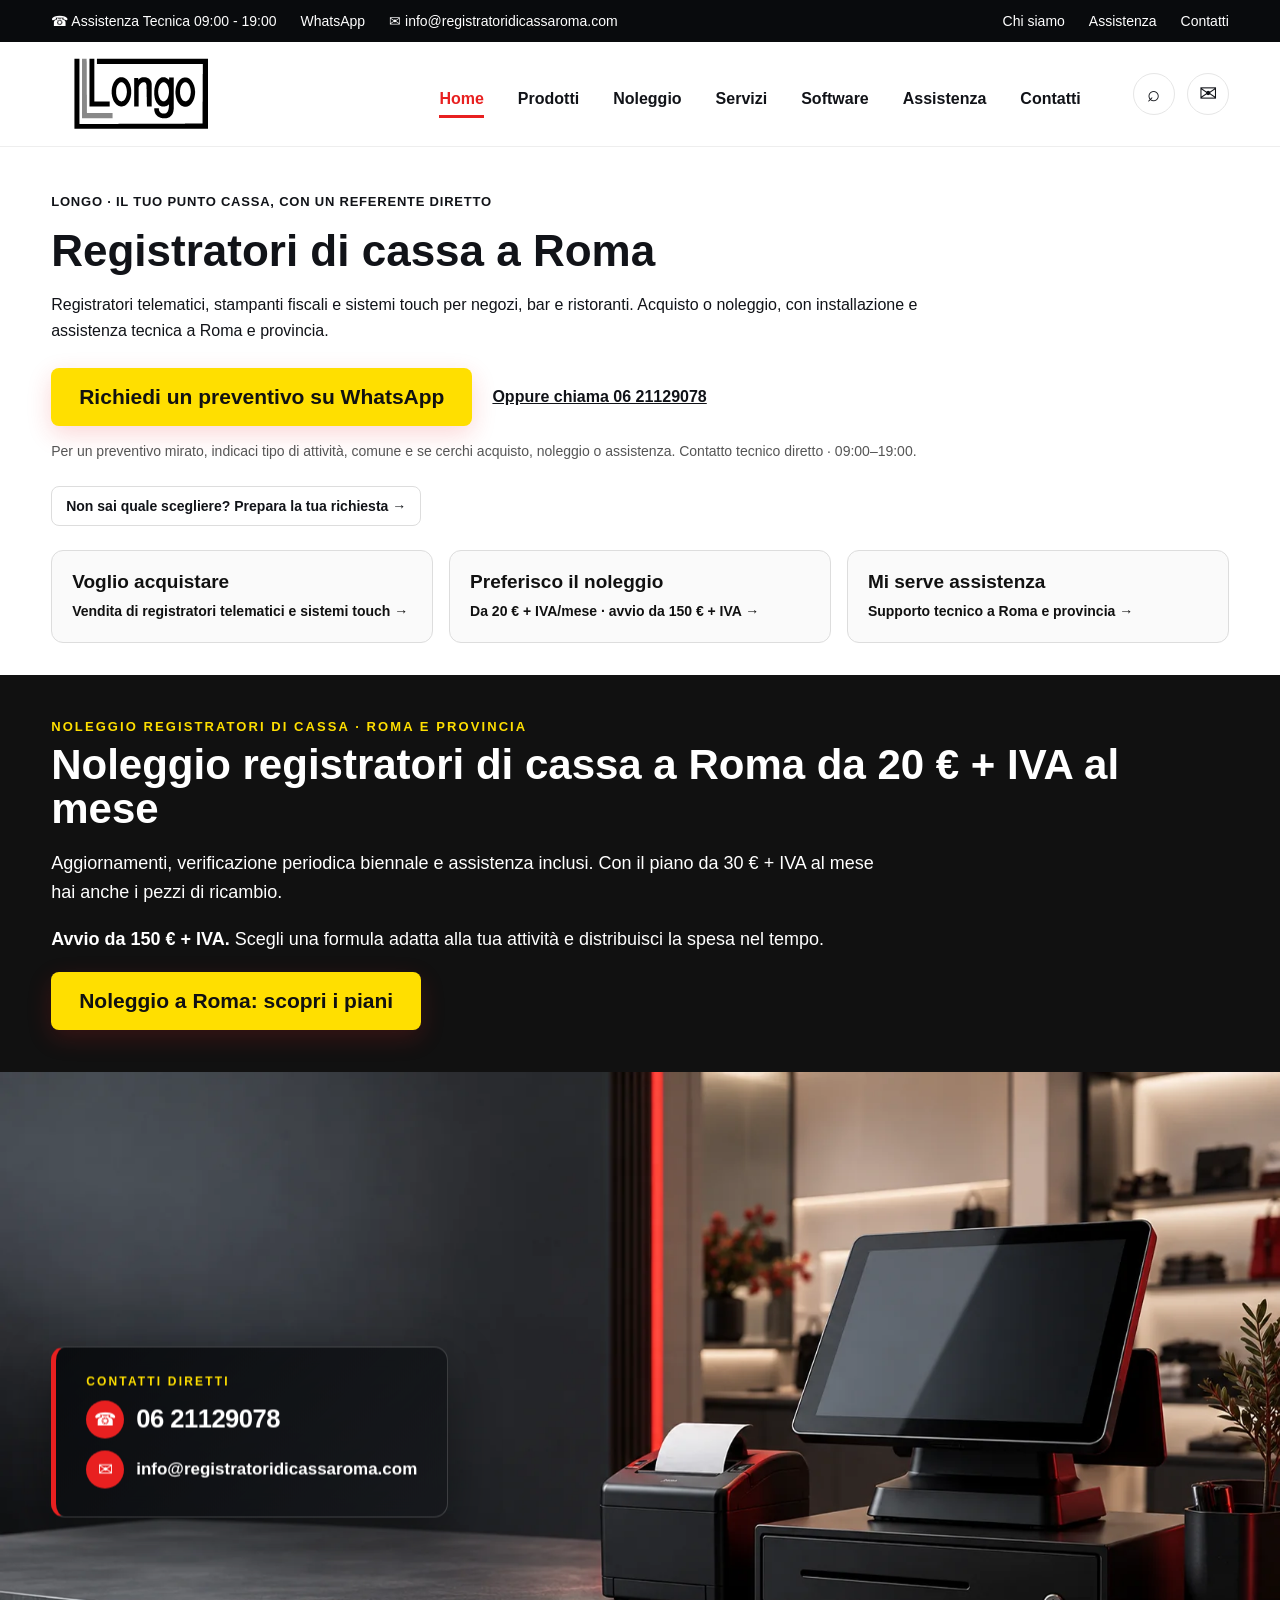
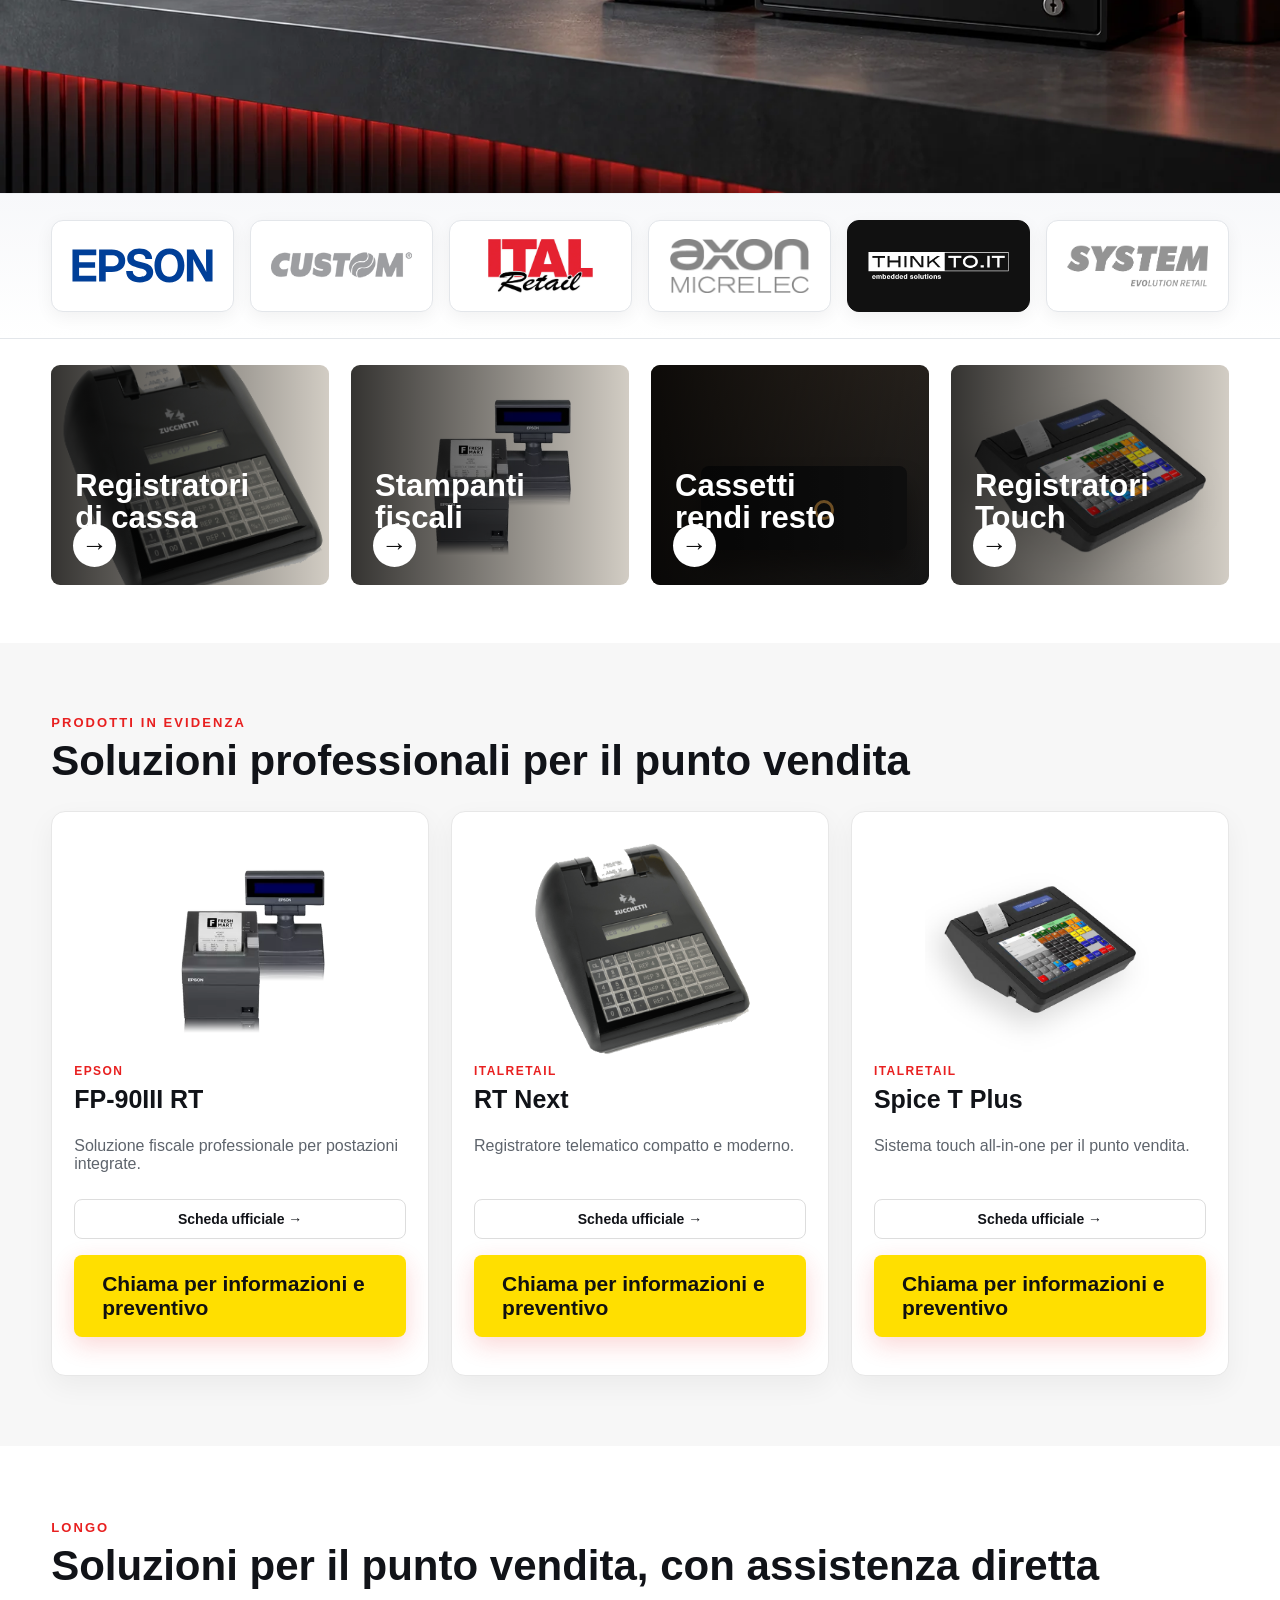
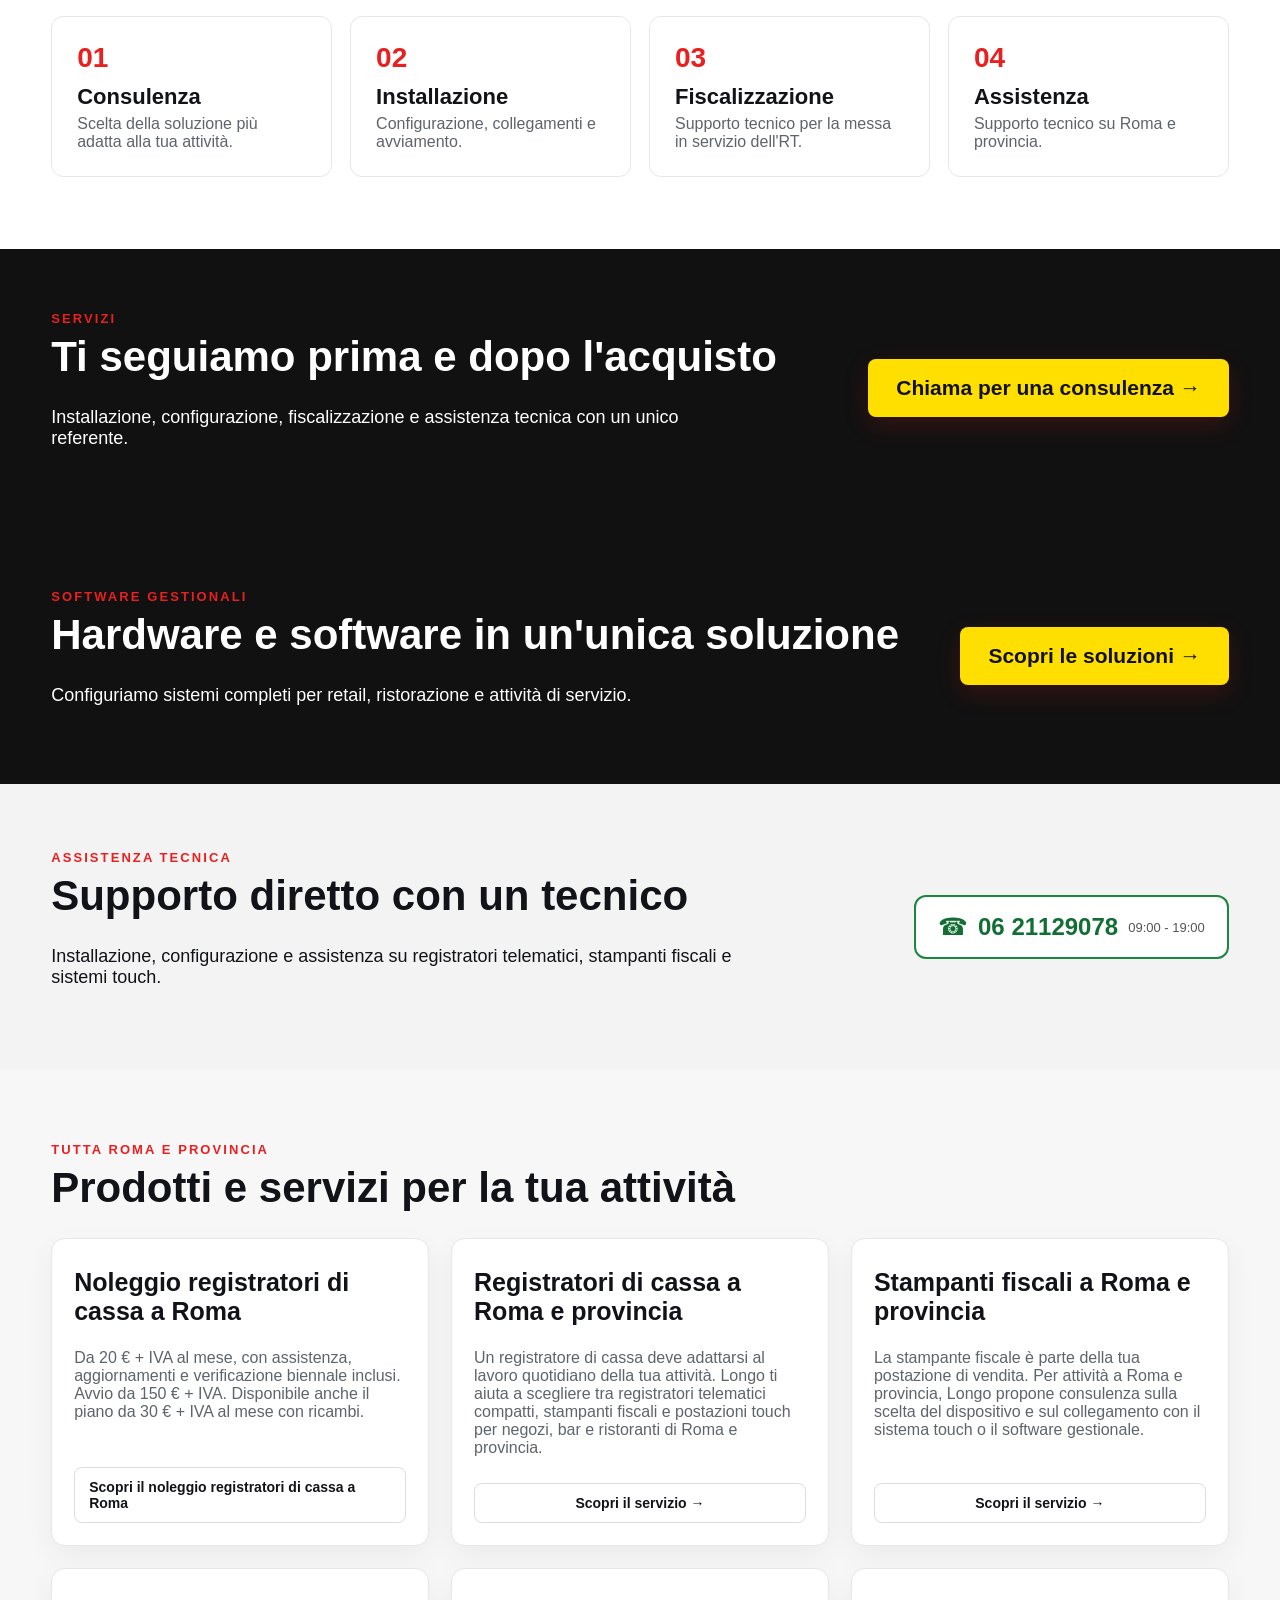
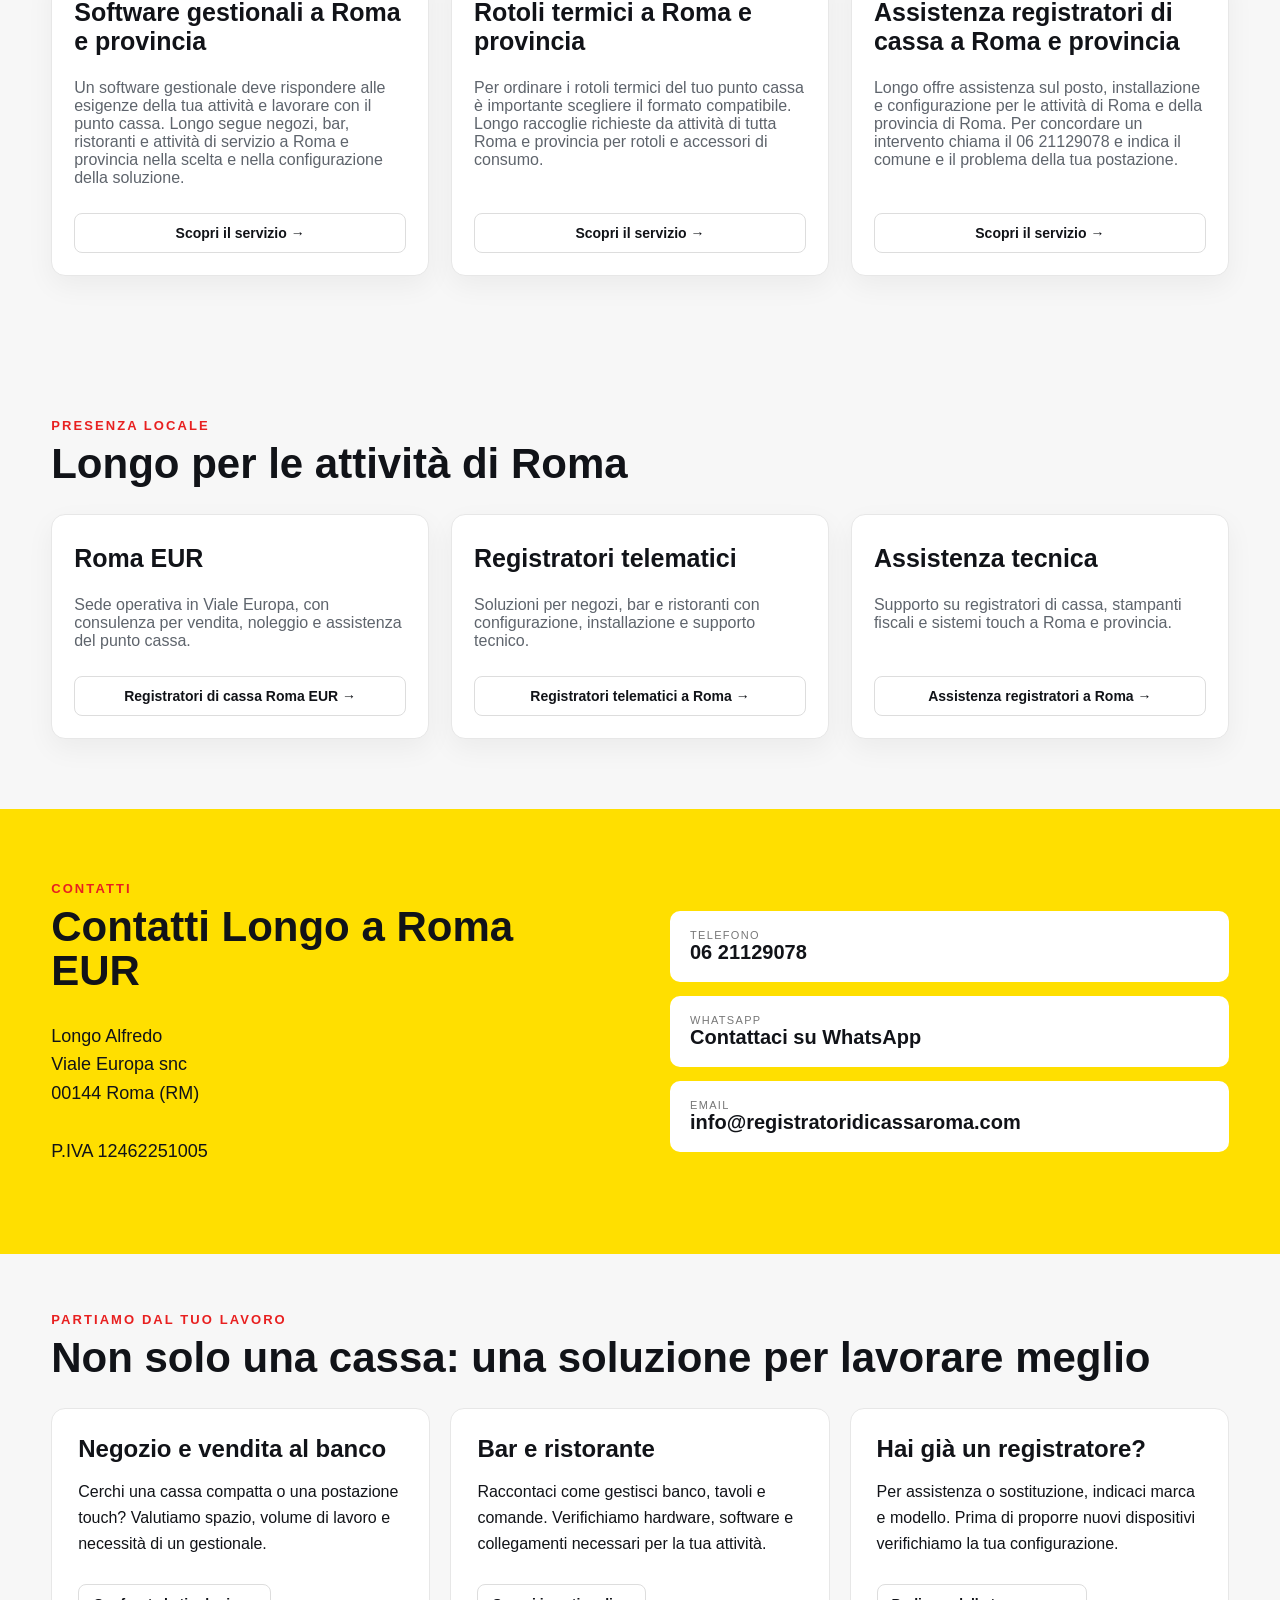
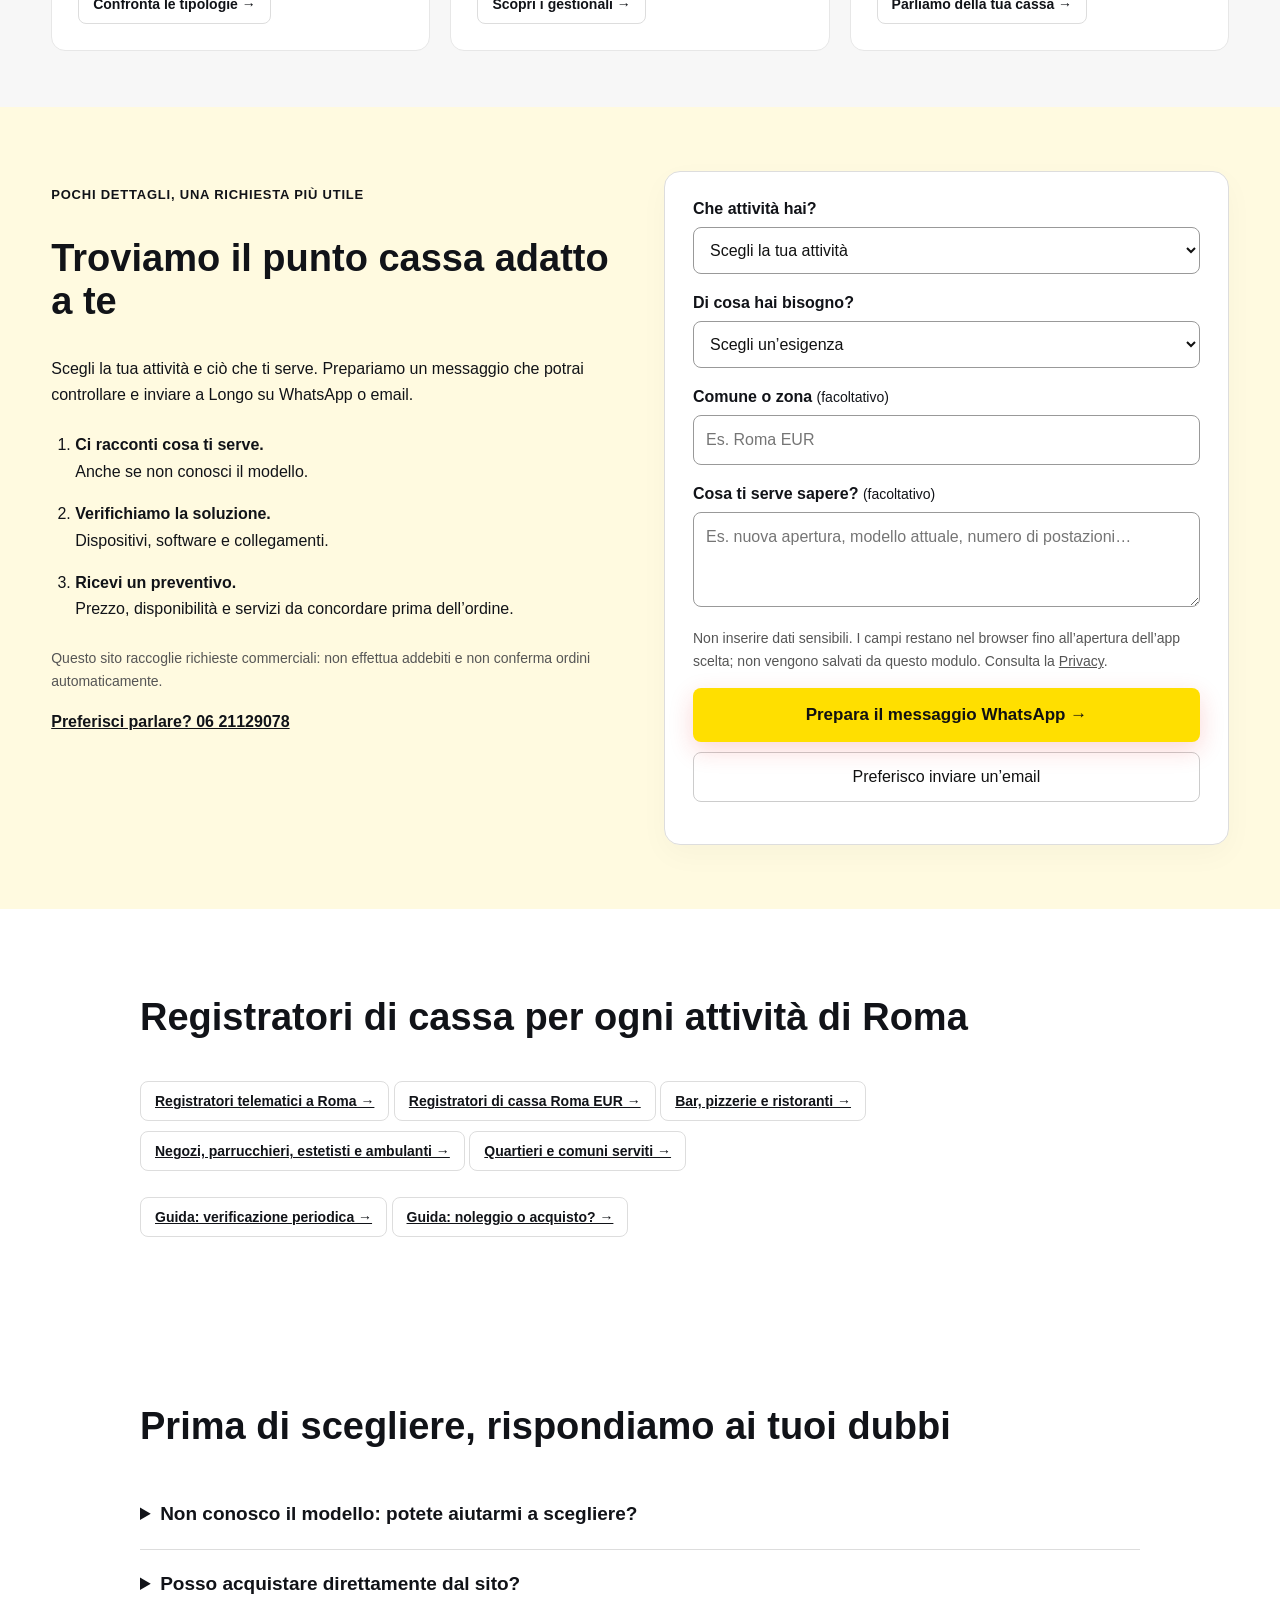
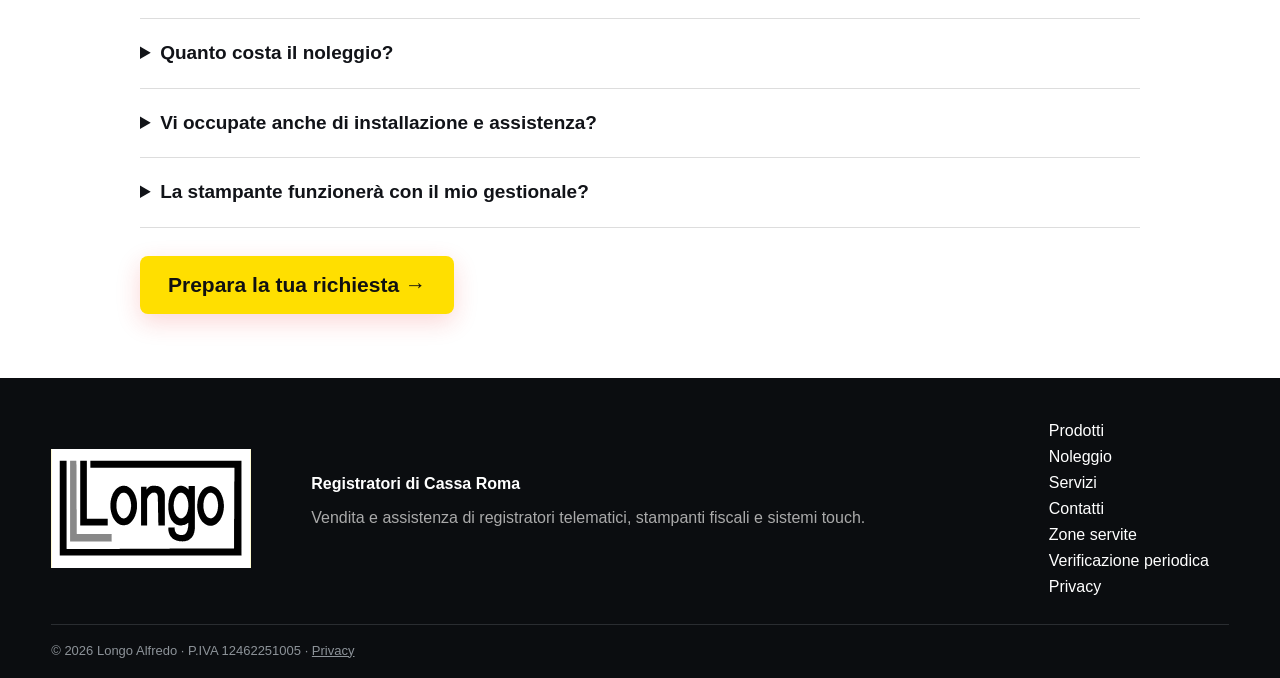
<file: index.html>
<!doctype html>
<html lang="it">
<head>
<meta name="msvalidate.01" content="5DB9C770A9223EB1EB8A5FD10476E5B2">
<meta charset="utf-8">
<meta name="google-site-verification" content="EjDtqdrqGURtgfpp-aBOwsDcFu8hNSsOMWtrEhRycDI">
<meta name="viewport" content="width=device-width,initial-scale=1">
<title>Registratori di cassa a Roma | Vendita, noleggio e assistenza | Longo</title>
<meta name="description" content="Registratori di cassa telematici a Roma per negozi, bar e ristoranti. Vendita, noleggio da 20 € + IVA/mese, installazione e assistenza tecnica con Longo.">
<meta name="robots" content="index,follow,max-image-preview:large">
<meta name="theme-color" content="#ffdf00">
<link rel="canonical" href="https://www.registratoridicassaroma.com/">
<link rel="icon" href="assets/logo-longo.svg" type="image/svg+xml">
<link rel="stylesheet" href="styles.css">
<meta property="og:type" content="website">
<meta property="og:locale" content="it_IT">
<meta property="og:title" content="Registratori di cassa a Roma | Vendita, noleggio e assistenza | Longo">
<meta property="og:description" content="Registratori telematici, sistemi touch, stampanti fiscali, installazione e assistenza tecnica su Roma e provincia.">
<meta property="og:url" content="https://www.registratoridicassaroma.com/">
<meta property="og:site_name" content="Longo Registratori di Cassa">

<script type="application/ld+json">{"@context":"https://schema.org","@type":"LocalBusiness","name":"Longo Registratori di Cassa","url":"https://www.registratoridicassaroma.com/","telephone":"+390621129078","email":"info@registratoridicassaroma.com","vatID":"IT12462251005","address":{"@type":"PostalAddress","streetAddress":"Viale Europa snc","postalCode":"00144","addressLocality":"Roma","addressRegion":"RM","addressCountry":"IT"},"areaServed":[{"@type":"City","name":"Roma"},{"@type":"AdministrativeArea","name":"Provincia di Roma"}],"@id":"https://www.registratoridicassaroma.com/#azienda","description":"Vendita, noleggio, installazione e assistenza di registratori di cassa telematici, stampanti fiscali e sistemi touch a Roma e provincia.","image":"https://www.registratoridicassaroma.com/assets/hero-home-2026-09-18.webp","logo":"https://www.registratoridicassaroma.com/assets/logo-longo.svg","priceRange":"€€","sameAs":["https://www.registratoridicassatouch.com/","https://www.registratoritelematici.it/"],"brand":[{"@type":"Brand","name":"Epson"},{"@type":"Brand","name":"Custom"},{"@type":"Brand","name":"ItalRetail"},{"@type":"Brand","name":"Axon Micrelec"},{"@type":"Brand","name":"Think To IT"},{"@type":"Brand","name":"System Retail"}],"makesOffer":[{"@type":"Offer","name":"Noleggio registratore di cassa telematico","url":"https://www.registratoridicassaroma.com/noleggio-registratori-di-cassa-roma.html","priceSpecification":{"@type":"UnitPriceSpecification","price":"20","priceCurrency":"EUR","unitText":"mese","valueAddedTaxIncluded":false}}]}</script><script type="application/ld+json">{"@context":"https://schema.org","@type":"FAQPage","mainEntity":[{"@type":"Question","name":"Non conosco il modello: potete aiutarmi a scegliere?","acceptedAnswer":{"@type":"Answer","text":"Sì. Partiamo dal tipo di attività, dallo spazio disponibile e dalle funzioni necessarie. Se hai già una cassa, indicaci marca e modello per verificare compatibilità e alternative."}},{"@type":"Question","name":"Posso acquistare direttamente dal sito?","acceptedAnswer":{"@type":"Answer","text":"Su questo sito puoi richiedere un preventivo. Prezzo, disponibilità, configurazione e servizi vengono confermati prima dell’ordine. Non ti viene richiesto un pagamento automatico dal modulo."}},{"@type":"Question","name":"Quanto costa il noleggio?","acceptedAnswer":{"@type":"Answer","text":"I piani pubblicati partono da 20 € + IVA al mese, con avvio da 150 € + IVA. È disponibile anche il piano da 30 € + IVA al mese con ricambi. Leggi inclusioni e condizioni dei piani e chiedi un preventivo per la tua attività."}},{"@type":"Question","name":"Vi occupate anche di installazione e assistenza?","acceptedAnswer":{"@type":"Answer","text":"Offriamo installazione, configurazione e assistenza tecnica a Roma e provincia. Zona, tempi di intervento e costi sono da concordare in base alla richiesta."}},{"@type":"Question","name":"La stampante funzionerà con il mio gestionale?","acceptedAnswer":{"@type":"Answer","text":"La compatibilità va verificata prima dell’acquisto: indicaci nome e versione del software, marca e modello della stampante e collegamenti disponibili. Non tutti i dispositivi sono intercambiabili."}}]}</script>
<meta property="og:image" content="https://www.registratoridicassaroma.com/assets/hero-home-2026-09-18.webp">
<meta property="og:image:type" content="image/webp">
<meta property="og:image:width" content="1672">
<meta property="og:image:height" content="942">
<meta property="og:image:alt" content="Sistema touch POS con stampante fiscale e cassetto portadenaro">
<meta name="twitter:card" content="summary_large_image">
<meta name="twitter:title" content="Registratori di cassa a Roma | Vendita, noleggio e assistenza | Longo">
<meta name="twitter:description" content="Registratori telematici, sistemi touch, stampanti fiscali, installazione e assistenza tecnica su Roma e provincia.">
<meta name="twitter:image" content="https://www.registratoridicassaroma.com/assets/hero-home-2026-09-18.webp">
<meta name="twitter:image:alt" content="Sistema touch POS con stampante fiscale e cassetto portadenaro">
</head>
<body id="home">
<a class="skip-link" href="#contenuto">Vai al contenuto</a>
<div class="topbar"><div class="container topbar-inner"><div class="top-left"><span>☎ Assistenza Tecnica 09:00 - 19:00</span><a href="https://wa.me/390621129078" target="_blank" rel="noopener">WhatsApp</a><a href="mailto:info@registratoridicassaroma.com">✉ info@registratoridicassaroma.com</a></div><div class="top-right"><a href="#azienda">Chi siamo</a><a href="#assistenza">Assistenza</a><a href="#contatti">Contatti</a></div></div></div>
<header class="header"><div class="container nav-row"><a class="logo" href="/" aria-label="Longo - Home"><img src="assets/logo-longo.svg" alt="Longo" width="180" height="108"></a><nav id="nav" aria-label="Navigazione principale"><a class="active" aria-current="page" href="#home">Home</a><a href="#prodotti">Prodotti</a><a href="noleggio-registratori-di-cassa-roma.html">Noleggio</a><a href="#servizi">Servizi</a><a href="#software">Software</a><a href="#assistenza">Assistenza</a><a href="#contatti">Contatti</a></nav><div class="nav-actions"><a href="#prodotti" aria-label="Vai ai prodotti">⌕</a><a href="#contatti" aria-label="Richiedi informazioni">✉</a></div><button id="menu" aria-label="Apri menu" aria-controls="nav" aria-expanded="false">☰</button></div></header>
<main id="contenuto">
<section class="container sales-intro" aria-labelledby="titolo-principale">
<p class="sales-kicker">LONGO · IL TUO PUNTO CASSA, CON UN REFERENTE DIRETTO</p>
<h1 id="titolo-principale">Registratori di cassa a Roma</h1>
<p>Registratori telematici, stampanti fiscali e sistemi touch per negozi, bar e ristoranti. Acquisto o noleggio, con installazione e assistenza tecnica a Roma e provincia.</p>
<div class="sales-actions"><a class="cta dark" href="https://wa.me/390621129078?text=Buongiorno%2C%20vorrei%20un%20preventivo%20per%20il%20punto%20cassa.%20La%20mia%20attivit%C3%A0%20%C3%A8%3A%20" target="_blank" rel="noopener">Richiedi un preventivo su WhatsApp</a><a class="sales-phone" href="tel:+390621129078">Oppure chiama 06 21129078</a></div>
<p class="sales-note">Per un preventivo mirato, indicaci tipo di attività, comune e se cerchi acquisto, noleggio o assistenza. Contatto tecnico diretto · 09:00–19:00.</p>
<a class="product-link" href="#preventivo-guidato">Non sai quale scegliere? Prepara la tua richiesta →</a>
<nav class="sales-paths" aria-label="Scegli il servizio"><a href="registratori-di-cassa-roma.html"><strong>Voglio acquistare</strong><span>Vendita di registratori telematici e sistemi touch →</span></a><a href="noleggio-registratori-di-cassa-roma.html"><strong>Preferisco il noleggio</strong><span>Da 20 € + IVA/mese · avvio da 150 € + IVA →</span></a><a href="assistenza-registratori-roma-provincia.html"><strong>Mi serve assistenza</strong><span>Supporto tecnico a Roma e provincia →</span></a></nav>
</section>
<section id="noleggio" class="rental-home"><div class="container"><div class="section-title"><span>NOLEGGIO REGISTRATORI DI CASSA · ROMA E PROVINCIA</span><h2>Noleggio registratori di cassa a Roma da 20 € + IVA al mese</h2></div><p>Aggiornamenti, verificazione periodica biennale e assistenza inclusi. Con il piano da 30 € + IVA al mese hai anche i pezzi di ricambio.</p><p><strong>Avvio da 150 € + IVA.</strong> Scegli una formula adatta alla tua attività e distribuisci la spesa nel tempo.</p><a class="cta dark" href="noleggio-registratori-di-cassa-roma.html">Noleggio a Roma: scopri i piani</a></div></section>
<section class="hero" style="background:#fff;overflow:hidden"><a href="#prodotti" aria-label="Scopri i nostri prodotti" style="display:block;width:100%"><img src="assets/hero-home-2026-09-18.webp" alt="Sistema touch POS con stampante fiscale e cassetto portadenaro" fetchpriority="high" decoding="async" style="display:block;width:100%;height:auto;max-width:none;object-fit:cover" width="1672" height="942"></a><div class="hero-contact-overlay" aria-label="Contatti rapidi"><span class="hero-contact-kicker">CONTATTI DIRETTI</span><a href="tel:+390621129078"><span class="hero-contact-icon" aria-hidden="true">☎</span><b>06 21129078</b></a><a class="hero-email" href="mailto:info@registratoridicassaroma.com"><span class="hero-contact-icon" aria-hidden="true">✉</span><b>info@registratoridicassaroma.com</b></a></div></section>
<section id="marchi" class="brand-strip" aria-label="Marchi trattati"><div class="container brands-row"><div class="brand-slot"><img src="assets/brand-epson-official.svg" alt="Epson" loading="lazy" decoding="async" width="300" height="74"></div><div class="brand-slot"><img src="assets/brand-custom-local.webp" alt="Custom" loading="lazy" decoding="async" style="object-fit:cover;object-position:center 51%" width="220" height="198"></div><div class="brand-slot"><img src="assets/brand-italretail.jpg" alt="Italretail" loading="lazy" decoding="async" width="588" height="303"></div><div class="brand-slot"><img src="assets/brand-axon-local.webp" alt="Axon Micrelec" loading="lazy" decoding="async" width="294" height="114"></div><div class="brand-slot think"><img src="assets/brand-thinktoit-local.webp" alt="Think To IT" loading="lazy" decoding="async" width="256" height="48"></div><div class="brand-slot"><img src="assets/brand-systemretail.png" alt="System Retail" loading="lazy" decoding="async" width="383" height="131"></div></div></section>
<section id="prodotti" class="categories"><div class="container category-grid"><a class="category-card" href="registratori-di-cassa-roma.html"><img src="assets/product-italretail-next.webp" alt="Registratore di cassa telematico ItalRetail RT Next" loading="lazy" decoding="async" width="310" height="310"><div class="shade"></div><h2>Registratori<br>di cassa</h2><span>→</span></a><a class="category-card" href="stampanti-fiscali-roma.html"><img src="assets/product-epson-fp90iii.webp" alt="Stampante fiscale Epson FP-90III RT" loading="lazy" decoding="async" width="527" height="388"><div class="shade"></div><h2>Stampanti<br>fiscali</h2><span>→</span></a><a class="category-card dark-card" href="registratori-di-cassa-roma.html"><div class="drawer-art"></div><div class="shade"></div><h2>Cassetti<br>rendi resto</h2><span>→</span></a><a class="category-card" href="software-gestionali-roma.html"><img src="assets/product-italretail-spice.webp" alt="Sistema touch ItalRetail Spice T Plus" loading="lazy" decoding="async" width="310" height="310"><div class="shade"></div><h2>Registratori<br>Touch</h2><span>→</span></a></div></section>
<section id="modelli" class="products-section"><div class="container"><div class="section-title"><span>PRODOTTI IN EVIDENZA</span><h2>Soluzioni professionali per il punto vendita</h2></div><div class="product-grid"><article><img src="assets/product-epson-fp90iii.webp" alt="Epson FP-90III RT" loading="lazy" decoding="async" width="527" height="388"><b>EPSON</b><h3>FP-90III RT</h3><p>Soluzione fiscale professionale per postazioni integrate.</p><a class="product-link" href="https://www.epson.it/it_IT/prodotti/stampanti/stampanti-pos/stampanti-pos/stampante-pos-(tm)/epson-fp-90iii-rt-(012je):-italy-fiscal,-ps,-lcd,-80mm,-k23,-e-rec,edg,ref/p/26830" target="_blank" rel="noopener">Scheda ufficiale →</a><p><a class="cta dark" href="tel:+390621129078">Chiama per informazioni e preventivo</a></p></article><article><img src="assets/product-italretail-next.webp" alt="ItalRetail RT Next" loading="lazy" decoding="async" width="310" height="310"><b>ITALRETAIL</b><h3>RT Next</h3><p>Registratore telematico compatto e moderno.</p><a class="product-link" href="https://italretail.it/it/prodotti/registratori-telematici/" target="_blank" rel="noopener">Scheda ufficiale →</a><p><a class="cta dark" href="tel:+390621129078">Chiama per informazioni e preventivo</a></p></article><article><img src="assets/product-italretail-spice.webp" alt="ItalRetail Spice T Plus" loading="lazy" decoding="async" width="310" height="310"><b>ITALRETAIL</b><h3>Spice T Plus</h3><p>Sistema touch all-in-one per il punto vendita.</p><a class="product-link" href="https://italretail.it/it/prodotti/sistemi-evoluti-di-punto-cassa/spice-t-plus/" target="_blank" rel="noopener">Scheda ufficiale →</a><p><a class="cta dark" href="tel:+390621129078">Chiama per informazioni e preventivo</a></p></article></div></div></section>
<section id="azienda" class="services"><div class="container"><div class="section-title"><span>LONGO</span><h2>Soluzioni per il punto vendita, con assistenza diretta</h2></div><div class="service-grid"><article><b>01</b><h3>Consulenza</h3><p>Scelta della soluzione più adatta alla tua attività.</p></article><article><b>02</b><h3>Installazione</h3><p>Configurazione, collegamenti e avviamento.</p></article><article><b>03</b><h3>Fiscalizzazione</h3><p>Supporto tecnico per la messa in servizio dell'RT.</p></article><article><b>04</b><h3>Assistenza</h3><p>Supporto tecnico su Roma e provincia.</p></article></div></div></section>
<section id="servizi" class="software"><div class="container split"><div><span>SERVIZI</span><h2>Ti seguiamo prima e dopo l'acquisto</h2><p>Installazione, configurazione, fiscalizzazione e assistenza tecnica con un unico referente.</p></div><a class="cta dark" href="tel:+390621129078">Chiama per una consulenza →</a></div></section>
<section id="software" class="software"><div class="container split"><div><span>SOFTWARE GESTIONALI</span><h2>Hardware e software in un'unica soluzione</h2><p>Configuriamo sistemi completi per retail, ristorazione e attività di servizio.</p></div><a class="cta dark" href="software-gestionali-roma.html">Scopri le soluzioni →</a></div></section>
<section id="assistenza" class="assistance"><div class="container split"><div><span>ASSISTENZA TECNICA</span><h2>Supporto diretto con un tecnico</h2><p>Installazione, configurazione e assistenza su registratori telematici, stampanti fiscali e sistemi touch.</p></div><a class="phone-card" href="tel:+390621129078">☎ <b>06 21129078</b><small>09:00 - 19:00</small></a></div></section>
<section class="products-section" id="soluzioni-roma"><div class="container"><div class="section-title"><span>TUTTA ROMA E PROVINCIA</span><h2>Prodotti e servizi per la tua attività</h2></div><div class="product-grid"><article><h3>Noleggio registratori di cassa a Roma</h3><p>Da 20 € + IVA al mese, con assistenza, aggiornamenti e verificazione biennale inclusi. Avvio da 150 € + IVA. Disponibile anche il piano da 30 € + IVA al mese con ricambi.</p><a class="product-link" href="noleggio-registratori-di-cassa-roma.html">Scopri il noleggio registratori di cassa a Roma</a></article><article><h3>Registratori di cassa a Roma e provincia</h3><p>Un registratore di cassa deve adattarsi al lavoro quotidiano della tua attività. Longo ti aiuta a scegliere tra registratori telematici compatti, stampanti fiscali e postazioni touch per negozi, bar e ristoranti di Roma e provincia.</p><a class="product-link" href="registratori-di-cassa-roma.html">Scopri il servizio →</a></article><article><h3>Stampanti fiscali a Roma e provincia</h3><p>La stampante fiscale è parte della tua postazione di vendita. Per attività a Roma e provincia, Longo propone consulenza sulla scelta del dispositivo e sul collegamento con il sistema touch o il software gestionale.</p><a class="product-link" href="stampanti-fiscali-roma.html">Scopri il servizio →</a></article><article><h3>Software gestionali a Roma e provincia</h3><p>Un software gestionale deve rispondere alle esigenze della tua attività e lavorare con il punto cassa. Longo segue negozi, bar, ristoranti e attività di servizio a Roma e provincia nella scelta e nella configurazione della soluzione.</p><a class="product-link" href="software-gestionali-roma.html">Scopri il servizio →</a></article><article><h3>Rotoli termici a Roma e provincia</h3><p>Per ordinare i rotoli termici del tuo punto cassa è importante scegliere il formato compatibile. Longo raccoglie richieste da attività di tutta Roma e provincia per rotoli e accessori di consumo.</p><a class="product-link" href="rotoli-termici-roma.html">Scopri il servizio →</a></article><article><h3>Assistenza registratori di cassa a Roma e provincia</h3><p>Longo offre assistenza sul posto, installazione e configurazione per le attività di Roma e della provincia di Roma. Per concordare un intervento chiama il 06 21129078 e indica il comune e il problema della tua postazione.</p><a class="product-link" href="assistenza-registratori-roma-provincia.html">Scopri il servizio →</a></article></div></div></section>
<section class="products-section" id="presenza-locale"><div class="container"><div class="section-title"><span>PRESENZA LOCALE</span><h2>Longo per le attività di Roma</h2></div><div class="product-grid"><article><h3>Roma EUR</h3><p>Sede operativa in Viale Europa, con consulenza per vendita, noleggio e assistenza del punto cassa.</p><a class="product-link" href="registratori-di-cassa-roma-eur.html">Registratori di cassa Roma EUR →</a></article><article><h3>Registratori telematici</h3><p>Soluzioni per negozi, bar e ristoranti con configurazione, installazione e supporto tecnico.</p><a class="product-link" href="registratori-telematici-roma.html">Registratori telematici a Roma →</a></article><article><h3>Assistenza tecnica</h3><p>Supporto su registratori di cassa, stampanti fiscali e sistemi touch a Roma e provincia.</p><a class="product-link" href="assistenza-registratori-roma-provincia.html">Assistenza registratori a Roma →</a></article></div></div></section><section id="contatti" class="contact"><div class="container contact-grid"><div><span>CONTATTI</span><h2>Contatti Longo a Roma EUR</h2><p>Longo Alfredo<br>Viale Europa snc<br>00144 Roma (RM)<br><br>P.IVA 12462251005</p></div><div class="contact-cards"><a href="tel:+390621129078"><small>TELEFONO</small><b>06 21129078</b></a><a href="https://wa.me/390621129078" target="_blank" rel="noopener"><small>WHATSAPP</small><b>Contattaci su WhatsApp</b></a><a href="mailto:info@registratoridicassaroma.com"><small>EMAIL</small><b>info@registratoridicassaroma.com</b></a></div></div></section>
<section class="buying-guide" aria-labelledby="guida-titolo"><div class="container"><div class="section-title"><span>PARTIAMO DAL TUO LAVORO</span><h2 id="guida-titolo">Non solo una cassa: una soluzione per lavorare meglio</h2></div><div class="buying-grid"><article><h3>Negozio e vendita al banco</h3><p>Cerchi una cassa compatta o una postazione touch? Valutiamo spazio, volume di lavoro e necessità di un gestionale.</p><a class="product-link" href="registratori-di-cassa-roma.html">Confronta le tipologie →</a></article><article><h3>Bar e ristorante</h3><p>Raccontaci come gestisci banco, tavoli e comande. Verifichiamo hardware, software e collegamenti necessari per la tua attività.</p><a class="product-link" href="software-gestionali-roma.html">Scopri i gestionali →</a></article><article><h3>Hai già un registratore?</h3><p>Per assistenza o sostituzione, indicaci marca e modello. Prima di proporre nuovi dispositivi verifichiamo la tua configurazione.</p><a class="product-link" href="assistenza-registratori-roma-provincia.html">Parliamo della tua cassa →</a></article></div></div></section>
<section id="preventivo-guidato" class="quote-section" aria-labelledby="preventivo-titolo"><div class="container quote-layout"><div><p class="sales-kicker">POCHI DETTAGLI, UNA RICHIESTA PIÙ UTILE</p><h2 id="preventivo-titolo">Troviamo il punto cassa adatto a te</h2><p>Scegli la tua attività e ciò che ti serve. Prepariamo un messaggio che potrai controllare e inviare a Longo su WhatsApp o email.</p><ol class="quote-steps"><li><strong>Ci racconti cosa ti serve.</strong> Anche se non conosci il modello.</li><li><strong>Verifichiamo la soluzione.</strong> Dispositivi, software e collegamenti.</li><li><strong>Ricevi un preventivo.</strong> Prezzo, disponibilità e servizi da concordare prima dell’ordine.</li></ol><p class="sales-note">Questo sito raccoglie richieste commerciali: non effettua addebiti e non conferma ordini automaticamente.</p><p><a class="sales-phone" href="tel:+390621129078">Preferisci parlare? 06 21129078</a></p></div><form id="quote-form" class="quote-form"><label for="quote-business">Che attività hai?</label><select id="quote-business" name="business" required><option value="">Scegli la tua attività</option><option>Negozio</option><option>Bar</option><option>Ristorante o pizzeria</option><option>Altra attività</option></select><label for="quote-need">Di cosa hai bisogno?</label><select id="quote-need" name="need" required><option value="">Scegli un’esigenza</option><option>Acquistare un registratore di cassa</option><option>Noleggiare un registratore di cassa</option><option>Sistema touch con gestionale</option><option>Stampante fiscale</option><option>Assistenza o sostituzione</option><option>Non so ancora: vorrei un consiglio</option></select><label for="quote-town">Comune o zona <span>(facoltativo)</span></label><input id="quote-town" name="town" maxlength="80" placeholder="Es. Roma EUR" autocomplete="address-level2"><label for="quote-notes">Cosa ti serve sapere? <span>(facoltativo)</span></label><textarea id="quote-notes" name="notes" rows="3" maxlength="500" placeholder="Es. nuova apertura, modello attuale, numero di postazioni…"></textarea><p class="sales-note">Non inserire dati sensibili. I campi restano nel browser fino all’apertura dell’app scelta; non vengono salvati da questo modulo. Consulta la <a href="privacy.html">Privacy</a>.</p><button class="cta dark" type="submit">Prepara il messaggio WhatsApp →</button><button class="quote-email" type="submit" name="channel" value="email">Preferisco inviare un’email</button><p id="quote-status" role="status"></p><noscript><p>Per preparare il messaggio serve JavaScript. Puoi comunque <a href="mailto:info@registratoridicassaroma.com">scriverci un’email</a> o chiamare il 06 21129078.</p></noscript></form></div></section>
<section class="buying-faq container" aria-labelledby="settori-titolo"><h2 id="settori-titolo">Registratori di cassa per ogni attività di Roma</h2><p><a class="product-link" href="registratori-telematici-roma.html">Registratori telematici a Roma →</a> <a class="product-link" href="registratori-di-cassa-roma-eur.html">Registratori di cassa Roma EUR →</a> <a class="product-link" href="registratori-di-cassa-bar-ristoranti-roma.html">Bar, pizzerie e ristoranti →</a> <a class="product-link" href="registratori-di-cassa-negozi-roma.html">Negozi, parrucchieri, estetisti e ambulanti →</a> <a class="product-link" href="zone-servite-roma-provincia.html">Quartieri e comuni serviti →</a></p><p><a class="product-link" href="verificazione-periodica-registratore-telematico-roma.html">Guida: verificazione periodica →</a> <a class="product-link" href="noleggio-o-acquisto-registratore-di-cassa.html">Guida: noleggio o acquisto? →</a></p></section>
<section class="buying-faq container" aria-labelledby="faq-titolo"><h2 id="faq-titolo">Prima di scegliere, rispondiamo ai tuoi dubbi</h2><details><summary>Non conosco il modello: potete aiutarmi a scegliere?</summary><p>Sì. Partiamo dal tipo di attività, dallo spazio disponibile e dalle funzioni necessarie. Se hai già una cassa, indicaci marca e modello per verificare compatibilità e alternative.</p></details><details><summary>Posso acquistare direttamente dal sito?</summary><p>Su questo sito puoi richiedere un preventivo. Prezzo, disponibilità, configurazione e servizi vengono confermati prima dell’ordine. Non ti viene richiesto un pagamento automatico dal modulo.</p></details><details><summary>Quanto costa il noleggio?</summary><p>I piani pubblicati partono da 20 € + IVA al mese, con avvio da 150 € + IVA. È disponibile anche il piano da 30 € + IVA al mese con ricambi. <a href="noleggio-registratori-di-cassa-roma.html">Leggi inclusioni e condizioni dei piani</a> e chiedi un preventivo per la tua attività.</p></details><details><summary>Vi occupate anche di installazione e assistenza?</summary><p>Offriamo installazione, configurazione e assistenza tecnica a Roma e provincia. Zona, tempi di intervento e costi sono da concordare in base alla richiesta.</p></details><details><summary>La stampante funzionerà con il mio gestionale?</summary><p>La compatibilità va verificata prima dell’acquisto: indicaci nome e versione del software, marca e modello della stampante e collegamenti disponibili. Non tutti i dispositivi sono intercambiabili.</p></details><a class="cta dark" href="#preventivo-guidato">Prepara la tua richiesta →</a></section>
</main>
<footer><div class="container footer-row"><img src="assets/logo-longo.svg" alt="Longo" loading="lazy" decoding="async" width="1024" height="613"><div><b>Registratori di Cassa Roma</b><p>Vendita e assistenza di registratori telematici, stampanti fiscali e sistemi touch.</p></div><div><a href="#prodotti">Prodotti</a><a href="noleggio-registratori-di-cassa-roma.html">Noleggio</a><a href="#servizi">Servizi</a><a href="#contatti">Contatti</a><a href="zone-servite-roma-provincia.html">Zone servite</a><a href="verificazione-periodica-registratore-telematico-roma.html">Verificazione periodica</a><a href="privacy.html">Privacy</a></div></div><div class="container copyright">© 2026 Longo Alfredo · P.IVA 12462251005 · <a href="privacy.html">Privacy</a></div></footer>
<div class="sales-mobile" role="group" aria-label="Contatta Longo"><a href="tel:+390621129078">☎ Chiama ora</a><a href="https://wa.me/390621129078?text=Buongiorno%2C%20vorrei%20informazioni%20sui%20registratori%20di%20cassa%20a%20Roma." target="_blank" rel="noopener">Scrivi su WhatsApp</a></div>
<script src="script.js"></script>
</body>
</html>
</file>
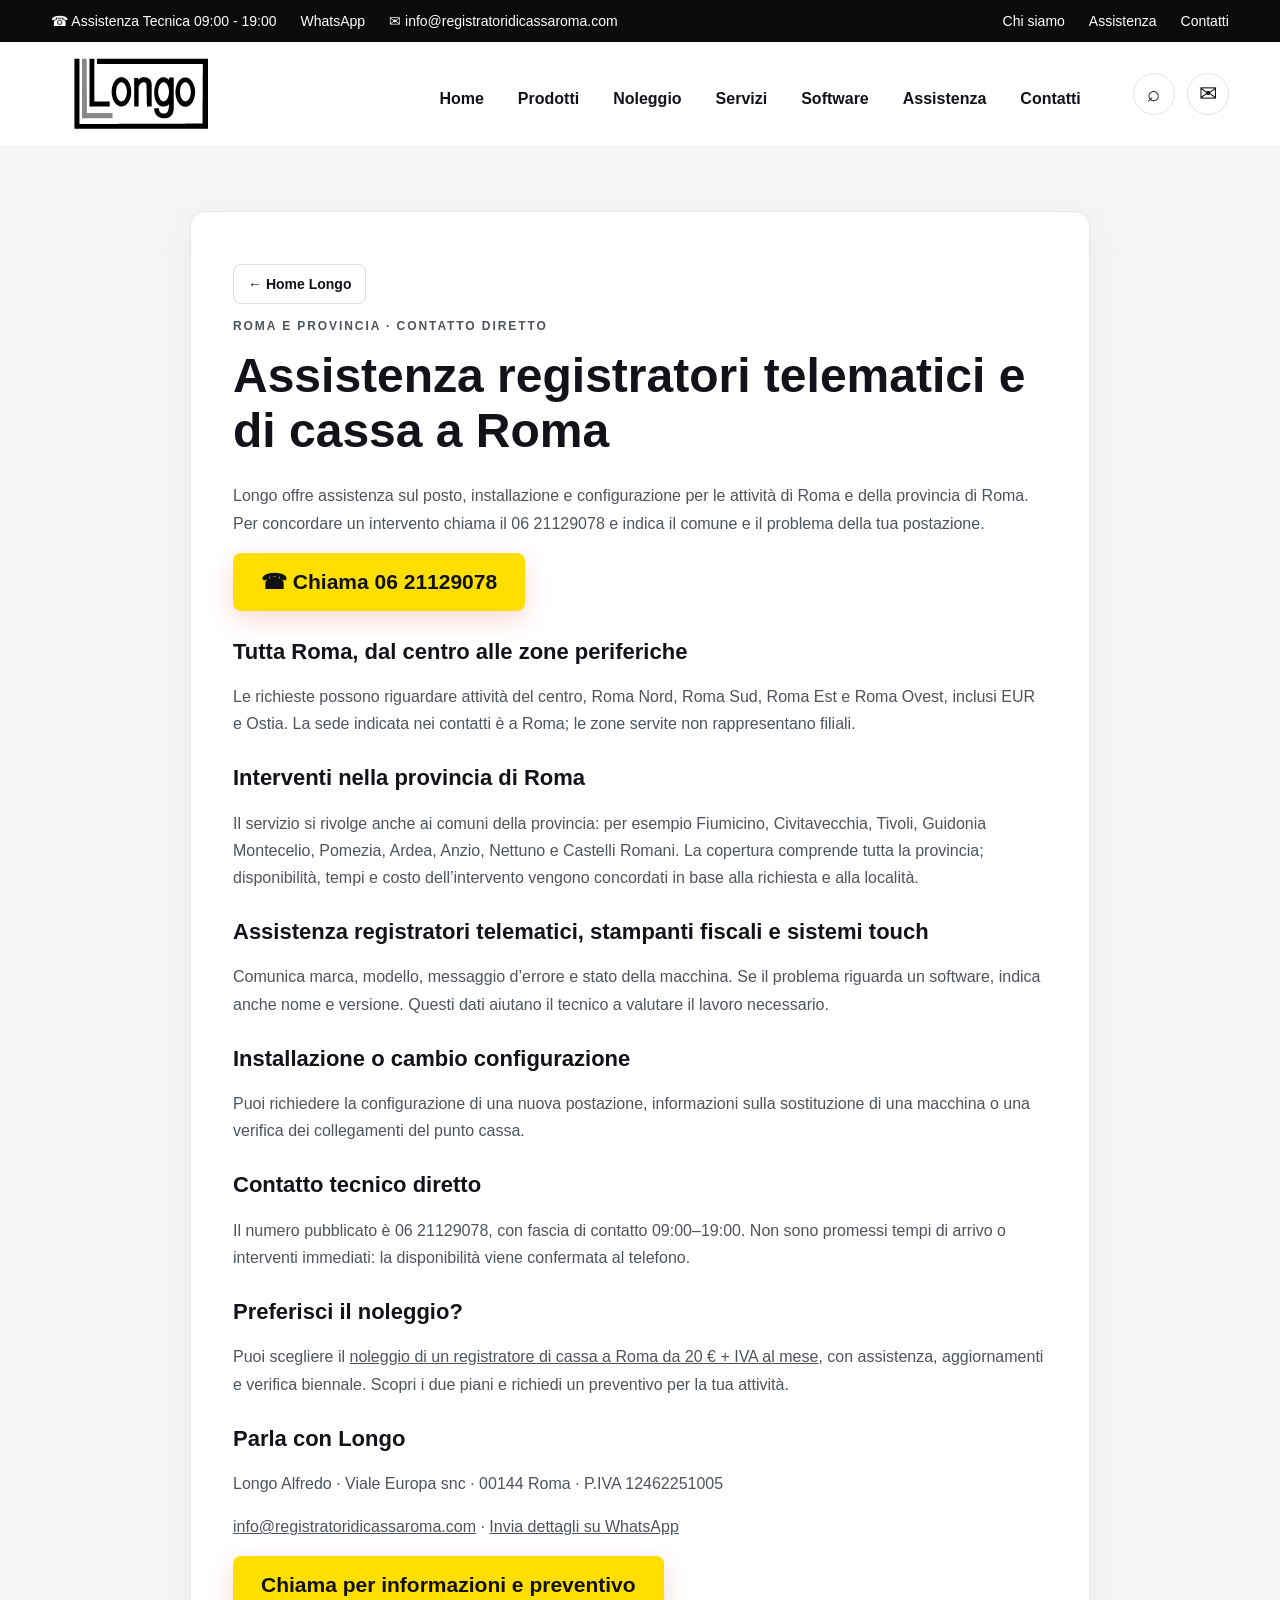
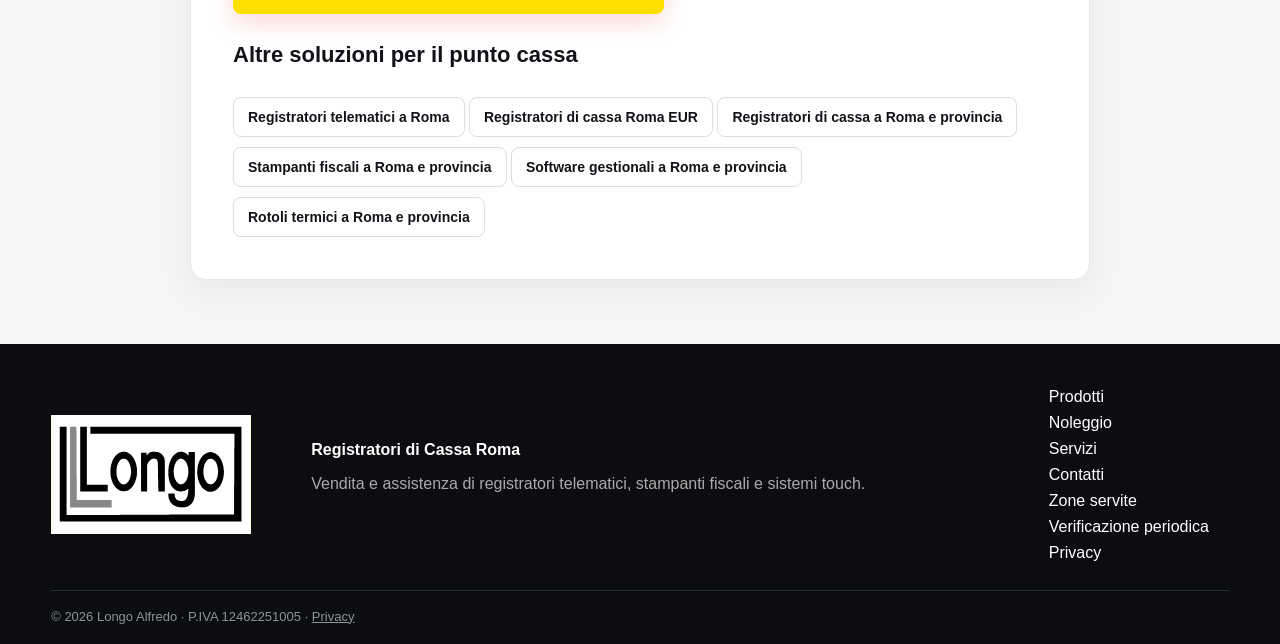
<file: assistenza-registratori-roma-provincia.html>
<!doctype html><html lang="it"><head><meta charset="utf-8"><meta name="viewport" content="width=device-width,initial-scale=1"><title>Assistenza registratori telematici e di cassa Roma | Longo</title><meta name="description" content="Assistenza registratori telematici e di cassa a Roma e provincia: installazione, configurazione e supporto tecnico Longo. Chiama 06 21129078."><meta name="robots" content="index,follow,max-image-preview:large"><link rel="canonical" href="https://www.registratoridicassaroma.com/assistenza-registratori-roma-provincia.html"><link rel="icon" href="assets/logo-longo.svg" type="image/svg+xml"><link rel="stylesheet" href="styles.css"><meta property="og:type" content="website"><meta property="og:locale" content="it_IT"><meta property="og:title" content="Assistenza registratori di cassa a Roma e provincia | Longo"><meta property="og:description" content="Assistenza tecnica, installazione e configurazione del punto cassa in tutta Roma e provincia. Contatta Longo al 06 21129078, dalle 09:00 alle 19:00."><meta property="og:url" content="https://www.registratoridicassaroma.com/assistenza-registratori-roma-provincia.html"><script type="application/ld+json">{"@context":"https://schema.org","@type":"Service","name":"Assistenza registratori di cassa a Roma e provincia","url":"https://www.registratoridicassaroma.com/assistenza-registratori-roma-provincia.html","description":"Assistenza tecnica, installazione e configurazione del punto cassa in tutta Roma e provincia. Contatta Longo al 06 21129078, dalle 09:00 alle 19:00.","areaServed":["Roma","Provincia di Roma"],"provider":{"@type":"LocalBusiness","name":"Longo Registratori di Cassa","url":"https://www.registratoridicassaroma.com/","telephone":"+390621129078","address":{"@type":"PostalAddress","streetAddress":"Viale Europa snc","postalCode":"00144","addressLocality":"Roma","addressCountry":"IT"}}}</script><script type="application/ld+json">{"@context":"https://schema.org","@type":"BreadcrumbList","itemListElement":[{"@type":"ListItem","position":1,"name":"Home","item":"https://www.registratoridicassaroma.com/"},{"@type":"ListItem","position":2,"name":"Assistenza registratori di cassa a Roma e provincia","item":"https://www.registratoridicassaroma.com/assistenza-registratori-roma-provincia.html"}]}</script><meta property="og:site_name" content="Longo Registratori di Cassa">
<meta property="og:image" content="https://www.registratoridicassaroma.com/assets/hero-home-2026-09-18.webp">
<meta property="og:image:type" content="image/webp">
<meta property="og:image:width" content="1672">
<meta property="og:image:height" content="942">
<meta property="og:image:alt" content="Sistema touch POS con stampante fiscale e cassetto portadenaro">
<meta name="twitter:card" content="summary_large_image">
<meta name="twitter:title" content="Assistenza registratori di cassa a Roma e provincia | Longo">
<meta name="twitter:description" content="Assistenza tecnica, installazione e configurazione del punto cassa in tutta Roma e provincia. Contatta Longo al 06 21129078, dalle 09:00 alle 19:00.">
<meta name="twitter:image" content="https://www.registratoridicassaroma.com/assets/hero-home-2026-09-18.webp">
<meta name="twitter:image:alt" content="Sistema touch POS con stampante fiscale e cassetto portadenaro">
</head><body>
<a class="skip-link" href="#contenuto">Vai al contenuto</a>
<div class="topbar"><div class="container topbar-inner"><div class="top-left"><span>☎ Assistenza Tecnica 09:00 - 19:00</span><a href="https://wa.me/390621129078" target="_blank" rel="noopener">WhatsApp</a><a href="mailto:info@registratoridicassaroma.com">✉ info@registratoridicassaroma.com</a></div><div class="top-right"><a href="/#azienda">Chi siamo</a><a href="/#assistenza">Assistenza</a><a href="/#contatti">Contatti</a></div></div></div>
<header class="header"><div class="container nav-row"><a class="logo" href="/" aria-label="Longo - Home"><img src="assets/logo-longo.svg" alt="Longo" width="180" height="108"></a><nav id="nav" aria-label="Navigazione principale"><a href="/">Home</a><a href="/#prodotti">Prodotti</a><a href="noleggio-registratori-di-cassa-roma.html">Noleggio</a><a href="/#servizi">Servizi</a><a href="/#software">Software</a><a href="/#assistenza">Assistenza</a><a href="/#contatti">Contatti</a></nav><div class="nav-actions"><a href="/#prodotti" aria-label="Vai ai prodotti">⌕</a><a href="/#contatti" aria-label="Richiedi informazioni">✉</a></div><button id="menu" aria-label="Apri menu" aria-controls="nav" aria-expanded="false">☰</button></div></header>
<main id="contenuto"><section class="legal-page"><div class="container legal-card"><a class="product-link" href="/">← Home Longo</a><p class="legal-kicker">ROMA E PROVINCIA · CONTATTO DIRETTO</p><h1>Assistenza registratori telematici e di cassa a Roma</h1><p>Longo offre assistenza sul posto, installazione e configurazione per le attività di Roma e della provincia di Roma. Per concordare un intervento chiama il 06 21129078 e indica il comune e il problema della tua postazione.</p><a class="cta dark" href="tel:+390621129078">☎ Chiama 06 21129078</a><h2>Tutta Roma, dal centro alle zone periferiche</h2><p>Le richieste possono riguardare attività del centro, Roma Nord, Roma Sud, Roma Est e Roma Ovest, inclusi EUR e Ostia. La sede indicata nei contatti è a Roma; le zone servite non rappresentano filiali.</p><h2>Interventi nella provincia di Roma</h2><p>Il servizio si rivolge anche ai comuni della provincia: per esempio Fiumicino, Civitavecchia, Tivoli, Guidonia Montecelio, Pomezia, Ardea, Anzio, Nettuno e Castelli Romani. La copertura comprende tutta la provincia; disponibilità, tempi e costo dell’intervento vengono concordati in base alla richiesta e alla località.</p><h2>Assistenza registratori telematici, stampanti fiscali e sistemi touch</h2><p>Comunica marca, modello, messaggio d’errore e stato della macchina. Se il problema riguarda un software, indica anche nome e versione. Questi dati aiutano il tecnico a valutare il lavoro necessario.</p><h2>Installazione o cambio configurazione</h2><p>Puoi richiedere la configurazione di una nuova postazione, informazioni sulla sostituzione di una macchina o una verifica dei collegamenti del punto cassa.</p><h2>Contatto tecnico diretto</h2><p>Il numero pubblicato è 06 21129078, con fascia di contatto 09:00–19:00. Non sono promessi tempi di arrivo o interventi immediati: la disponibilità viene confermata al telefono.</p><h2>Preferisci il noleggio?</h2><p>Puoi scegliere il <a href="noleggio-registratori-di-cassa-roma.html">noleggio di un registratore di cassa a Roma da 20 € + IVA al mese</a>, con assistenza, aggiornamenti e verifica biennale. Scopri i due piani e richiedi un preventivo per la tua attività.</p><h2>Parla con Longo</h2><p>Longo Alfredo · Viale Europa snc · 00144 Roma · P.IVA 12462251005</p><p><a href="mailto:info@registratoridicassaroma.com">info@registratoridicassaroma.com</a> · <a href="https://wa.me/390621129078" target="_blank" rel="noopener">Invia dettagli su WhatsApp</a></p><a class="cta dark" href="tel:+390621129078">Chiama per informazioni e preventivo</a><h2>Altre soluzioni per il punto cassa</h2><a class="product-link" href="registratori-telematici-roma.html">Registratori telematici a Roma</a> <a class="product-link" href="registratori-di-cassa-roma-eur.html">Registratori di cassa Roma EUR</a> <a class="product-link" href="registratori-di-cassa-roma.html">Registratori di cassa a Roma e provincia</a> <a class="product-link" href="stampanti-fiscali-roma.html">Stampanti fiscali a Roma e provincia</a> <a class="product-link" href="software-gestionali-roma.html">Software gestionali a Roma e provincia</a> <a class="product-link" href="rotoli-termici-roma.html">Rotoli termici a Roma e provincia</a> </div></section></main><footer><div class="container footer-row"><img src="assets/logo-longo.svg" alt="Longo" loading="lazy" decoding="async"><div><b>Registratori di Cassa Roma</b><p>Vendita e assistenza di registratori telematici, stampanti fiscali e sistemi touch.</p></div><div><a href="/#prodotti">Prodotti</a><a href="noleggio-registratori-di-cassa-roma.html">Noleggio</a><a href="/#servizi">Servizi</a><a href="/#contatti">Contatti</a><a href="zone-servite-roma-provincia.html">Zone servite</a><a href="verificazione-periodica-registratore-telematico-roma.html">Verificazione periodica</a><a href="privacy.html">Privacy</a></div></div><div class="container copyright">© 2026 Longo Alfredo · P.IVA 12462251005 · <a href="privacy.html">Privacy</a></div></footer>
<style>.call-mobile{display:none}@media(max-width:768px){body{padding-bottom:76px}.call-mobile{display:block;position:fixed;bottom:0;left:0;right:0;z-index:999;background:#ffdf00;color:#111;text-align:center;padding:18px 12px;font-size:20px;font-weight:800;text-decoration:none;box-shadow:0 -2px 10px #0002;padding-bottom:calc(18px + env(safe-area-inset-bottom))}}</style>
<a class="call-mobile" href="tel:+390621129078" aria-label="Chiama Longo al numero 06 21129078">☎ Chiama ora · 06 21129078</a>
<script src="script.js"></script>
</body>
</html>
</file>
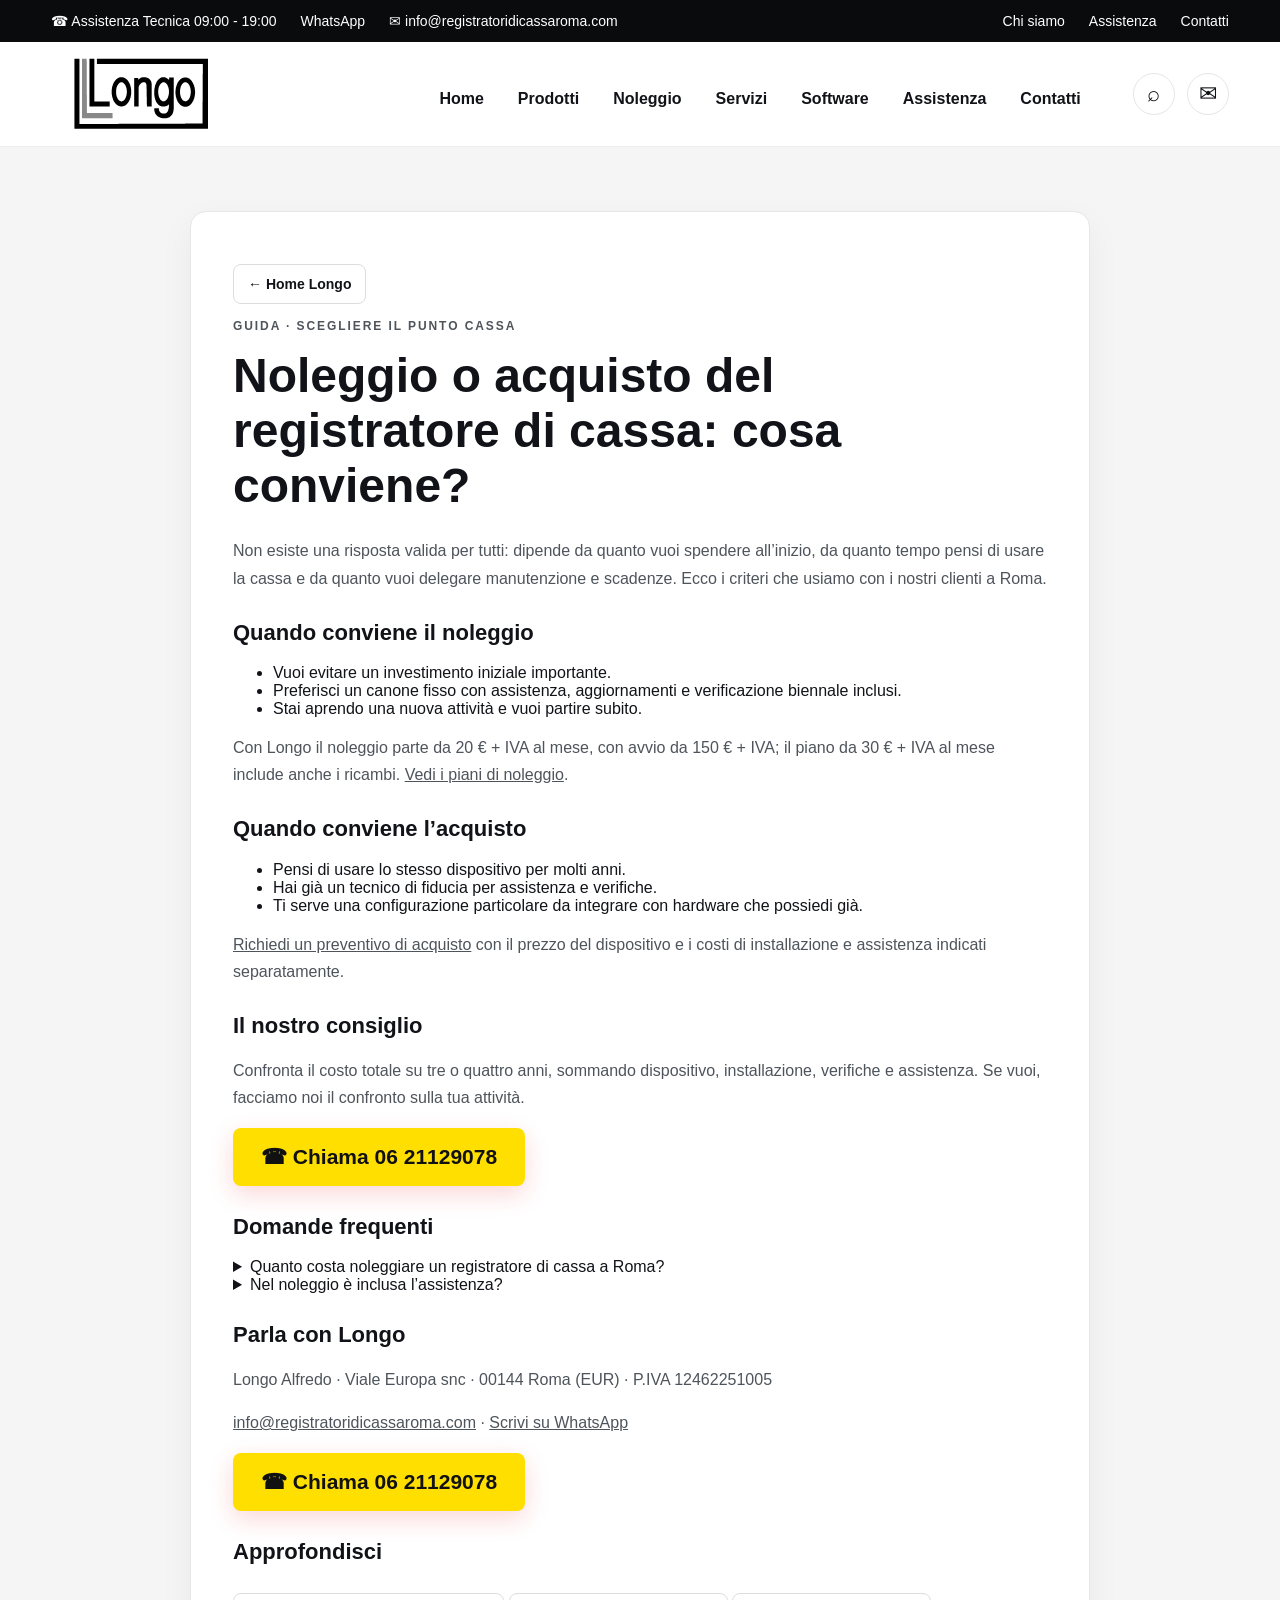
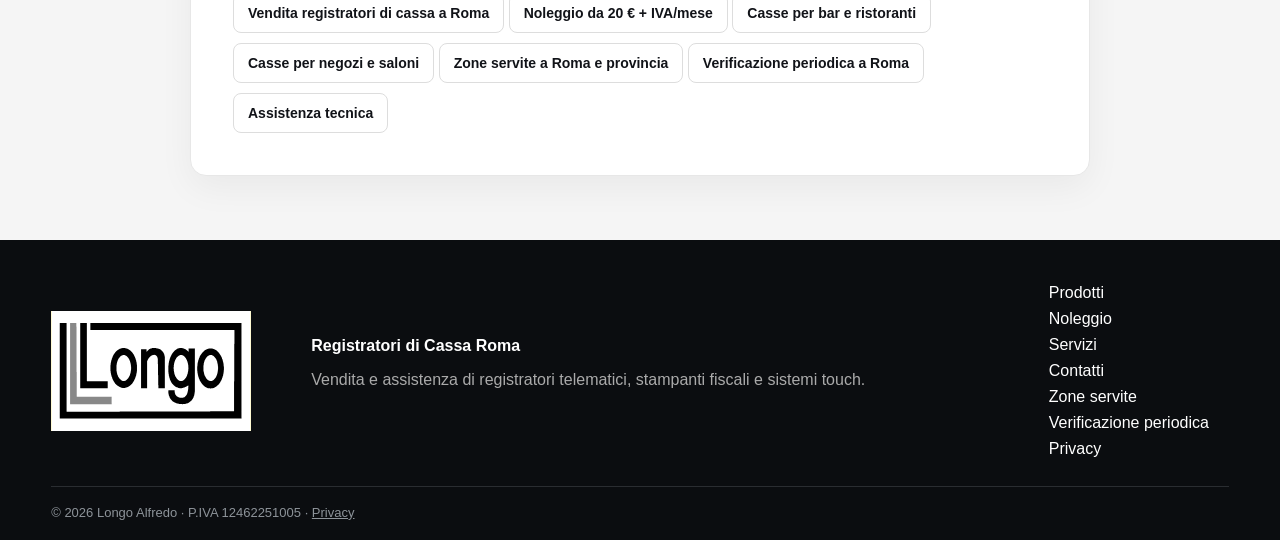
<file: noleggio-o-acquisto-registratore-di-cassa.html>
<!doctype html><html lang="it"><head><meta charset="utf-8"><meta name="viewport" content="width=device-width,initial-scale=1"><title>Noleggio o acquisto del registratore di cassa: cosa conviene? | Longo Roma</title><meta name="description" content="Noleggiare o comprare il registratore di cassa? Confronto pratico tra costi iniziali, assistenza, verificazione periodica e aggiornamenti per attività di Roma."><meta name="robots" content="index,follow,max-image-preview:large"><link rel="canonical" href="https://www.registratoridicassaroma.com/noleggio-o-acquisto-registratore-di-cassa.html"><link rel="icon" href="assets/logo-longo.svg" type="image/svg+xml"><link rel="stylesheet" href="styles.css"><meta property="og:type" content="article"><meta property="og:locale" content="it_IT"><meta property="og:title" content="Noleggio o acquisto del registratore di cassa: cosa conviene? | Longo Roma"><meta property="og:description" content="Noleggiare o comprare il registratore di cassa? Confronto pratico tra costi iniziali, assistenza, verificazione periodica e aggiornamenti per attività di Roma."><meta property="og:url" content="https://www.registratoridicassaroma.com/noleggio-o-acquisto-registratore-di-cassa.html"><script type="application/ld+json">{"@context":"https://schema.org","@type":"Article","headline":"Noleggio o acquisto del registratore di cassa: cosa conviene?","description":"Noleggiare o comprare il registratore di cassa? Confronto pratico tra costi iniziali, assistenza, verificazione periodica e aggiornamenti per attività di Roma.","url":"https://www.registratoridicassaroma.com/noleggio-o-acquisto-registratore-di-cassa.html","inLanguage":"it-IT","dateModified":"2026-11-23","author":{"@type":"Organization","name":"Longo Registratori di Cassa"},"publisher":{"@type":"LocalBusiness","name":"Longo Registratori di Cassa","url":"https://www.registratoridicassaroma.com/","telephone":"+390621129078","address":{"@type":"PostalAddress","streetAddress":"Viale Europa snc","postalCode":"00144","addressLocality":"Roma","addressCountry":"IT"}}}</script><script type="application/ld+json">{"@context":"https://schema.org","@type":"BreadcrumbList","itemListElement":[{"@type":"ListItem","position":1,"name":"Home","item":"https://www.registratoridicassaroma.com/"},{"@type":"ListItem","position":2,"name":"Noleggio o acquisto del registratore di cassa: cosa conviene?","item":"https://www.registratoridicassaroma.com/noleggio-o-acquisto-registratore-di-cassa.html"}]}</script><script type="application/ld+json">{"@context":"https://schema.org","@type":"FAQPage","mainEntity":[{"@type":"Question","name":"Quanto costa noleggiare un registratore di cassa a Roma?","acceptedAnswer":{"@type":"Answer","text":"Con Longo da 20 € + IVA al mese, con avvio da 150 € + IVA. Il piano da 30 € + IVA al mese include anche i ricambi."}},{"@type":"Question","name":"Nel noleggio è inclusa l’assistenza?","acceptedAnswer":{"@type":"Answer","text":"Sì: assistenza, aggiornamenti e verificazione periodica biennale sono inclusi nei piani di noleggio."}}]}</script><meta property="og:site_name" content="Longo Registratori di Cassa">
<meta property="og:image" content="https://www.registratoridicassaroma.com/assets/hero-home-2026-09-18.webp">
<meta name="twitter:card" content="summary_large_image">
<meta name="twitter:title" content="Noleggio o acquisto del registratore di cassa: cosa conviene? | Longo Roma">
<meta name="twitter:description" content="Noleggiare o comprare il registratore di cassa? Confronto pratico tra costi iniziali, assistenza, verificazione periodica e aggiornamenti per attività di Roma.">
<meta name="twitter:image" content="https://www.registratoridicassaroma.com/assets/hero-home-2026-09-18.webp">
</head><body>
<a class="skip-link" href="#contenuto">Vai al contenuto</a>
<div class="topbar"><div class="container topbar-inner"><div class="top-left"><span>☎ Assistenza Tecnica 09:00 - 19:00</span><a href="https://wa.me/390621129078" target="_blank" rel="noopener">WhatsApp</a><a href="mailto:info@registratoridicassaroma.com">✉ info@registratoridicassaroma.com</a></div><div class="top-right"><a href="/#azienda">Chi siamo</a><a href="/#assistenza">Assistenza</a><a href="/#contatti">Contatti</a></div></div></div>
<header class="header"><div class="container nav-row"><a class="logo" href="/" aria-label="Longo - Home"><img src="assets/logo-longo.svg" alt="Longo" width="180" height="108"></a><nav id="nav" aria-label="Navigazione principale"><a href="/">Home</a><a href="/#prodotti">Prodotti</a><a href="noleggio-registratori-di-cassa-roma.html">Noleggio</a><a href="/#servizi">Servizi</a><a href="/#software">Software</a><a href="/#assistenza">Assistenza</a><a href="/#contatti">Contatti</a></nav><div class="nav-actions"><a href="/#prodotti" aria-label="Vai ai prodotti">⌕</a><a href="/#contatti" aria-label="Richiedi informazioni">✉</a></div><button id="menu" aria-label="Apri menu" aria-controls="nav" aria-expanded="false">☰</button></div></header>
<main id="contenuto"><section class="legal-page"><div class="container legal-card"><a class="product-link" href="/">← Home Longo</a><p class="legal-kicker">GUIDA · SCEGLIERE IL PUNTO CASSA</p><h1>Noleggio o acquisto del registratore di cassa: cosa conviene?</h1><p>Non esiste una risposta valida per tutti: dipende da quanto vuoi spendere all’inizio, da quanto tempo pensi di usare la cassa e da quanto vuoi delegare manutenzione e scadenze. Ecco i criteri che usiamo con i nostri clienti a Roma.</p><h2>Quando conviene il noleggio</h2><ul><li>Vuoi evitare un investimento iniziale importante.</li><li>Preferisci un canone fisso con assistenza, aggiornamenti e verificazione biennale inclusi.</li><li>Stai aprendo una nuova attività e vuoi partire subito.</li></ul><p>Con Longo il noleggio parte da 20 € + IVA al mese, con avvio da 150 € + IVA; il piano da 30 € + IVA al mese include anche i ricambi. <a href="noleggio-registratori-di-cassa-roma.html">Vedi i piani di noleggio</a>.</p><h2>Quando conviene l’acquisto</h2><ul><li>Pensi di usare lo stesso dispositivo per molti anni.</li><li>Hai già un tecnico di fiducia per assistenza e verifiche.</li><li>Ti serve una configurazione particolare da integrare con hardware che possiedi già.</li></ul><p><a href="registratori-di-cassa-roma.html">Richiedi un preventivo di acquisto</a> con il prezzo del dispositivo e i costi di installazione e assistenza indicati separatamente.</p><h2>Il nostro consiglio</h2><p>Confronta il costo totale su tre o quattro anni, sommando dispositivo, installazione, verifiche e assistenza. Se vuoi, facciamo noi il confronto sulla tua attività.</p><a class="cta dark" href="tel:+390621129078">☎ Chiama 06 21129078</a><h2>Domande frequenti</h2><details><summary>Quanto costa noleggiare un registratore di cassa a Roma?</summary><p>Con Longo da 20 € + IVA al mese, con avvio da 150 € + IVA. Il piano da 30 € + IVA al mese include anche i ricambi.</p></details><details><summary>Nel noleggio è inclusa l’assistenza?</summary><p>Sì: assistenza, aggiornamenti e verificazione periodica biennale sono inclusi nei piani di noleggio.</p></details><h2>Parla con Longo</h2><p>Longo Alfredo · Viale Europa snc · 00144 Roma (EUR) · P.IVA 12462251005</p><p><a href="mailto:info@registratoridicassaroma.com">info@registratoridicassaroma.com</a> · <a href="https://wa.me/390621129078" target="_blank" rel="noopener">Scrivi su WhatsApp</a></p><a class="cta dark" href="tel:+390621129078">☎ Chiama 06 21129078</a><h2>Approfondisci</h2><a class="product-link" href="registratori-di-cassa-roma.html">Vendita registratori di cassa a Roma</a> <a class="product-link" href="noleggio-registratori-di-cassa-roma.html">Noleggio da 20 € + IVA/mese</a> <a class="product-link" href="registratori-di-cassa-bar-ristoranti-roma.html">Casse per bar e ristoranti</a> <a class="product-link" href="registratori-di-cassa-negozi-roma.html">Casse per negozi e saloni</a> <a class="product-link" href="zone-servite-roma-provincia.html">Zone servite a Roma e provincia</a> <a class="product-link" href="verificazione-periodica-registratore-telematico-roma.html">Verificazione periodica a Roma</a> <a class="product-link" href="assistenza-registratori-roma-provincia.html">Assistenza tecnica</a></div></section></main><footer><div class="container footer-row"><img src="assets/logo-longo.svg" alt="Longo" loading="lazy" decoding="async"><div><b>Registratori di Cassa Roma</b><p>Vendita e assistenza di registratori telematici, stampanti fiscali e sistemi touch.</p></div><div><a href="/#prodotti">Prodotti</a><a href="noleggio-registratori-di-cassa-roma.html">Noleggio</a><a href="/#servizi">Servizi</a><a href="/#contatti">Contatti</a><a href="zone-servite-roma-provincia.html">Zone servite</a><a href="verificazione-periodica-registratore-telematico-roma.html">Verificazione periodica</a><a href="privacy.html">Privacy</a></div></div><div class="container copyright">© 2026 Longo Alfredo · P.IVA 12462251005 · <a href="privacy.html">Privacy</a></div></footer>
<style>.call-mobile{display:none}@media(max-width:768px){body{padding-bottom:76px}.call-mobile{display:block;position:fixed;bottom:0;left:0;right:0;z-index:999;background:#ffdf00;color:#111;text-align:center;padding:18px 12px;font-size:20px;font-weight:800;text-decoration:none;box-shadow:0 -2px 10px #0002;padding-bottom:calc(18px + env(safe-area-inset-bottom))}}</style>
<a class="call-mobile" href="tel:+390621129078" aria-label="Chiama Longo al numero 06 21129078">☎ Chiama ora · 06 21129078</a>
<script src="script.js"></script>
</body>
</html>
</file>
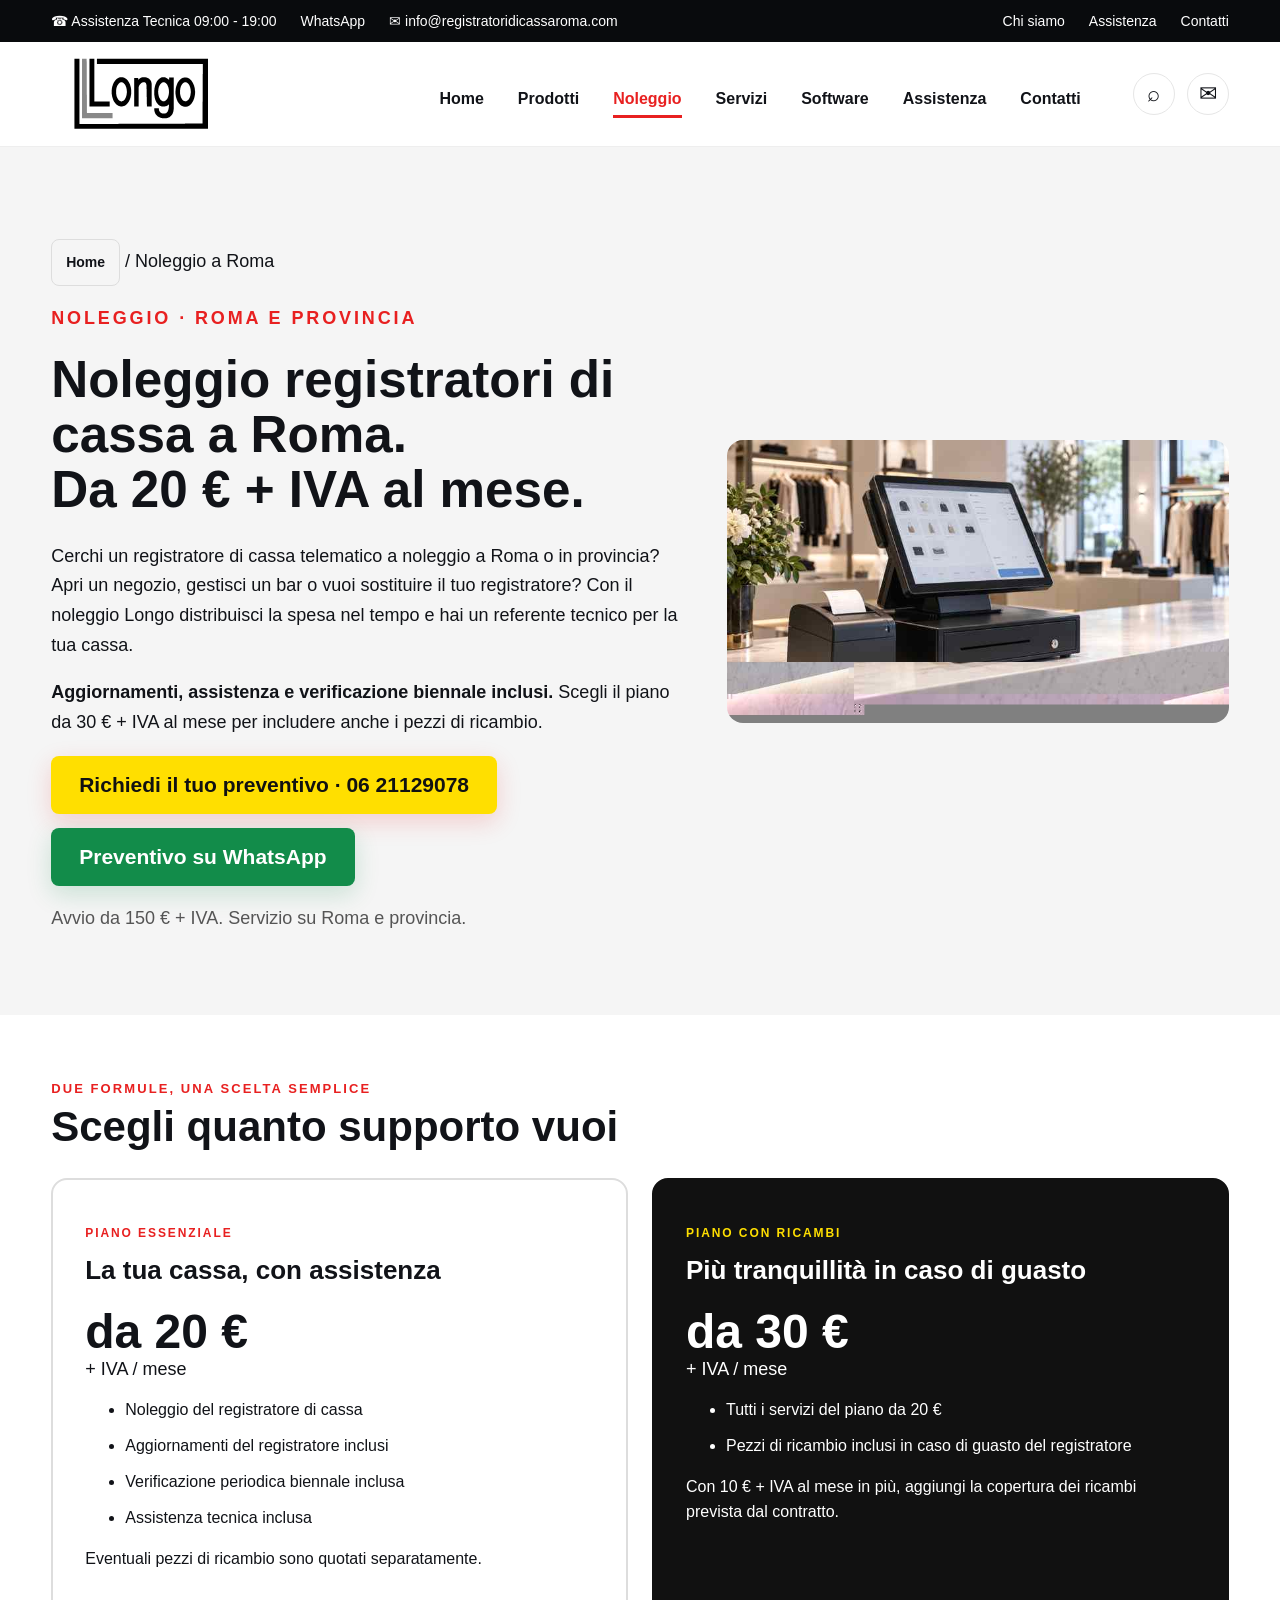
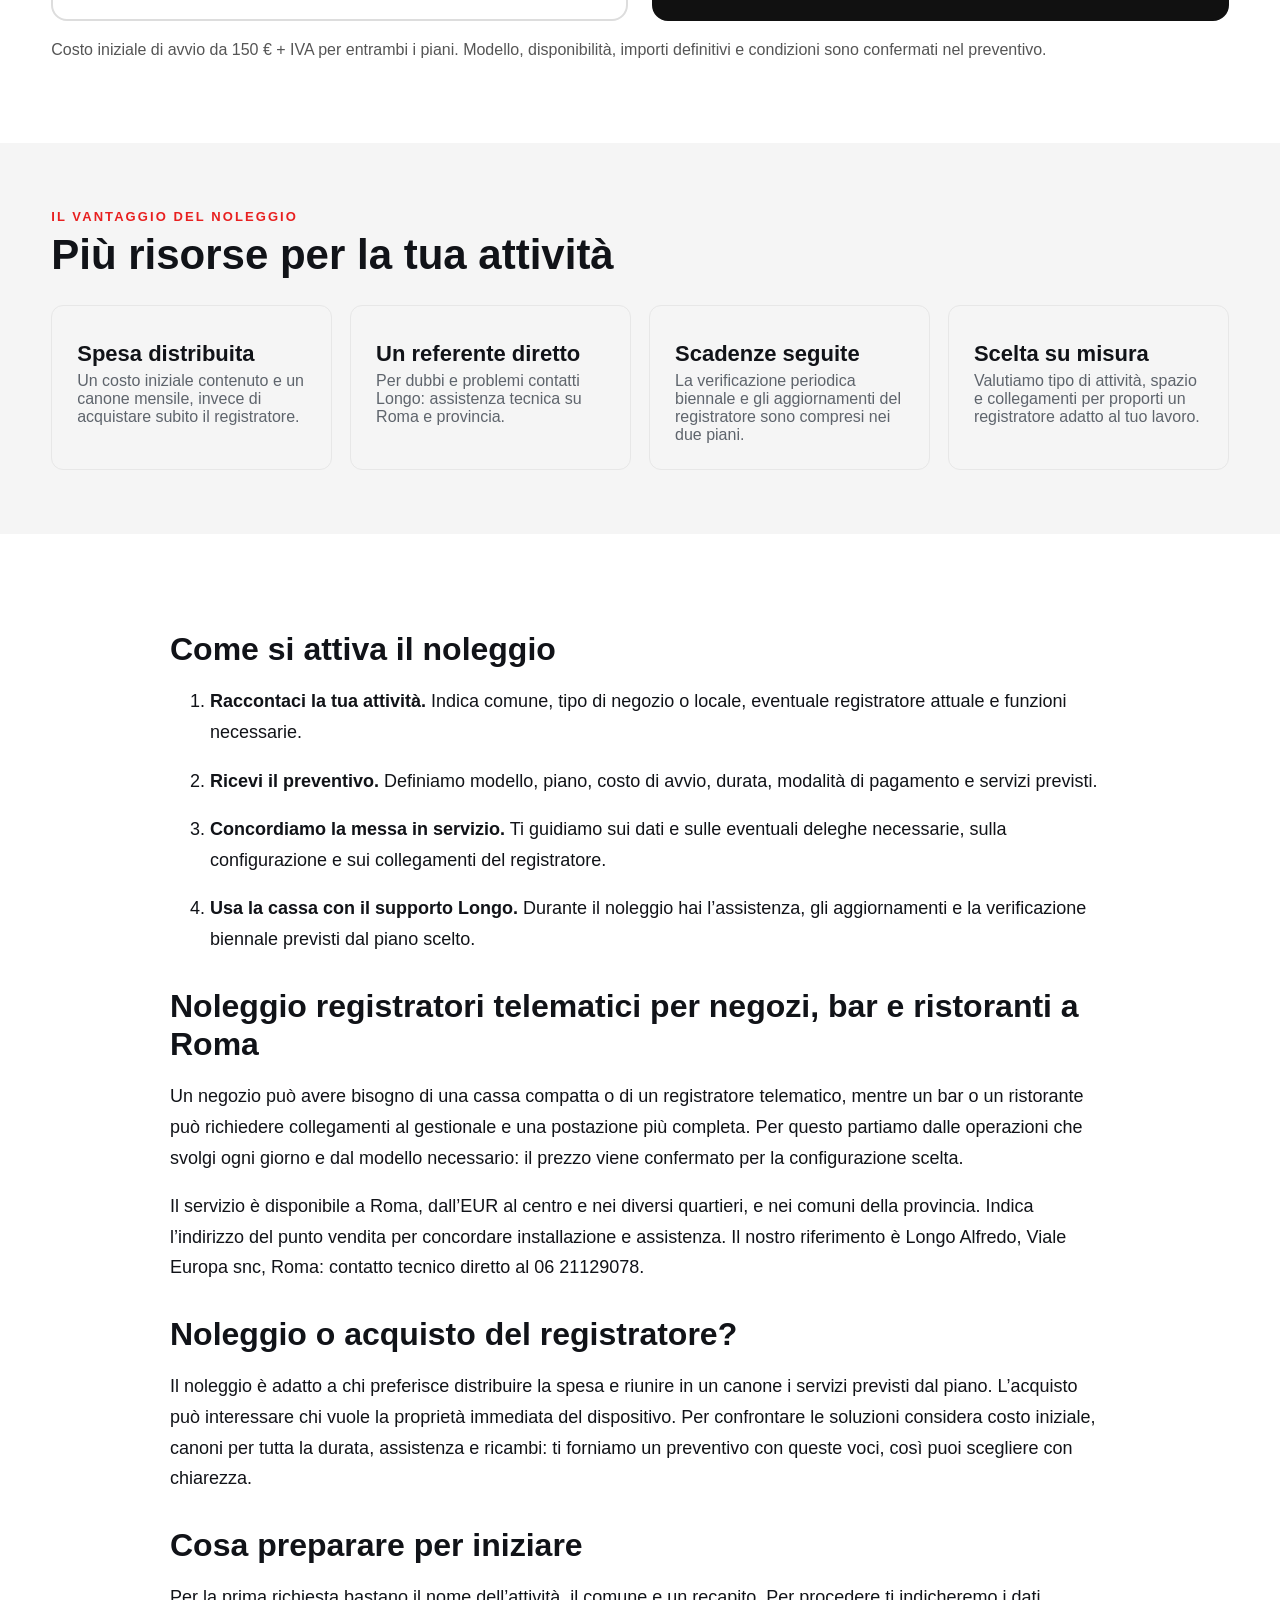
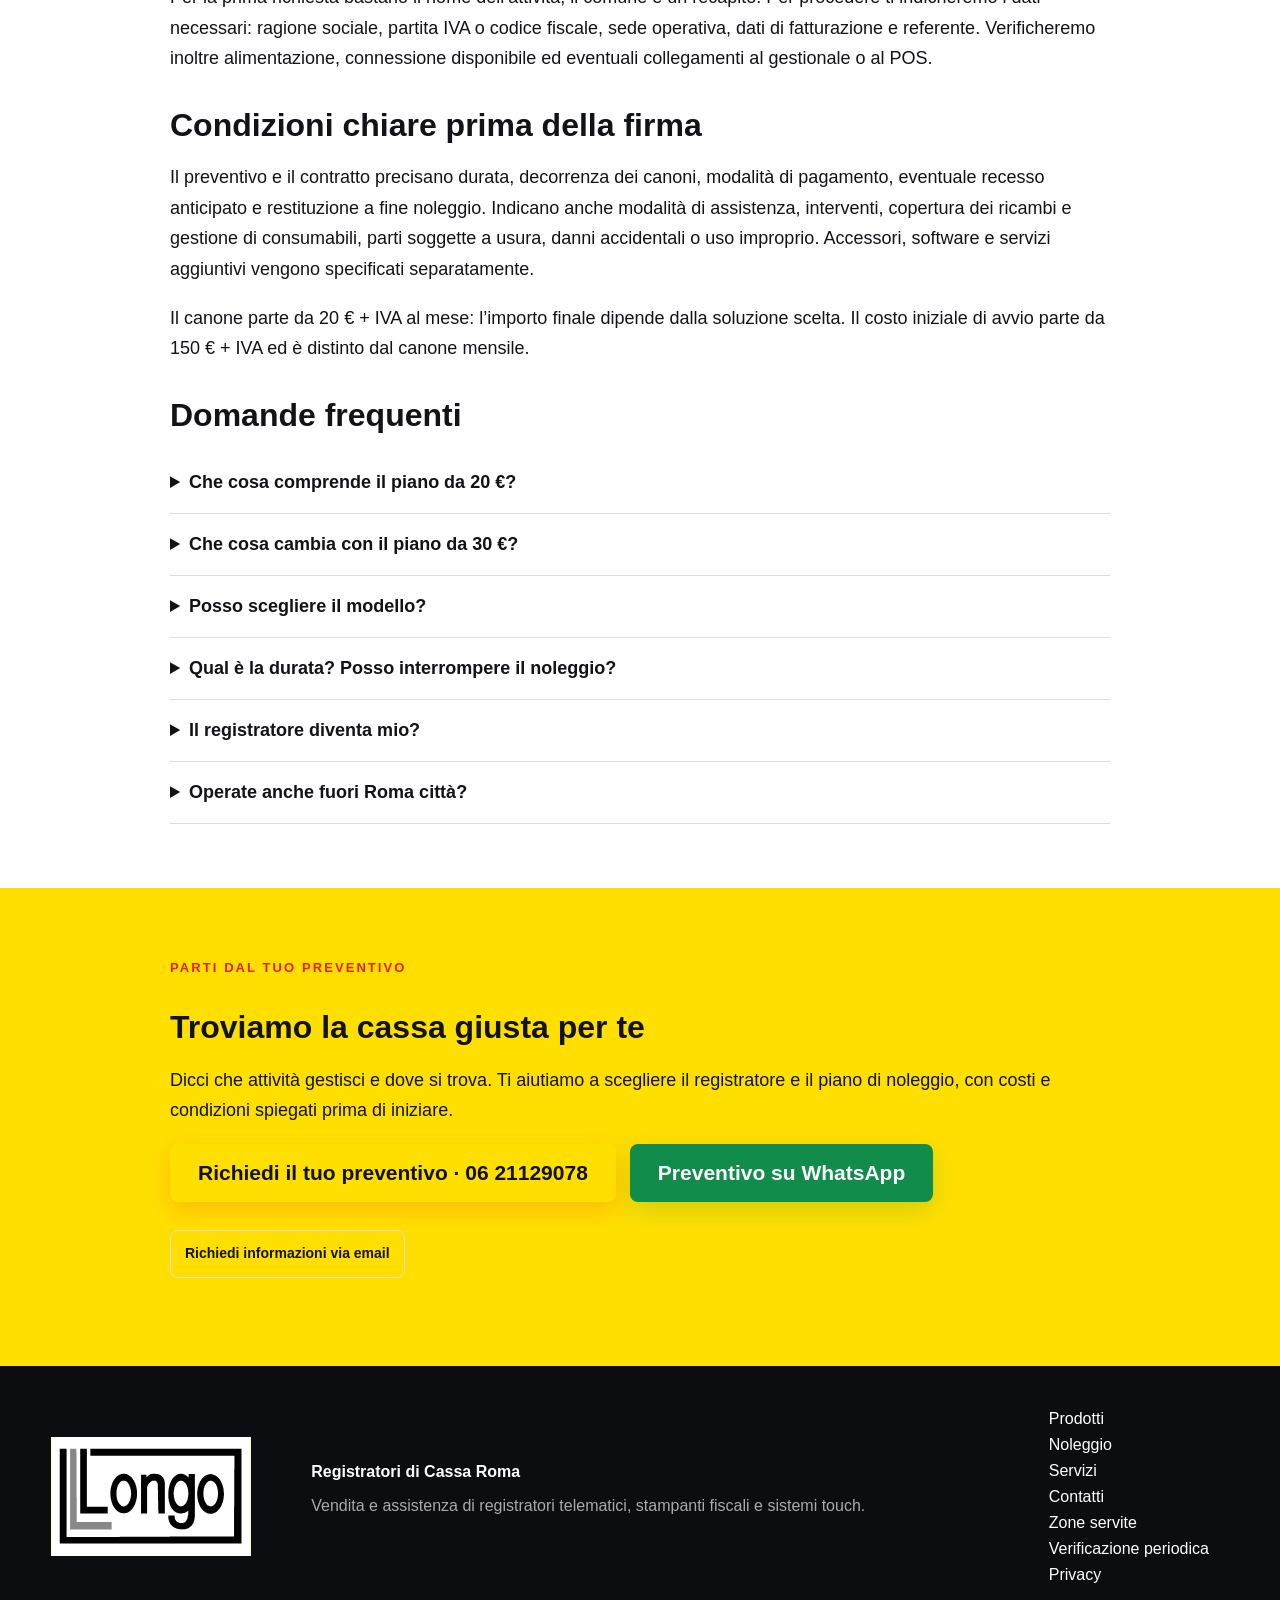
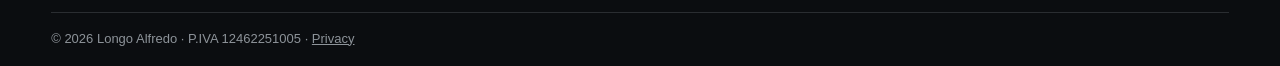
<file: noleggio-registratori-di-cassa-roma.html>
<!doctype html><html lang="it"><head><meta charset="utf-8"><meta name="viewport" content="width=device-width,initial-scale=1"><title>Noleggio Registratori di Cassa Roma da 20 € + IVA | Longo</title><meta name="description" content="Noleggio registratori di cassa da 20 € + IVA al mese. Assistenza, aggiornamenti e verifica biennale inclusi. Avvio da 150 € + IVA. Roma e provincia."><meta name="robots" content="index,follow,max-image-preview:large"><link rel="canonical" href="https://www.registratoridicassaroma.com/noleggio-registratori-di-cassa-roma.html"><link rel="icon" href="assets/logo-longo.svg" type="image/svg+xml"><link rel="stylesheet" href="styles.css"><meta property="og:type" content="website"><meta property="og:locale" content="it_IT"><meta property="og:title" content="Noleggio Registratori di Cassa Roma da 20 € + IVA | Longo"><meta property="og:description" content="Noleggio registratori di cassa da 20 € + IVA al mese. Assistenza, aggiornamenti e verifica biennale inclusi. Avvio da 150 € + IVA. Roma e provincia."><meta property="og:url" content="https://www.registratoridicassaroma.com/noleggio-registratori-di-cassa-roma.html"><script type="application/ld+json">{"@context": "https://schema.org", "@type": "Service", "@id": "https://www.registratoridicassaroma.com/noleggio-registratori-di-cassa-roma.html#servizio", "name": "Noleggio registratori di cassa a Roma e provincia", "serviceType": "Noleggio registratori di cassa telematici", "url": "https://www.registratoridicassaroma.com/noleggio-registratori-di-cassa-roma.html", "description": "Noleggio da 20 € + IVA al mese con assistenza, aggiornamenti e verificazione biennale. Avvio da 150 € + IVA. Piano con ricambi da 30 € + IVA al mese.", "areaServed": ["Roma", "Provincia di Roma"], "provider": {"@type": "LocalBusiness", "name": "Longo Registratori di Cassa", "url": "https://www.registratoridicassaroma.com/", "telephone": "+390621129078", "address": {"@type": "PostalAddress", "streetAddress": "Viale Europa snc", "postalCode": "00144", "addressLocality": "Roma", "addressCountry": "IT"}}}</script><script type="application/ld+json">{"@context": "https://schema.org", "@type": "BreadcrumbList", "itemListElement": [{"@type": "ListItem", "position": 1, "name": "Home", "item": "https://www.registratoridicassaroma.com/"}, {"@type": "ListItem", "position": 2, "name": "Noleggio registratori di cassa Roma", "item": "https://www.registratoridicassaroma.com/noleggio-registratori-di-cassa-roma.html"}]}</script><meta property="og:site_name" content="Longo Registratori di Cassa">
<meta property="og:image" content="https://www.registratoridicassaroma.com/assets/hero-cassa.jpg">
<meta property="og:image:type" content="image/jpeg">
<meta property="og:image:width" content="760">
<meta property="og:image:height" content="428">
<meta property="og:image:alt" content="Registratore di cassa per il punto vendita">
<meta name="twitter:card" content="summary_large_image">
<meta name="twitter:title" content="Noleggio Registratori di Cassa Roma da 20 € + IVA | Longo">
<meta name="twitter:description" content="Noleggio registratori di cassa da 20 € + IVA al mese. Assistenza, aggiornamenti e verifica biennale inclusi. Avvio da 150 € + IVA. Roma e provincia.">
<meta name="twitter:image" content="https://www.registratoridicassaroma.com/assets/hero-cassa.jpg">
<meta name="twitter:image:alt" content="Registratore di cassa per il punto vendita">
</head><body>
<a class="skip-link" href="#contenuto">Vai al contenuto</a>
<div class="topbar"><div class="container topbar-inner"><div class="top-left"><span>☎ Assistenza Tecnica 09:00 - 19:00</span><a href="https://wa.me/390621129078" target="_blank" rel="noopener">WhatsApp</a><a href="mailto:info@registratoridicassaroma.com">✉ info@registratoridicassaroma.com</a></div><div class="top-right"><a href="/#azienda">Chi siamo</a><a href="/#assistenza">Assistenza</a><a href="/#contatti">Contatti</a></div></div></div>
<header class="header"><div class="container nav-row"><a class="logo" href="/" aria-label="Longo - Home"><img src="assets/logo-longo.svg" alt="Longo" width="180" height="108"></a><nav id="nav" aria-label="Navigazione principale"><a href="/">Home</a><a href="/#prodotti">Prodotti</a><a class="active" aria-current="page" href="noleggio-registratori-di-cassa-roma.html">Noleggio</a><a href="/#servizi">Servizi</a><a href="/#software">Software</a><a href="/#assistenza">Assistenza</a><a href="/#contatti">Contatti</a></nav><div class="nav-actions"><a href="/#prodotti" aria-label="Vai ai prodotti">⌕</a><a href="/#contatti" aria-label="Richiedi informazioni">✉</a></div><button id="menu" aria-label="Apri menu" aria-controls="nav" aria-expanded="false">☰</button></div></header>
<main id="contenuto"><section class="rental-hero"><div class="container rental-intro"><div><p><a class="product-link" href="/">Home</a> / Noleggio a Roma</p><p class="legal-kicker">NOLEGGIO · ROMA E PROVINCIA</p><h1>Noleggio registratori di cassa a Roma.<br>Da 20 € + IVA al mese.</h1><p>Cerchi un registratore di cassa telematico a noleggio a Roma o in provincia? Apri un negozio, gestisci un bar o vuoi sostituire il tuo registratore? Con il noleggio Longo distribuisci la spesa nel tempo e hai un referente tecnico per la tua cassa.</p><p><strong>Aggiornamenti, assistenza e verificazione biennale inclusi.</strong> Scegli il piano da 30 € + IVA al mese per includere anche i pezzi di ricambio.</p><div class="rental-actions"><a class="cta dark" href="tel:+390621129078">Richiedi il tuo preventivo · 06 21129078</a><a class="cta rental-whatsapp" href="https://wa.me/390621129078?text=Buongiorno%2C%20vorrei%20un%20preventivo%20per%20il%20noleggio%20di%20un%20registratore%20di%20cassa%20a%20Roma%20o%20provincia." target="_blank" rel="noopener noreferrer">Preventivo su WhatsApp</a></div><p class="rental-note">Avvio da 150 € + IVA. Servizio su Roma e provincia.</p></div><img src="assets/hero-cassa.jpg" fetchpriority="high" decoding="async" alt="Punto cassa per negozi: noleggio registratori telematici a Roma" width="640" height="480"></div></section><section class="rental-section"><div class="container"><div class="section-title"><span>DUE FORMULE, UNA SCELTA SEMPLICE</span><h2>Scegli quanto supporto vuoi</h2></div><div class="rental-plans"><article class="rental-plan"><p class="legal-kicker">PIANO ESSENZIALE</p><h3>La tua cassa, con assistenza</h3><p class="rental-price">da 20 € <span>+ IVA / mese</span></p><ul><li>Noleggio del registratore di cassa</li><li>Aggiornamenti del registratore inclusi</li><li>Verificazione periodica biennale inclusa</li><li>Assistenza tecnica inclusa</li></ul><p>Eventuali pezzi di ricambio sono quotati separatamente.</p></article><article class="rental-plan rental-plus"><p class="legal-kicker">PIANO CON RICAMBI</p><h3>Più tranquillità in caso di guasto</h3><p class="rental-price">da 30 € <span>+ IVA / mese</span></p><ul><li>Tutti i servizi del piano da 20 €</li><li>Pezzi di ricambio inclusi in caso di guasto del registratore</li></ul><p>Con 10 € + IVA al mese in più, aggiungi la copertura dei ricambi prevista dal contratto.</p></article></div><p class="rental-note">Costo iniziale di avvio da 150 € + IVA per entrambi i piani. Modello, disponibilità, importi definitivi e condizioni sono confermati nel preventivo.</p></div></section><section class="rental-section rental-light"><div class="container"><div class="section-title"><span>IL VANTAGGIO DEL NOLEGGIO</span><h2>Più risorse per la tua attività</h2></div><div class="service-grid"><article><h3>Spesa distribuita</h3><p>Un costo iniziale contenuto e un canone mensile, invece di acquistare subito il registratore.</p></article><article><h3>Un referente diretto</h3><p>Per dubbi e problemi contatti Longo: assistenza tecnica su Roma e provincia.</p></article><article><h3>Scadenze seguite</h3><p>La verificazione periodica biennale e gli aggiornamenti del registratore sono compresi nei due piani.</p></article><article><h3>Scelta su misura</h3><p>Valutiamo tipo di attività, spazio e collegamenti per proporti un registratore adatto al tuo lavoro.</p></article></div></div></section><section class="rental-section"><div class="container rental-reading"><h2>Come si attiva il noleggio</h2><ol><li><strong>Raccontaci la tua attività.</strong> Indica comune, tipo di negozio o locale, eventuale registratore attuale e funzioni necessarie.</li><li><strong>Ricevi il preventivo.</strong> Definiamo modello, piano, costo di avvio, durata, modalità di pagamento e servizi previsti.</li><li><strong>Concordiamo la messa in servizio.</strong> Ti guidiamo sui dati e sulle eventuali deleghe necessarie, sulla configurazione e sui collegamenti del registratore.</li><li><strong>Usa la cassa con il supporto Longo.</strong> Durante il noleggio hai l’assistenza, gli aggiornamenti e la verificazione biennale previsti dal piano scelto.</li></ol><h2>Noleggio registratori telematici per negozi, bar e ristoranti a Roma</h2><p>Un negozio può avere bisogno di una cassa compatta o di un <a href="registratori-telematici-roma.html">registratore telematico</a>, mentre un bar o un ristorante può richiedere collegamenti al gestionale e una postazione più completa. Per questo partiamo dalle operazioni che svolgi ogni giorno e dal modello necessario: il prezzo viene confermato per la configurazione scelta.</p><p>Il servizio è disponibile a Roma, dall’<a href="registratori-di-cassa-roma-eur.html">EUR</a> al centro e nei diversi quartieri, e nei comuni della provincia. Indica l’indirizzo del punto vendita per concordare installazione e assistenza. Il nostro riferimento è Longo Alfredo, Viale Europa snc, Roma: contatto tecnico diretto al <a href="tel:+390621129078">06 21129078</a>.</p><h2>Noleggio o acquisto del registratore?</h2><p>Il noleggio è adatto a chi preferisce distribuire la spesa e riunire in un canone i servizi previsti dal piano. L’acquisto può interessare chi vuole la proprietà immediata del dispositivo. Per confrontare le soluzioni considera costo iniziale, canoni per tutta la durata, assistenza e ricambi: ti forniamo un preventivo con queste voci, così puoi scegliere con chiarezza.</p><h2>Cosa preparare per iniziare</h2><p>Per la prima richiesta bastano il nome dell’attività, il comune e un recapito. Per procedere ti indicheremo i dati necessari: ragione sociale, partita IVA o codice fiscale, sede operativa, dati di fatturazione e referente. Verificheremo inoltre alimentazione, connessione disponibile ed eventuali collegamenti al gestionale o al POS.</p><h2>Condizioni chiare prima della firma</h2><p>Il preventivo e il contratto precisano durata, decorrenza dei canoni, modalità di pagamento, eventuale recesso anticipato e restituzione a fine noleggio. Indicano anche modalità di assistenza, interventi, copertura dei ricambi e gestione di consumabili, parti soggette a usura, danni accidentali o uso improprio. Accessori, software e servizi aggiuntivi vengono specificati separatamente.</p><p>Il canone parte da 20 € + IVA al mese: l’importo finale dipende dalla soluzione scelta. Il costo iniziale di avvio parte da 150 € + IVA ed è distinto dal canone mensile.</p><h2>Domande frequenti</h2><div class="rental-faq"><details><summary>Che cosa comprende il piano da 20 €?</summary><p>Il noleggio del registratore, l’assistenza tecnica, gli aggiornamenti e la verificazione periodica biennale. I ricambi sono quotati a parte.</p></details><details><summary>Che cosa cambia con il piano da 30 €?</summary><p>Hai tutti i servizi del piano da 20 € e, in aggiunta, i pezzi di ricambio in caso di guasto, secondo la copertura indicata nel contratto.</p></details><details><summary>Posso scegliere il modello?</summary><p>Ti proponiamo i modelli disponibili in base alla tua attività. Per sistemi touch, stampanti fiscali o collegamenti al gestionale prepariamo un preventivo specifico.</p></details><details><summary>Qual è la durata? Posso interrompere il noleggio?</summary><p>Durata, recesso anticipato ed eventuali costi sono indicati nel preventivo e nel contratto prima della firma. Concordiamo anche le modalità di restituzione del dispositivo.</p></details><details><summary>Il registratore diventa mio?</summary><p>La formula proposta è un noleggio. Un eventuale acquisto finale deve essere concordato espressamente e non è incluso automaticamente nel canone.</p></details><details><summary>Operate anche fuori Roma città?</summary><p>Sì, il servizio è rivolto alle attività di Roma e provincia. Indica il comune per concordare disponibilità e modalità di intervento.</p></details></div></div></section><section class="contact"><div class="container rental-reading"><span>PARTI DAL TUO PREVENTIVO</span><h2>Troviamo la cassa giusta per te</h2><p>Dicci che attività gestisci e dove si trova. Ti aiutiamo a scegliere il registratore e il piano di noleggio, con costi e condizioni spiegati prima di iniziare.</p><div class="rental-actions"><a class="cta dark" href="tel:+390621129078">Richiedi il tuo preventivo · 06 21129078</a><a class="cta rental-whatsapp" href="https://wa.me/390621129078?text=Buongiorno%2C%20vorrei%20un%20preventivo%20per%20il%20noleggio%20di%20un%20registratore%20di%20cassa%20a%20Roma%20o%20provincia." target="_blank" rel="noopener noreferrer">Preventivo su WhatsApp</a></div><p><a class="product-link" href="mailto:info@registratoridicassaroma.com?subject=Preventivo%20noleggio%20registratore%20di%20cassa">Richiedi informazioni via email</a></p></div></section></main><footer><div class="container footer-row"><img src="assets/logo-longo.svg" alt="Longo" loading="lazy" decoding="async"><div><b>Registratori di Cassa Roma</b><p>Vendita e assistenza di registratori telematici, stampanti fiscali e sistemi touch.</p></div><div><a href="/#prodotti">Prodotti</a><a href="noleggio-registratori-di-cassa-roma.html">Noleggio</a><a href="/#servizi">Servizi</a><a href="/#contatti">Contatti</a><a href="zone-servite-roma-provincia.html">Zone servite</a><a href="verificazione-periodica-registratore-telematico-roma.html">Verificazione periodica</a><a href="privacy.html">Privacy</a></div></div><div class="container copyright">© 2026 Longo Alfredo · P.IVA 12462251005 · <a href="privacy.html">Privacy</a></div></footer>
<style>.rental-actions{display:flex;flex-wrap:wrap;gap:14px;align-items:center}.rental-actions .cta{max-width:100%;box-sizing:border-box;text-align:center;justify-content:center}.cta.rental-whatsapp{background:#128c4a;color:#fff;box-shadow:0 8px 24px #128c4a30}.cta.rental-whatsapp:hover{background:#0e713c}.rental-actions .cta:focus-visible{outline:3px solid #111;outline-offset:4px}@media(max-width:820px){.rental-actions{align-items:stretch}.rental-actions .cta{width:100%;gap:10px}}.call-mobile{display:none}@media(max-width:768px){body{padding-bottom:76px}.call-mobile{display:block;position:fixed;bottom:0;left:0;right:0;z-index:999;background:#ffdf00;color:#111;text-align:center;padding:18px 12px;font-size:20px;font-weight:800;text-decoration:none;box-shadow:0 -2px 10px #0002;padding-bottom:calc(18px + env(safe-area-inset-bottom))}}</style>
<a class="call-mobile" href="tel:+390621129078" aria-label="Chiama Longo al numero 06 21129078">☎ Chiama ora · 06 21129078</a>
<script src="script.js"></script>
</body>
</html>
</file>
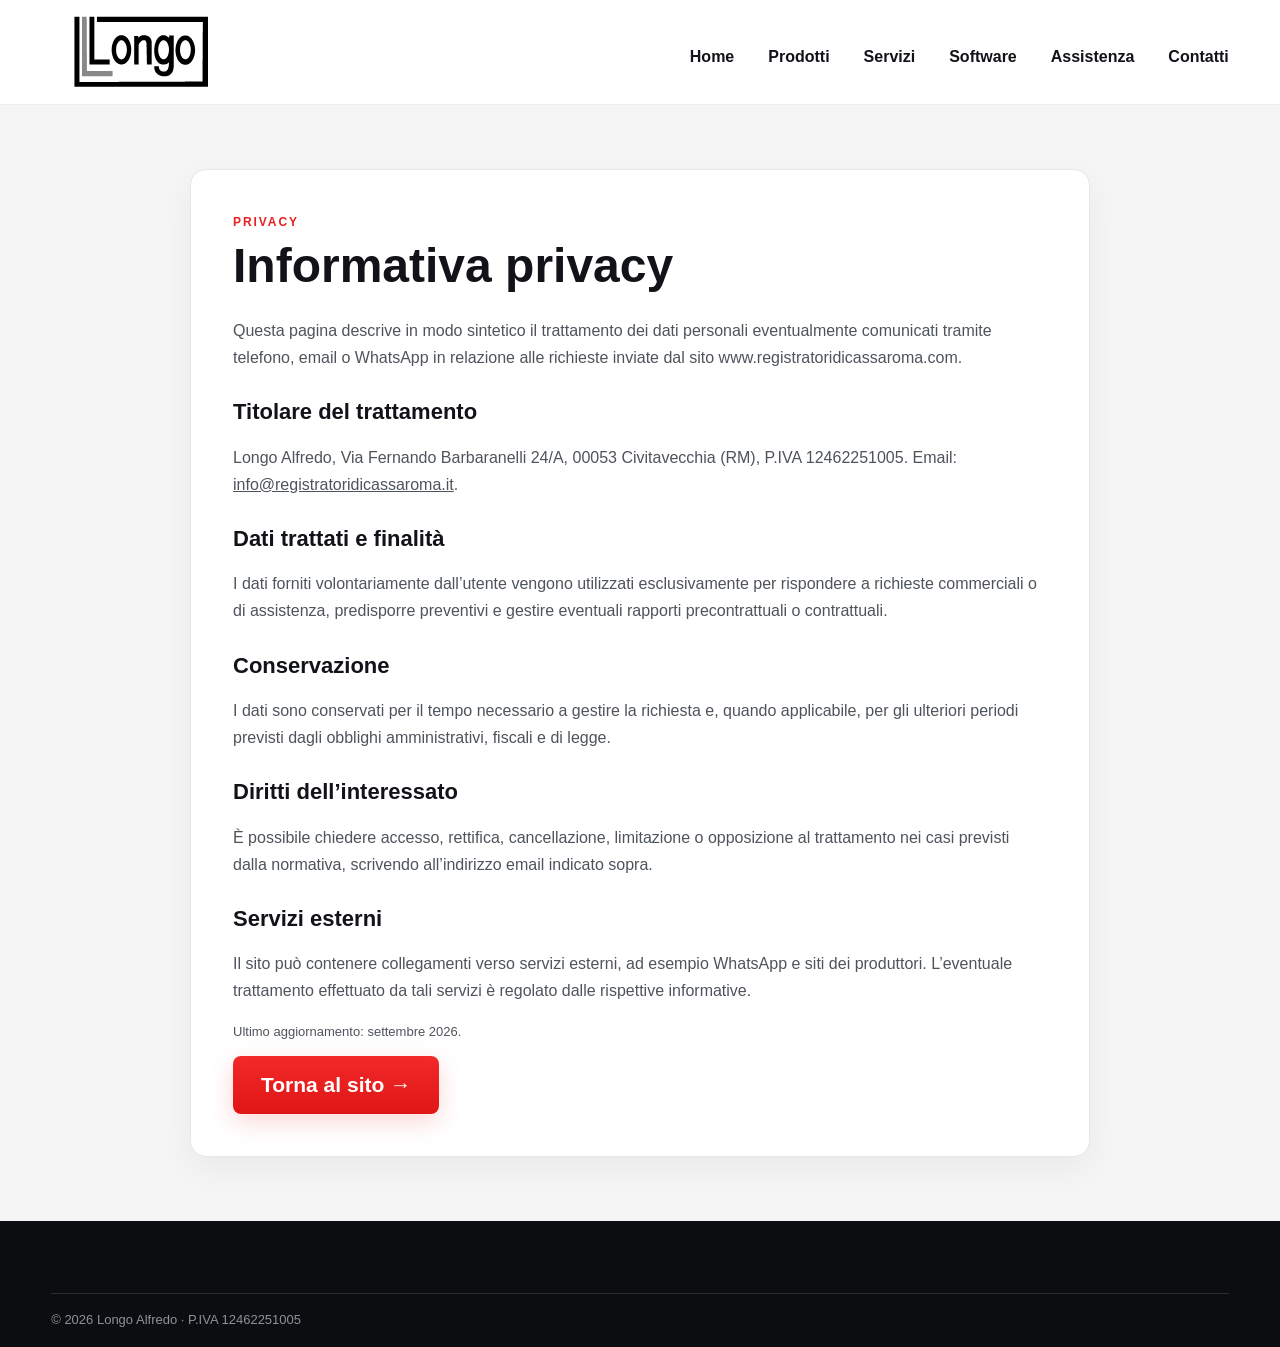
<file: privacy.html>
<!doctype html>
<html lang="it">
<head>
<meta charset="utf-8">
<meta name="viewport" content="width=device-width,initial-scale=1">
<title>Privacy | Longo Registratori di Cassa Roma</title>
<meta name="description" content="Informativa privacy del sito www.registratoridicassaroma.com.">
<meta name="robots" content="index,follow">
<link rel="canonical" href="https://www.registratoridicassaroma.com/privacy.html">
<link rel="icon" href="assets/logo-longo.svg" type="image/svg+xml">
<link rel="stylesheet" href="styles.css">
<meta property="og:type" content="website">
<meta property="og:locale" content="it_IT">
<meta property="og:title" content="Privacy | Longo Registratori di Cassa Roma">
<meta property="og:description" content="Informativa privacy del sito www.registratoridicassaroma.com.">
<meta property="og:url" content="https://www.registratoridicassaroma.com/privacy.html">
<meta property="og:site_name" content="Longo Registratori di Cassa">
<meta property="og:image" content="https://www.registratoridicassaroma.com/assets/hero-home-2026-09-18.webp">
<meta property="og:image:type" content="image/webp">
<meta property="og:image:width" content="1672">
<meta property="og:image:height" content="942">
<meta property="og:image:alt" content="Sistema touch POS con stampante fiscale e cassetto portadenaro">
<meta name="twitter:card" content="summary_large_image">
<meta name="twitter:title" content="Privacy | Longo Registratori di Cassa Roma">
<meta name="twitter:description" content="Informativa privacy del sito www.registratoridicassaroma.com.">
<meta name="twitter:image" content="https://www.registratoridicassaroma.com/assets/hero-home-2026-09-18.webp">
<meta name="twitter:image:alt" content="Sistema touch POS con stampante fiscale e cassetto portadenaro">
</head>
<body>
<a class="skip-link" href="#contenuto">Vai al contenuto</a>
<header class="header"><div class="container nav-row"><a class="logo" href="/" aria-label="Longo - Home"><img src="assets/logo-longo.svg" alt="Longo" width="180" height="108"></a><nav id="nav" aria-label="Navigazione principale"><a href="/">Home</a><a href="/#prodotti">Prodotti</a><a href="/#servizi">Servizi</a><a href="/#software">Software</a><a href="/#assistenza">Assistenza</a><a href="/#contatti">Contatti</a></nav><button id="menu" aria-label="Apri menu" aria-controls="nav" aria-expanded="false">☰</button></div></header>
<main id="contenuto" class="legal-page"><div class="container legal-card"><span class="legal-kicker">PRIVACY</span><h1>Informativa privacy</h1><p>Questa pagina descrive in modo sintetico il trattamento dei dati personali eventualmente comunicati tramite telefono, email o WhatsApp in relazione alle richieste inviate dal sito www.registratoridicassaroma.com.</p><h2>Titolare del trattamento</h2><p>Longo Alfredo, Via Fernando Barbaranelli 24/A, 00053 Civitavecchia (RM), P.IVA 12462251005. Email: <a href="mailto:info@registratoridicassaroma.it">info@registratoridicassaroma.it</a>.</p><h2>Dati trattati e finalità</h2><p>I dati forniti volontariamente dall’utente vengono utilizzati esclusivamente per rispondere a richieste commerciali o di assistenza, predisporre preventivi e gestire eventuali rapporti precontrattuali o contrattuali.</p><h2>Conservazione</h2><p>I dati sono conservati per il tempo necessario a gestire la richiesta e, quando applicabile, per gli ulteriori periodi previsti dagli obblighi amministrativi, fiscali e di legge.</p><h2>Diritti dell’interessato</h2><p>È possibile chiedere accesso, rettifica, cancellazione, limitazione o opposizione al trattamento nei casi previsti dalla normativa, scrivendo all’indirizzo email indicato sopra.</p><h2>Servizi esterni</h2><p>Il sito può contenere collegamenti verso servizi esterni, ad esempio WhatsApp e siti dei produttori. L’eventuale trattamento effettuato da tali servizi è regolato dalle rispettive informative.</p><p class="legal-note">Ultimo aggiornamento: settembre 2026.</p><a class="cta" href="/">Torna al sito →</a></div></main>
<footer><div class="container copyright">© 2026 Longo Alfredo · P.IVA 12462251005</div></footer>
<script src="script.js"></script>
</body>
</html>
</file>
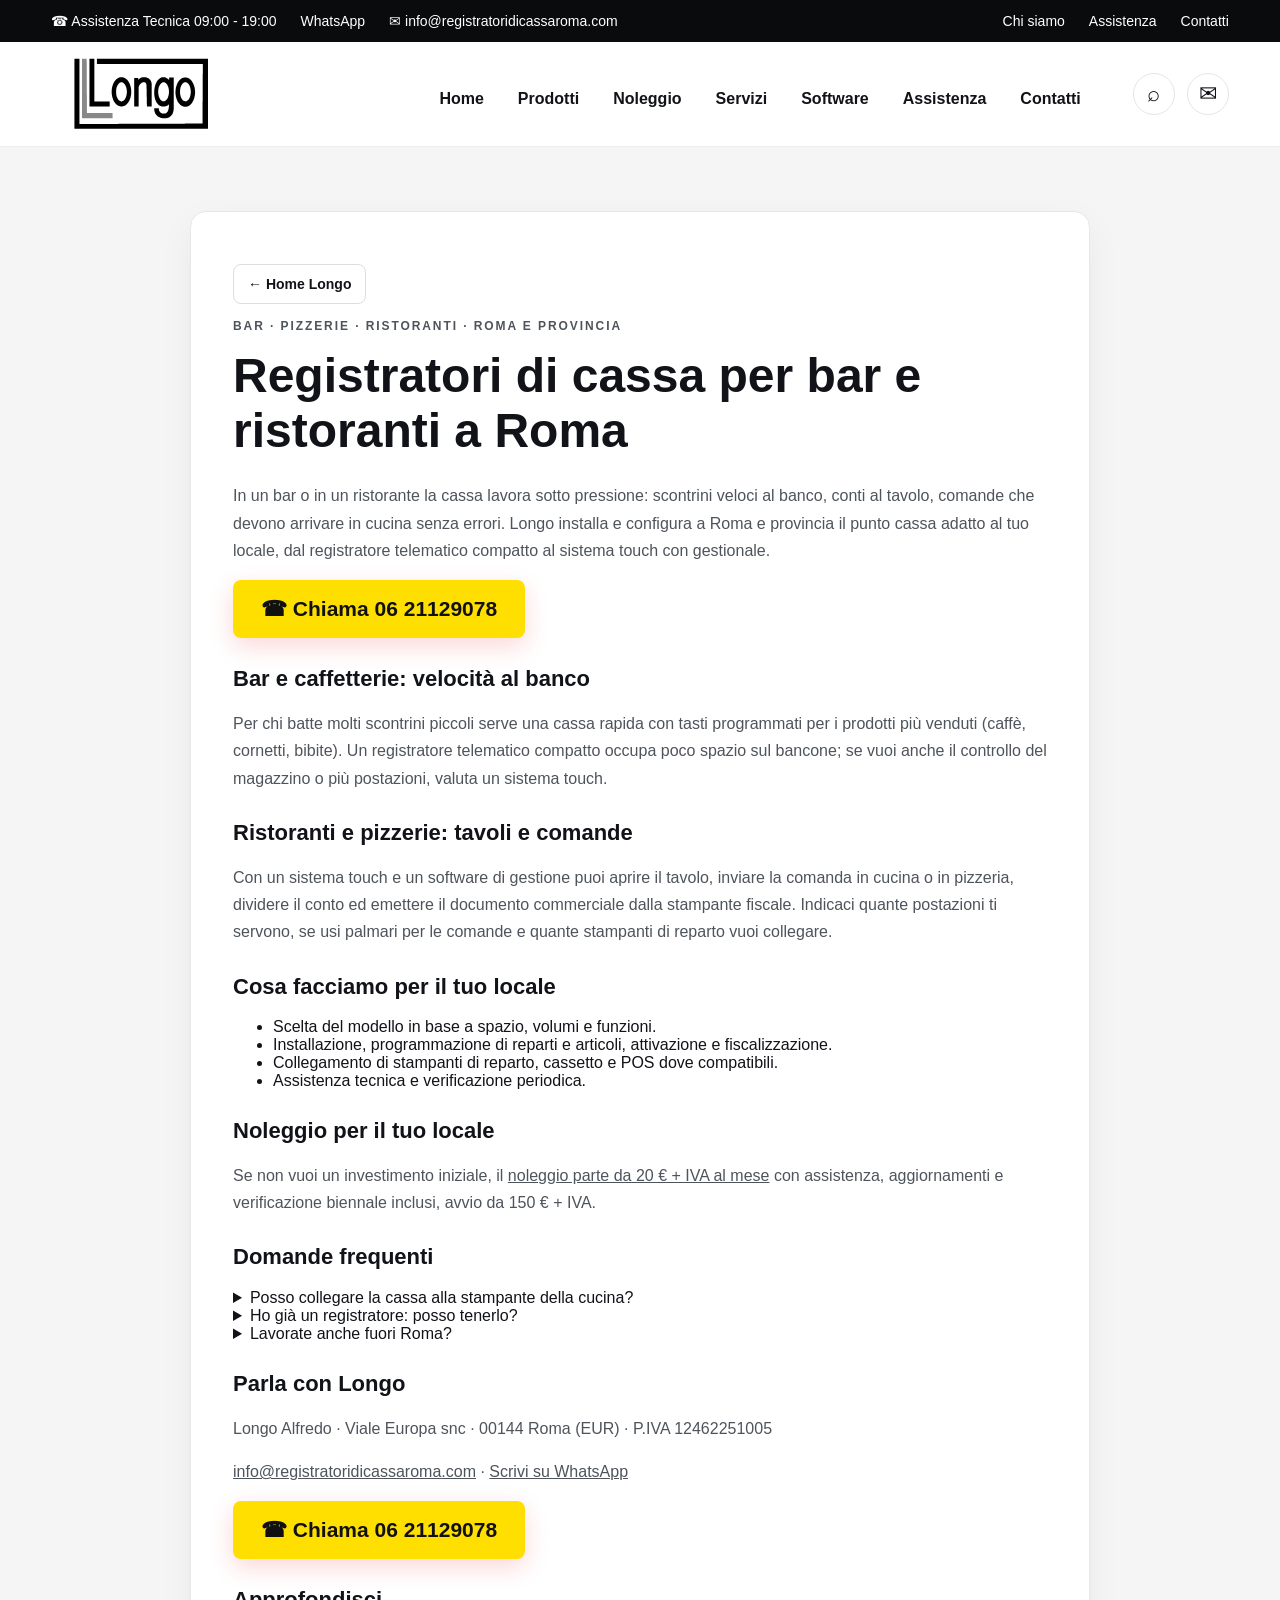
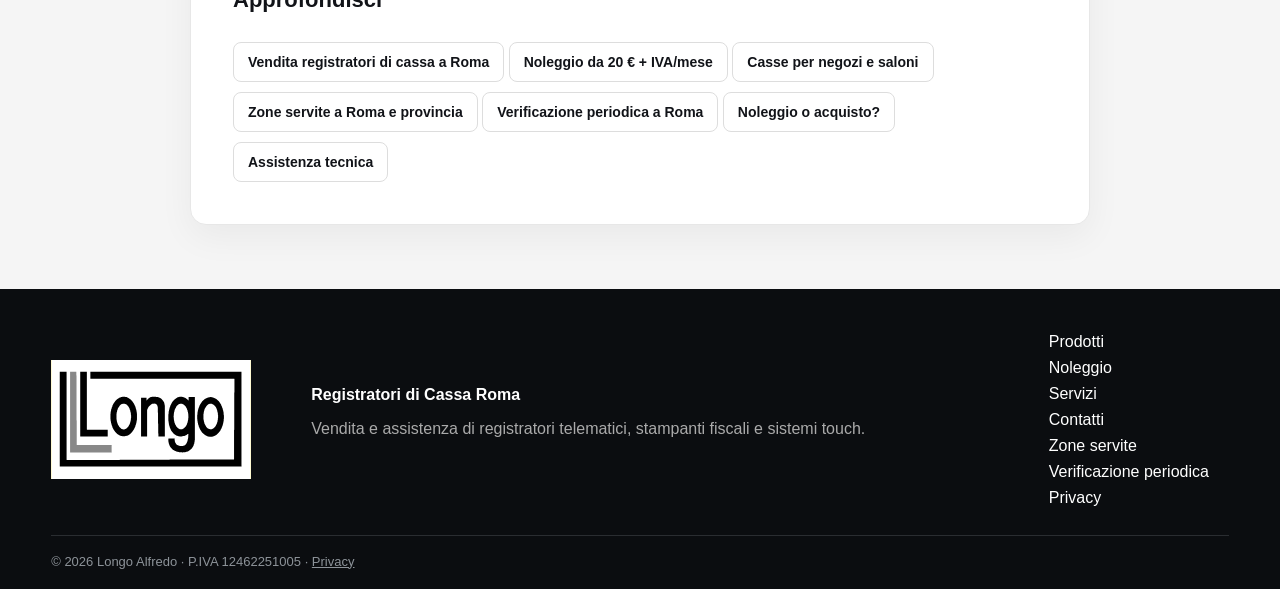
<file: registratori-di-cassa-bar-ristoranti-roma.html>
<!doctype html><html lang="it"><head><meta charset="utf-8"><meta name="viewport" content="width=device-width,initial-scale=1"><title>Registratori di cassa per bar e ristoranti a Roma | Longo</title><meta name="description" content="Casse telematiche e sistemi touch per bar, pizzerie e ristoranti di Roma: comande, stampa in cucina, installazione e assistenza. Noleggio da 20 € + IVA/mese."><meta name="robots" content="index,follow,max-image-preview:large"><link rel="canonical" href="https://www.registratoridicassaroma.com/registratori-di-cassa-bar-ristoranti-roma.html"><link rel="icon" href="assets/logo-longo.svg" type="image/svg+xml"><link rel="stylesheet" href="styles.css"><meta property="og:type" content="website"><meta property="og:locale" content="it_IT"><meta property="og:title" content="Registratori di cassa per bar e ristoranti a Roma | Longo"><meta property="og:description" content="Casse telematiche e sistemi touch per bar, pizzerie e ristoranti di Roma: comande, stampa in cucina, installazione e assistenza. Noleggio da 20 € + IVA/mese."><meta property="og:url" content="https://www.registratoridicassaroma.com/registratori-di-cassa-bar-ristoranti-roma.html"><script type="application/ld+json">{"@context":"https://schema.org","@type":"Service","name":"Registratori di cassa per bar e ristoranti a Roma","url":"https://www.registratoridicassaroma.com/registratori-di-cassa-bar-ristoranti-roma.html","description":"Casse telematiche e sistemi touch per bar, pizzerie e ristoranti di Roma: comande, stampa in cucina, installazione e assistenza. Noleggio da 20 € + IVA/mese.","areaServed":["Roma","Provincia di Roma"],"provider":{"@type":"LocalBusiness","name":"Longo Registratori di Cassa","url":"https://www.registratoridicassaroma.com/","telephone":"+390621129078","address":{"@type":"PostalAddress","streetAddress":"Viale Europa snc","postalCode":"00144","addressLocality":"Roma","addressCountry":"IT"}}}</script><script type="application/ld+json">{"@context":"https://schema.org","@type":"BreadcrumbList","itemListElement":[{"@type":"ListItem","position":1,"name":"Home","item":"https://www.registratoridicassaroma.com/"},{"@type":"ListItem","position":2,"name":"Registratori di cassa per bar e ristoranti a Roma","item":"https://www.registratoridicassaroma.com/registratori-di-cassa-bar-ristoranti-roma.html"}]}</script><script type="application/ld+json">{"@context":"https://schema.org","@type":"FAQPage","mainEntity":[{"@type":"Question","name":"Posso collegare la cassa alla stampante della cucina?","acceptedAnswer":{"@type":"Answer","text":"Con un sistema touch e un gestionale compatibile sì. Prima del preventivo verifichiamo il numero di stampanti di reparto e la rete del locale."}},{"@type":"Question","name":"Ho già un registratore: posso tenerlo?","acceptedAnswer":{"@type":"Answer","text":"Indicaci marca e modello: verifichiamo se può essere usato con la nuova configurazione o se conviene sostituirlo."}},{"@type":"Question","name":"Lavorate anche fuori Roma?","acceptedAnswer":{"@type":"Answer","text":"Sì, a Roma e in provincia. Zona, tempi di intervento ed eventuali costi di uscita si concordano nel preventivo."}}]}</script><meta property="og:site_name" content="Longo Registratori di Cassa">
<meta property="og:image" content="https://www.registratoridicassaroma.com/assets/hero-home-2026-09-18.webp">
<meta name="twitter:card" content="summary_large_image">
<meta name="twitter:title" content="Registratori di cassa per bar e ristoranti a Roma | Longo">
<meta name="twitter:description" content="Casse telematiche e sistemi touch per bar, pizzerie e ristoranti di Roma: comande, stampa in cucina, installazione e assistenza. Noleggio da 20 € + IVA/mese.">
<meta name="twitter:image" content="https://www.registratoridicassaroma.com/assets/hero-home-2026-09-18.webp">
</head><body>
<a class="skip-link" href="#contenuto">Vai al contenuto</a>
<div class="topbar"><div class="container topbar-inner"><div class="top-left"><span>☎ Assistenza Tecnica 09:00 - 19:00</span><a href="https://wa.me/390621129078" target="_blank" rel="noopener">WhatsApp</a><a href="mailto:info@registratoridicassaroma.com">✉ info@registratoridicassaroma.com</a></div><div class="top-right"><a href="/#azienda">Chi siamo</a><a href="/#assistenza">Assistenza</a><a href="/#contatti">Contatti</a></div></div></div>
<header class="header"><div class="container nav-row"><a class="logo" href="/" aria-label="Longo - Home"><img src="assets/logo-longo.svg" alt="Longo" width="180" height="108"></a><nav id="nav" aria-label="Navigazione principale"><a href="/">Home</a><a href="/#prodotti">Prodotti</a><a href="noleggio-registratori-di-cassa-roma.html">Noleggio</a><a href="/#servizi">Servizi</a><a href="/#software">Software</a><a href="/#assistenza">Assistenza</a><a href="/#contatti">Contatti</a></nav><div class="nav-actions"><a href="/#prodotti" aria-label="Vai ai prodotti">⌕</a><a href="/#contatti" aria-label="Richiedi informazioni">✉</a></div><button id="menu" aria-label="Apri menu" aria-controls="nav" aria-expanded="false">☰</button></div></header>
<main id="contenuto"><section class="legal-page"><div class="container legal-card"><a class="product-link" href="/">← Home Longo</a><p class="legal-kicker">BAR · PIZZERIE · RISTORANTI · ROMA E PROVINCIA</p><h1>Registratori di cassa per bar e ristoranti a Roma</h1><p>In un bar o in un ristorante la cassa lavora sotto pressione: scontrini veloci al banco, conti al tavolo, comande che devono arrivare in cucina senza errori. Longo installa e configura a Roma e provincia il punto cassa adatto al tuo locale, dal registratore telematico compatto al sistema touch con gestionale.</p><a class="cta dark" href="tel:+390621129078">☎ Chiama 06 21129078</a><h2>Bar e caffetterie: velocità al banco</h2><p>Per chi batte molti scontrini piccoli serve una cassa rapida con tasti programmati per i prodotti più venduti (caffè, cornetti, bibite). Un registratore telematico compatto occupa poco spazio sul bancone; se vuoi anche il controllo del magazzino o più postazioni, valuta un sistema touch.</p><h2>Ristoranti e pizzerie: tavoli e comande</h2><p>Con un sistema touch e un software di gestione puoi aprire il tavolo, inviare la comanda in cucina o in pizzeria, dividere il conto ed emettere il documento commerciale dalla stampante fiscale. Indicaci quante postazioni ti servono, se usi palmari per le comande e quante stampanti di reparto vuoi collegare.</p><h2>Cosa facciamo per il tuo locale</h2><ul><li>Scelta del modello in base a spazio, volumi e funzioni.</li><li>Installazione, programmazione di reparti e articoli, attivazione e fiscalizzazione.</li><li>Collegamento di stampanti di reparto, cassetto e POS dove compatibili.</li><li>Assistenza tecnica e verificazione periodica.</li></ul><h2>Noleggio per il tuo locale</h2><p>Se non vuoi un investimento iniziale, il <a href="noleggio-registratori-di-cassa-roma.html">noleggio parte da 20 € + IVA al mese</a> con assistenza, aggiornamenti e verificazione biennale inclusi, avvio da 150 € + IVA.</p><h2>Domande frequenti</h2><details><summary>Posso collegare la cassa alla stampante della cucina?</summary><p>Con un sistema touch e un gestionale compatibile sì. Prima del preventivo verifichiamo il numero di stampanti di reparto e la rete del locale.</p></details><details><summary>Ho già un registratore: posso tenerlo?</summary><p>Indicaci marca e modello: verifichiamo se può essere usato con la nuova configurazione o se conviene sostituirlo.</p></details><details><summary>Lavorate anche fuori Roma?</summary><p>Sì, a Roma e in provincia. Zona, tempi di intervento ed eventuali costi di uscita si concordano nel preventivo.</p></details><h2>Parla con Longo</h2><p>Longo Alfredo · Viale Europa snc · 00144 Roma (EUR) · P.IVA 12462251005</p><p><a href="mailto:info@registratoridicassaroma.com">info@registratoridicassaroma.com</a> · <a href="https://wa.me/390621129078" target="_blank" rel="noopener">Scrivi su WhatsApp</a></p><a class="cta dark" href="tel:+390621129078">☎ Chiama 06 21129078</a><h2>Approfondisci</h2><a class="product-link" href="registratori-di-cassa-roma.html">Vendita registratori di cassa a Roma</a> <a class="product-link" href="noleggio-registratori-di-cassa-roma.html">Noleggio da 20 € + IVA/mese</a> <a class="product-link" href="registratori-di-cassa-negozi-roma.html">Casse per negozi e saloni</a> <a class="product-link" href="zone-servite-roma-provincia.html">Zone servite a Roma e provincia</a> <a class="product-link" href="verificazione-periodica-registratore-telematico-roma.html">Verificazione periodica a Roma</a> <a class="product-link" href="noleggio-o-acquisto-registratore-di-cassa.html">Noleggio o acquisto?</a> <a class="product-link" href="assistenza-registratori-roma-provincia.html">Assistenza tecnica</a></div></section></main><footer><div class="container footer-row"><img src="assets/logo-longo.svg" alt="Longo" loading="lazy" decoding="async"><div><b>Registratori di Cassa Roma</b><p>Vendita e assistenza di registratori telematici, stampanti fiscali e sistemi touch.</p></div><div><a href="/#prodotti">Prodotti</a><a href="noleggio-registratori-di-cassa-roma.html">Noleggio</a><a href="/#servizi">Servizi</a><a href="/#contatti">Contatti</a><a href="zone-servite-roma-provincia.html">Zone servite</a><a href="verificazione-periodica-registratore-telematico-roma.html">Verificazione periodica</a><a href="privacy.html">Privacy</a></div></div><div class="container copyright">© 2026 Longo Alfredo · P.IVA 12462251005 · <a href="privacy.html">Privacy</a></div></footer>
<style>.call-mobile{display:none}@media(max-width:768px){body{padding-bottom:76px}.call-mobile{display:block;position:fixed;bottom:0;left:0;right:0;z-index:999;background:#ffdf00;color:#111;text-align:center;padding:18px 12px;font-size:20px;font-weight:800;text-decoration:none;box-shadow:0 -2px 10px #0002;padding-bottom:calc(18px + env(safe-area-inset-bottom))}}</style>
<a class="call-mobile" href="tel:+390621129078" aria-label="Chiama Longo al numero 06 21129078">☎ Chiama ora · 06 21129078</a>
<script src="script.js"></script>
</body>
</html>
</file>
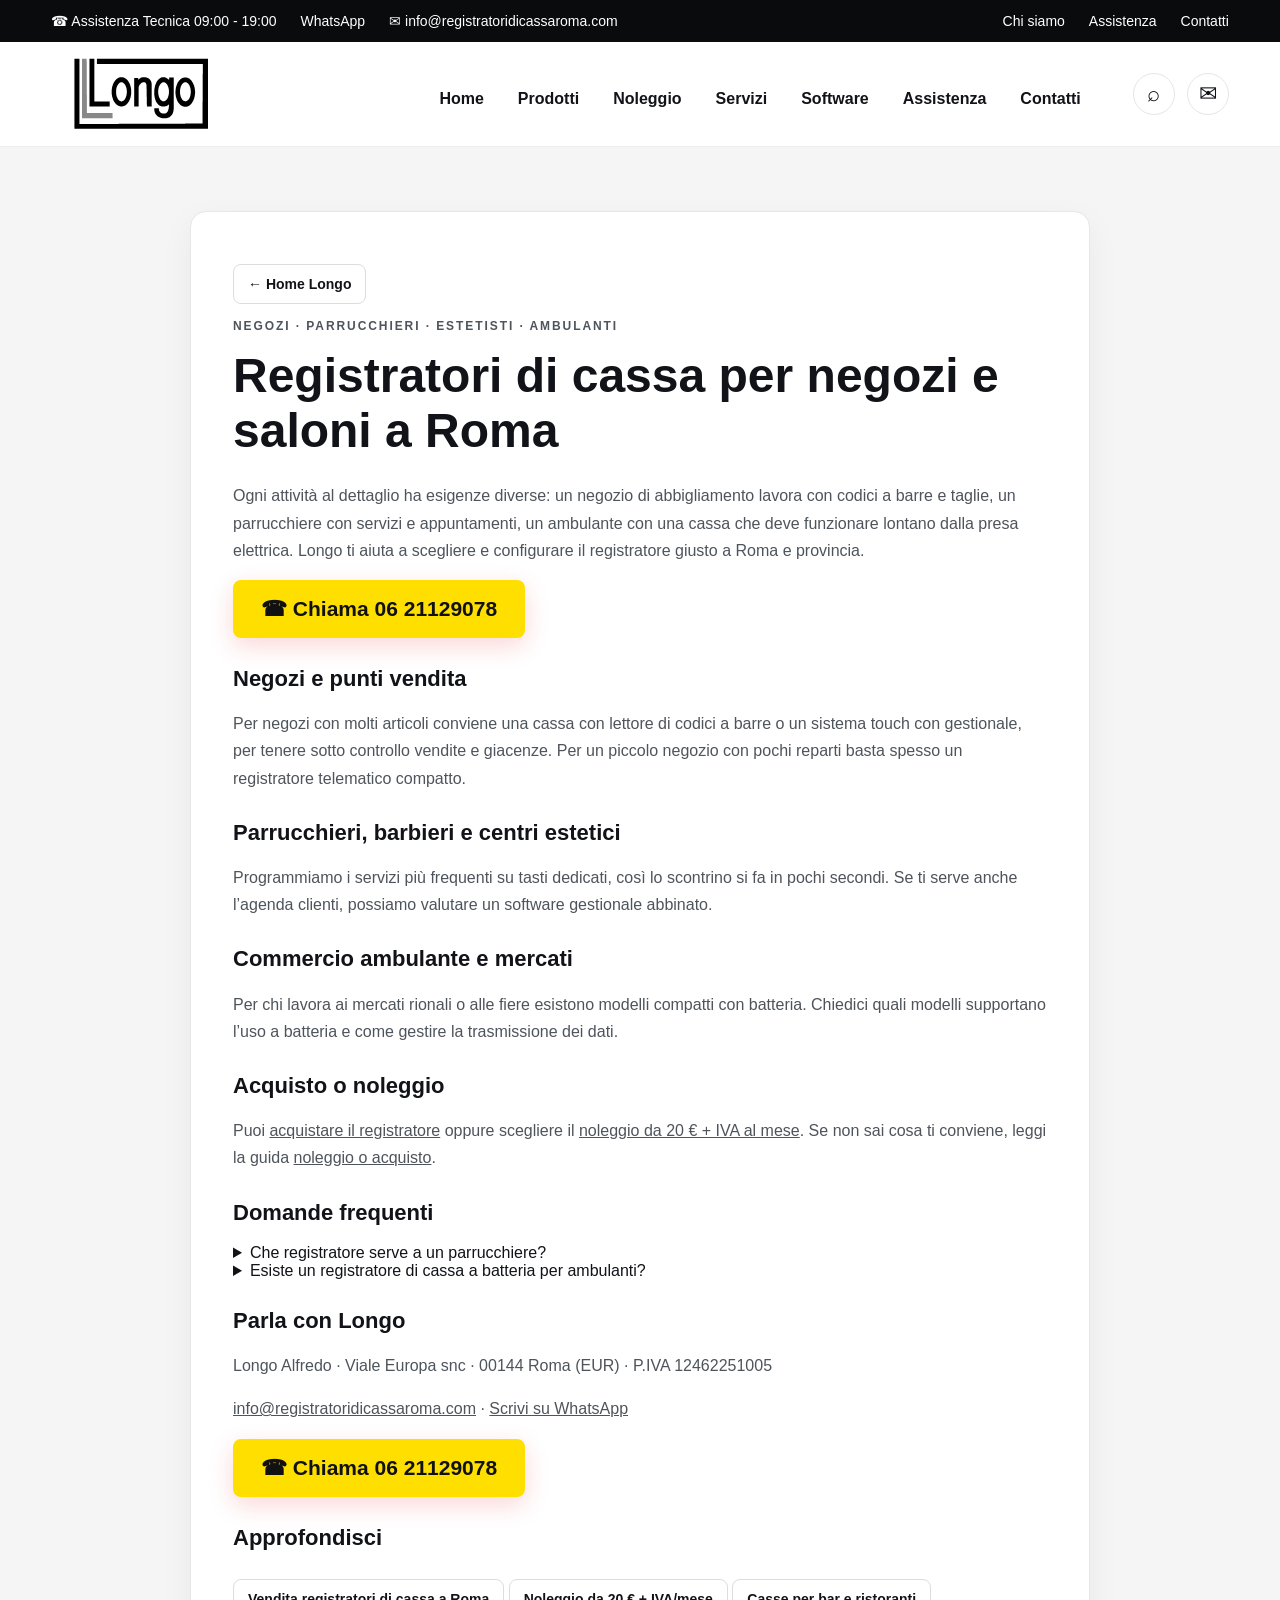
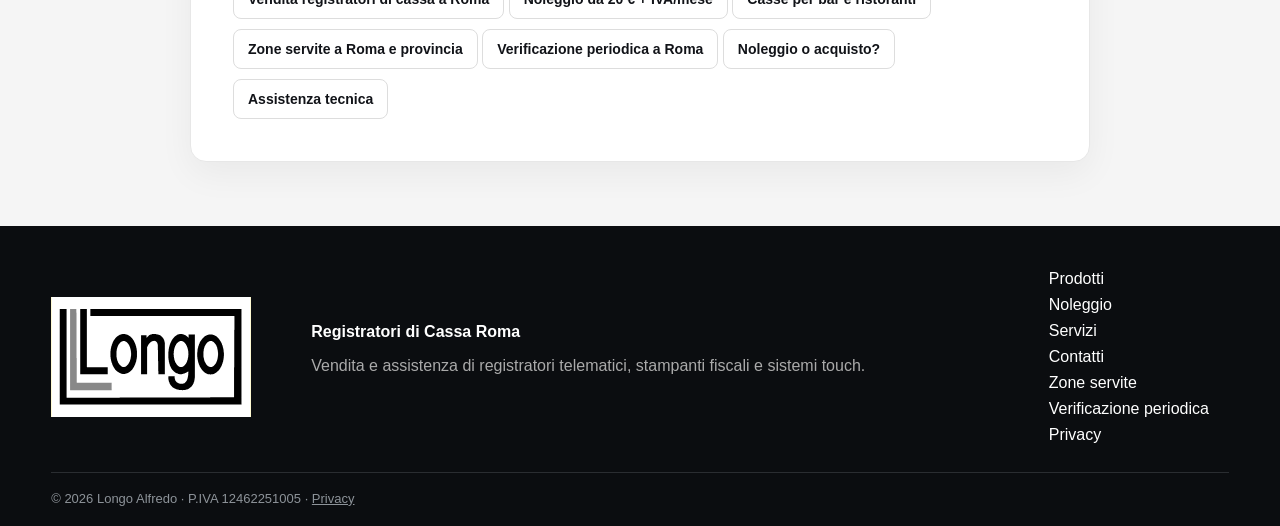
<file: registratori-di-cassa-negozi-roma.html>
<!doctype html><html lang="it"><head><meta charset="utf-8"><meta name="viewport" content="width=device-width,initial-scale=1"><title>Registratori di cassa per negozi, parrucchieri e estetisti a Roma | Longo</title><meta name="description" content="Registratori telematici per negozi, parrucchieri, centri estetici, tabaccherie e ambulanti a Roma e provincia. Vendita, noleggio, installazione e assistenza."><meta name="robots" content="index,follow,max-image-preview:large"><link rel="canonical" href="https://www.registratoridicassaroma.com/registratori-di-cassa-negozi-roma.html"><link rel="icon" href="assets/logo-longo.svg" type="image/svg+xml"><link rel="stylesheet" href="styles.css"><meta property="og:type" content="website"><meta property="og:locale" content="it_IT"><meta property="og:title" content="Registratori di cassa per negozi, parrucchieri e estetisti a Roma | Longo"><meta property="og:description" content="Registratori telematici per negozi, parrucchieri, centri estetici, tabaccherie e ambulanti a Roma e provincia. Vendita, noleggio, installazione e assistenza."><meta property="og:url" content="https://www.registratoridicassaroma.com/registratori-di-cassa-negozi-roma.html"><script type="application/ld+json">{"@context":"https://schema.org","@type":"Service","name":"Registratori di cassa per negozi e saloni a Roma","url":"https://www.registratoridicassaroma.com/registratori-di-cassa-negozi-roma.html","description":"Registratori telematici per negozi, parrucchieri, centri estetici, tabaccherie e ambulanti a Roma e provincia. Vendita, noleggio, installazione e assistenza.","areaServed":["Roma","Provincia di Roma"],"provider":{"@type":"LocalBusiness","name":"Longo Registratori di Cassa","url":"https://www.registratoridicassaroma.com/","telephone":"+390621129078","address":{"@type":"PostalAddress","streetAddress":"Viale Europa snc","postalCode":"00144","addressLocality":"Roma","addressCountry":"IT"}}}</script><script type="application/ld+json">{"@context":"https://schema.org","@type":"BreadcrumbList","itemListElement":[{"@type":"ListItem","position":1,"name":"Home","item":"https://www.registratoridicassaroma.com/"},{"@type":"ListItem","position":2,"name":"Registratori di cassa per negozi e saloni a Roma","item":"https://www.registratoridicassaroma.com/registratori-di-cassa-negozi-roma.html"}]}</script><script type="application/ld+json">{"@context":"https://schema.org","@type":"FAQPage","mainEntity":[{"@type":"Question","name":"Che registratore serve a un parrucchiere?","acceptedAnswer":{"@type":"Answer","text":"Di solito un registratore telematico compatto con i servizi programmati è sufficiente. Se gestisci appuntamenti e schede clienti, un sistema con software gestionale può farti risparmiare tempo."}},{"@type":"Question","name":"Esiste un registratore di cassa a batteria per ambulanti?","acceptedAnswer":{"@type":"Answer","text":"Sì, alcuni modelli compatti funzionano a batteria. Contattaci per sapere quali sono disponibili e adatti al tuo uso."}}]}</script><meta property="og:site_name" content="Longo Registratori di Cassa">
<meta property="og:image" content="https://www.registratoridicassaroma.com/assets/hero-home-2026-09-18.webp">
<meta name="twitter:card" content="summary_large_image">
<meta name="twitter:title" content="Registratori di cassa per negozi, parrucchieri e estetisti a Roma | Longo">
<meta name="twitter:description" content="Registratori telematici per negozi, parrucchieri, centri estetici, tabaccherie e ambulanti a Roma e provincia. Vendita, noleggio, installazione e assistenza.">
<meta name="twitter:image" content="https://www.registratoridicassaroma.com/assets/hero-home-2026-09-18.webp">
</head><body>
<a class="skip-link" href="#contenuto">Vai al contenuto</a>
<div class="topbar"><div class="container topbar-inner"><div class="top-left"><span>☎ Assistenza Tecnica 09:00 - 19:00</span><a href="https://wa.me/390621129078" target="_blank" rel="noopener">WhatsApp</a><a href="mailto:info@registratoridicassaroma.com">✉ info@registratoridicassaroma.com</a></div><div class="top-right"><a href="/#azienda">Chi siamo</a><a href="/#assistenza">Assistenza</a><a href="/#contatti">Contatti</a></div></div></div>
<header class="header"><div class="container nav-row"><a class="logo" href="/" aria-label="Longo - Home"><img src="assets/logo-longo.svg" alt="Longo" width="180" height="108"></a><nav id="nav" aria-label="Navigazione principale"><a href="/">Home</a><a href="/#prodotti">Prodotti</a><a href="noleggio-registratori-di-cassa-roma.html">Noleggio</a><a href="/#servizi">Servizi</a><a href="/#software">Software</a><a href="/#assistenza">Assistenza</a><a href="/#contatti">Contatti</a></nav><div class="nav-actions"><a href="/#prodotti" aria-label="Vai ai prodotti">⌕</a><a href="/#contatti" aria-label="Richiedi informazioni">✉</a></div><button id="menu" aria-label="Apri menu" aria-controls="nav" aria-expanded="false">☰</button></div></header>
<main id="contenuto"><section class="legal-page"><div class="container legal-card"><a class="product-link" href="/">← Home Longo</a><p class="legal-kicker">NEGOZI · PARRUCCHIERI · ESTETISTI · AMBULANTI</p><h1>Registratori di cassa per negozi e saloni a Roma</h1><p>Ogni attività al dettaglio ha esigenze diverse: un negozio di abbigliamento lavora con codici a barre e taglie, un parrucchiere con servizi e appuntamenti, un ambulante con una cassa che deve funzionare lontano dalla presa elettrica. Longo ti aiuta a scegliere e configurare il registratore giusto a Roma e provincia.</p><a class="cta dark" href="tel:+390621129078">☎ Chiama 06 21129078</a><h2>Negozi e punti vendita</h2><p>Per negozi con molti articoli conviene una cassa con lettore di codici a barre o un sistema touch con gestionale, per tenere sotto controllo vendite e giacenze. Per un piccolo negozio con pochi reparti basta spesso un registratore telematico compatto.</p><h2>Parrucchieri, barbieri e centri estetici</h2><p>Programmiamo i servizi più frequenti su tasti dedicati, così lo scontrino si fa in pochi secondi. Se ti serve anche l’agenda clienti, possiamo valutare un software gestionale abbinato.</p><h2>Commercio ambulante e mercati</h2><p>Per chi lavora ai mercati rionali o alle fiere esistono modelli compatti con batteria. Chiedici quali modelli supportano l’uso a batteria e come gestire la trasmissione dei dati.</p><h2>Acquisto o noleggio</h2><p>Puoi <a href="registratori-di-cassa-roma.html">acquistare il registratore</a> oppure scegliere il <a href="noleggio-registratori-di-cassa-roma.html">noleggio da 20 € + IVA al mese</a>. Se non sai cosa ti conviene, leggi la guida <a href="noleggio-o-acquisto-registratore-di-cassa.html">noleggio o acquisto</a>.</p><h2>Domande frequenti</h2><details><summary>Che registratore serve a un parrucchiere?</summary><p>Di solito un registratore telematico compatto con i servizi programmati è sufficiente. Se gestisci appuntamenti e schede clienti, un sistema con software gestionale può farti risparmiare tempo.</p></details><details><summary>Esiste un registratore di cassa a batteria per ambulanti?</summary><p>Sì, alcuni modelli compatti funzionano a batteria. Contattaci per sapere quali sono disponibili e adatti al tuo uso.</p></details><h2>Parla con Longo</h2><p>Longo Alfredo · Viale Europa snc · 00144 Roma (EUR) · P.IVA 12462251005</p><p><a href="mailto:info@registratoridicassaroma.com">info@registratoridicassaroma.com</a> · <a href="https://wa.me/390621129078" target="_blank" rel="noopener">Scrivi su WhatsApp</a></p><a class="cta dark" href="tel:+390621129078">☎ Chiama 06 21129078</a><h2>Approfondisci</h2><a class="product-link" href="registratori-di-cassa-roma.html">Vendita registratori di cassa a Roma</a> <a class="product-link" href="noleggio-registratori-di-cassa-roma.html">Noleggio da 20 € + IVA/mese</a> <a class="product-link" href="registratori-di-cassa-bar-ristoranti-roma.html">Casse per bar e ristoranti</a> <a class="product-link" href="zone-servite-roma-provincia.html">Zone servite a Roma e provincia</a> <a class="product-link" href="verificazione-periodica-registratore-telematico-roma.html">Verificazione periodica a Roma</a> <a class="product-link" href="noleggio-o-acquisto-registratore-di-cassa.html">Noleggio o acquisto?</a> <a class="product-link" href="assistenza-registratori-roma-provincia.html">Assistenza tecnica</a></div></section></main><footer><div class="container footer-row"><img src="assets/logo-longo.svg" alt="Longo" loading="lazy" decoding="async"><div><b>Registratori di Cassa Roma</b><p>Vendita e assistenza di registratori telematici, stampanti fiscali e sistemi touch.</p></div><div><a href="/#prodotti">Prodotti</a><a href="noleggio-registratori-di-cassa-roma.html">Noleggio</a><a href="/#servizi">Servizi</a><a href="/#contatti">Contatti</a><a href="zone-servite-roma-provincia.html">Zone servite</a><a href="verificazione-periodica-registratore-telematico-roma.html">Verificazione periodica</a><a href="privacy.html">Privacy</a></div></div><div class="container copyright">© 2026 Longo Alfredo · P.IVA 12462251005 · <a href="privacy.html">Privacy</a></div></footer>
<style>.call-mobile{display:none}@media(max-width:768px){body{padding-bottom:76px}.call-mobile{display:block;position:fixed;bottom:0;left:0;right:0;z-index:999;background:#ffdf00;color:#111;text-align:center;padding:18px 12px;font-size:20px;font-weight:800;text-decoration:none;box-shadow:0 -2px 10px #0002;padding-bottom:calc(18px + env(safe-area-inset-bottom))}}</style>
<a class="call-mobile" href="tel:+390621129078" aria-label="Chiama Longo al numero 06 21129078">☎ Chiama ora · 06 21129078</a>
<script src="script.js"></script>
</body>
</html>
</file>
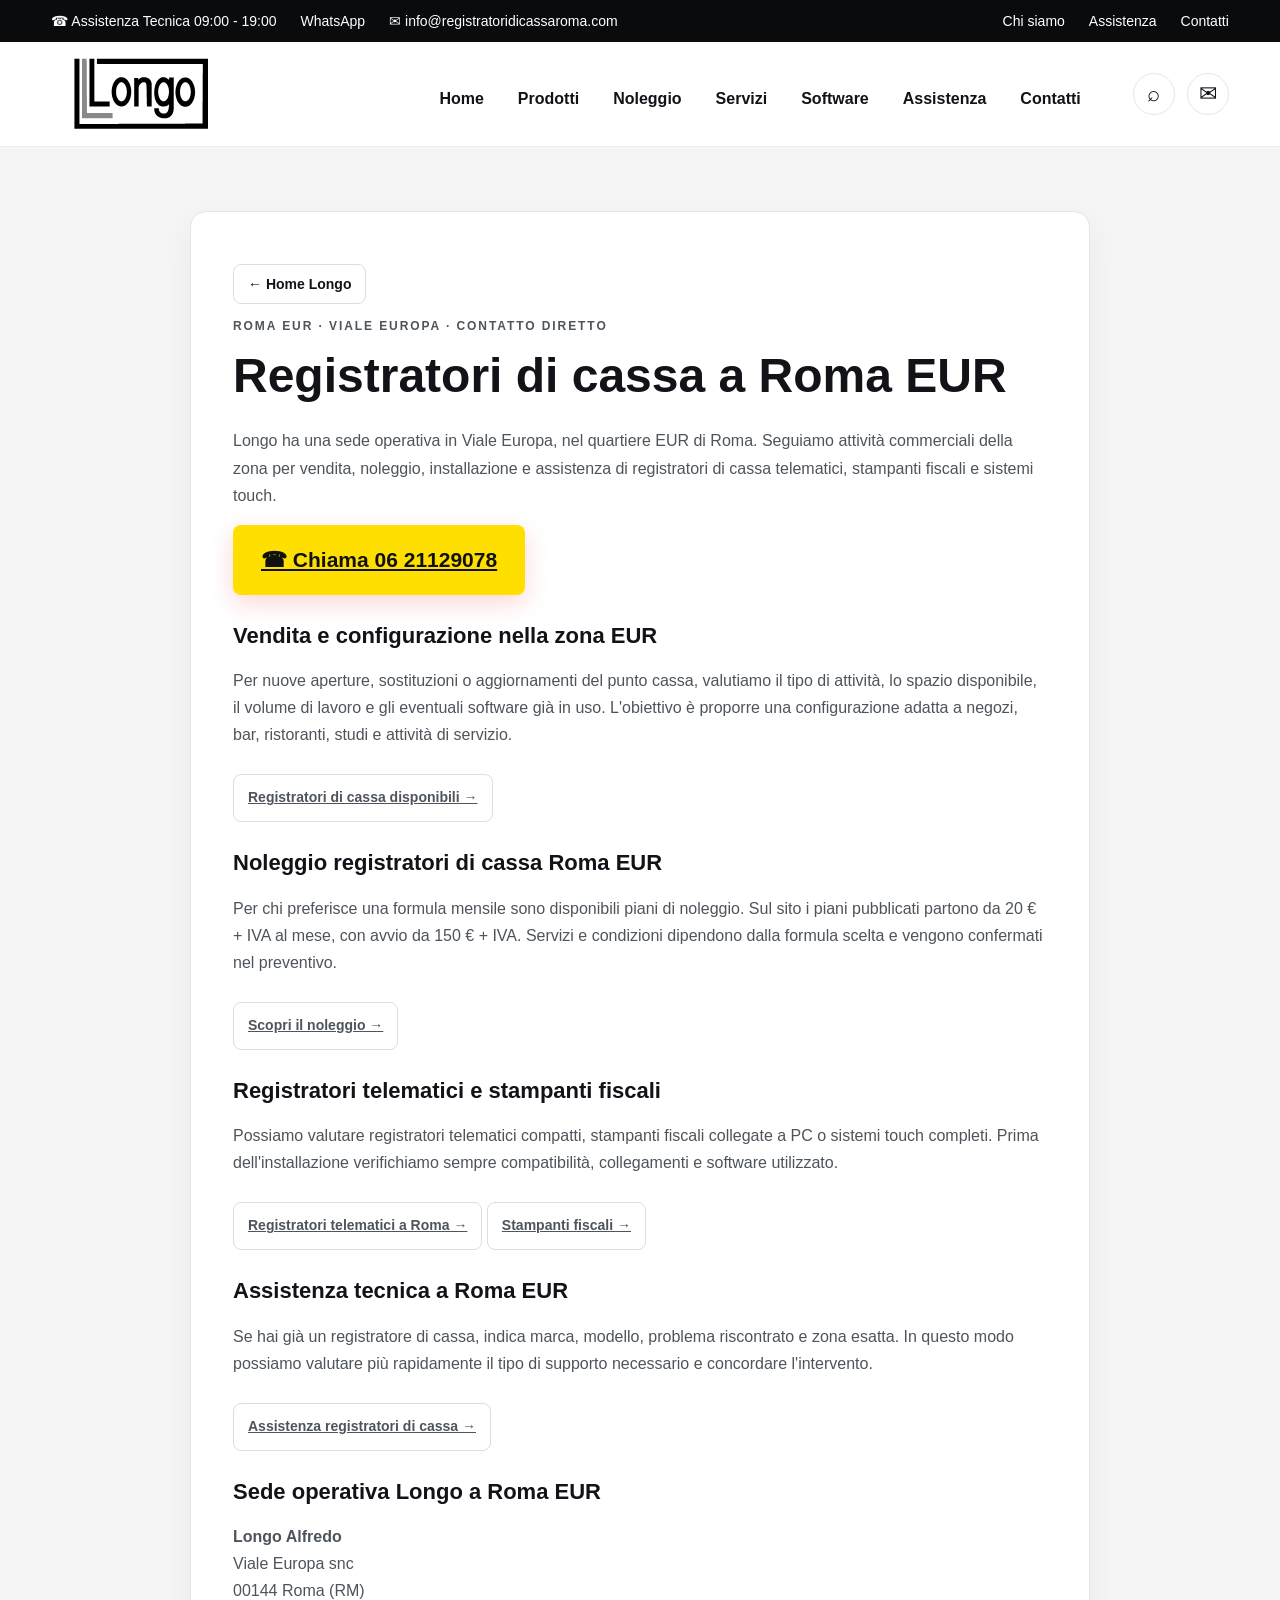
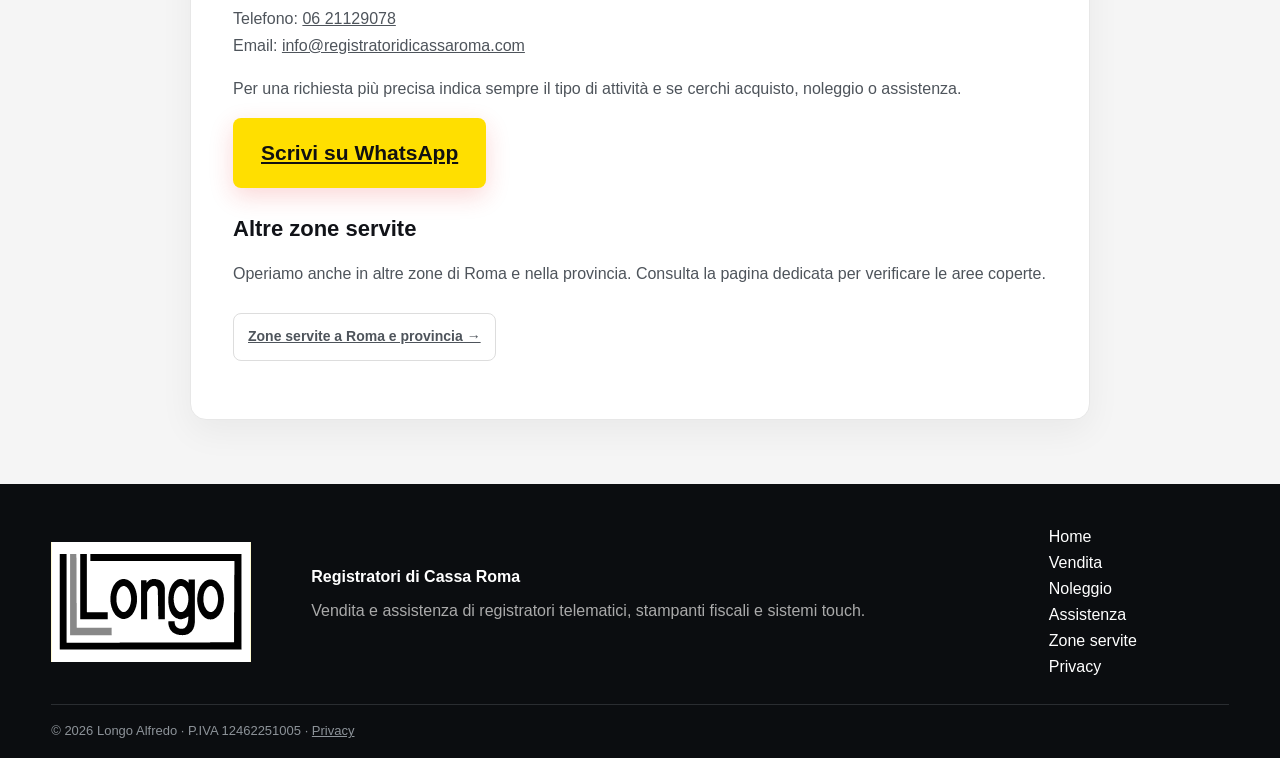
<file: registratori-di-cassa-roma-eur.html>
<!doctype html><html lang="it"><head><meta charset="utf-8"><meta name="viewport" content="width=device-width,initial-scale=1"><title>Registratori di cassa Roma EUR | Vendita, noleggio e assistenza | Longo</title><meta name="description" content="Registratori di cassa e registratori telematici a Roma EUR. Vendita, noleggio, installazione e assistenza tecnica Longo con sede operativa in Viale Europa."><meta name="robots" content="index,follow,max-image-preview:large"><link rel="canonical" href="https://www.registratoridicassaroma.com/registratori-di-cassa-roma-eur.html"><link rel="icon" href="assets/logo-longo.svg" type="image/svg+xml"><link rel="stylesheet" href="styles.css"><meta property="og:type" content="website"><meta property="og:locale" content="it_IT"><meta property="og:title" content="Registratori di cassa Roma EUR | Longo"><meta property="og:description" content="Vendita, noleggio, installazione e assistenza registratori telematici nella zona Roma EUR e provincia."><meta property="og:url" content="https://www.registratoridicassaroma.com/registratori-di-cassa-roma-eur.html"><meta property="og:site_name" content="Longo Registratori di Cassa"><meta property="og:image" content="https://www.registratoridicassaroma.com/assets/hero-home-2026-09-18.webp"><meta name="twitter:card" content="summary_large_image"><meta name="twitter:title" content="Registratori di cassa Roma EUR | Longo"><meta name="twitter:description" content="Vendita, noleggio e assistenza registratori telematici nella zona Roma EUR."><meta name="twitter:image" content="https://www.registratoridicassaroma.com/assets/hero-home-2026-09-18.webp"><script type="application/ld+json">{"@context":"https://schema.org","@type":"Service","name":"Registratori di cassa Roma EUR","url":"https://www.registratoridicassaroma.com/registratori-di-cassa-roma-eur.html","description":"Vendita, noleggio, installazione e assistenza di registratori di cassa e registratori telematici nella zona Roma EUR.","areaServed":{"@type":"Place","name":"Roma EUR"},"provider":{"@type":"LocalBusiness","@id":"https://www.registratoridicassaroma.com/#azienda","name":"Longo Registratori di Cassa","url":"https://www.registratoridicassaroma.com/","telephone":"+390621129078","address":{"@type":"PostalAddress","streetAddress":"Viale Europa snc","postalCode":"00144","addressLocality":"Roma","addressRegion":"RM","addressCountry":"IT"}}}</script><script type="application/ld+json">{"@context":"https://schema.org","@type":"BreadcrumbList","itemListElement":[{"@type":"ListItem","position":1,"name":"Home","item":"https://www.registratoridicassaroma.com/"},{"@type":"ListItem","position":2,"name":"Registratori di cassa Roma EUR","item":"https://www.registratoridicassaroma.com/registratori-di-cassa-roma-eur.html"}]}</script></head><body><a class="skip-link" href="#contenuto">Vai al contenuto</a><div class="topbar"><div class="container topbar-inner"><div class="top-left"><span>☎ Assistenza Tecnica 09:00 - 19:00</span><a href="https://wa.me/390621129078" target="_blank" rel="noopener">WhatsApp</a><a href="mailto:info@registratoridicassaroma.com">✉ info@registratoridicassaroma.com</a></div><div class="top-right"><a href="/#azienda">Chi siamo</a><a href="/#assistenza">Assistenza</a><a href="/#contatti">Contatti</a></div></div></div><header class="header"><div class="container nav-row"><a class="logo" href="/" aria-label="Longo - Home"><img src="assets/logo-longo.svg" alt="Longo" width="180" height="108"></a><nav id="nav" aria-label="Navigazione principale"><a href="/">Home</a><a href="/#prodotti">Prodotti</a><a href="noleggio-registratori-di-cassa-roma.html">Noleggio</a><a href="/#servizi">Servizi</a><a href="/#software">Software</a><a href="/#assistenza">Assistenza</a><a href="/#contatti">Contatti</a></nav><div class="nav-actions"><a href="/#prodotti" aria-label="Vai ai prodotti">⌕</a><a href="/#contatti" aria-label="Richiedi informazioni">✉</a></div><button id="menu" aria-label="Apri menu" aria-controls="nav" aria-expanded="false">☰</button></div></header><main id="contenuto"><section class="legal-page"><div class="container legal-card"><a class="product-link" href="/">← Home Longo</a><p class="legal-kicker">ROMA EUR · VIALE EUROPA · CONTATTO DIRETTO</p><h1>Registratori di cassa a Roma EUR</h1><p>Longo ha una sede operativa in Viale Europa, nel quartiere EUR di Roma. Seguiamo attività commerciali della zona per vendita, noleggio, installazione e assistenza di registratori di cassa telematici, stampanti fiscali e sistemi touch.</p><p><a class="cta dark" href="tel:+390621129078">☎ Chiama 06 21129078</a></p><h2>Vendita e configurazione nella zona EUR</h2><p>Per nuove aperture, sostituzioni o aggiornamenti del punto cassa, valutiamo il tipo di attività, lo spazio disponibile, il volume di lavoro e gli eventuali software già in uso. L'obiettivo è proporre una configurazione adatta a negozi, bar, ristoranti, studi e attività di servizio.</p><p><a class="product-link" href="registratori-di-cassa-roma.html">Registratori di cassa disponibili →</a></p><h2>Noleggio registratori di cassa Roma EUR</h2><p>Per chi preferisce una formula mensile sono disponibili piani di noleggio. Sul sito i piani pubblicati partono da 20 € + IVA al mese, con avvio da 150 € + IVA. Servizi e condizioni dipendono dalla formula scelta e vengono confermati nel preventivo.</p><p><a class="product-link" href="noleggio-registratori-di-cassa-roma.html">Scopri il noleggio →</a></p><h2>Registratori telematici e stampanti fiscali</h2><p>Possiamo valutare registratori telematici compatti, stampanti fiscali collegate a PC o sistemi touch completi. Prima dell'installazione verifichiamo sempre compatibilità, collegamenti e software utilizzato.</p><p><a class="product-link" href="registratori-telematici-roma.html">Registratori telematici a Roma →</a> <a class="product-link" href="stampanti-fiscali-roma.html">Stampanti fiscali →</a></p><h2>Assistenza tecnica a Roma EUR</h2><p>Se hai già un registratore di cassa, indica marca, modello, problema riscontrato e zona esatta. In questo modo possiamo valutare più rapidamente il tipo di supporto necessario e concordare l'intervento.</p><p><a class="product-link" href="assistenza-registratori-roma-provincia.html">Assistenza registratori di cassa →</a></p><h2>Sede operativa Longo a Roma EUR</h2><p><strong>Longo Alfredo</strong><br>Viale Europa snc<br>00144 Roma (RM)<br>Telefono: <a href="tel:+390621129078">06 21129078</a><br>Email: <a href="mailto:info@registratoridicassaroma.com">info@registratoridicassaroma.com</a></p><p>Per una richiesta più precisa indica sempre il tipo di attività e se cerchi acquisto, noleggio o assistenza.</p><p><a class="cta dark" href="https://wa.me/390621129078?text=Buongiorno%2C%20sono%20in%20zona%20Roma%20EUR%20e%20vorrei%20informazioni%20su%20un%20registratore%20di%20cassa.%20" target="_blank" rel="noopener">Scrivi su WhatsApp</a></p><h2>Altre zone servite</h2><p>Operiamo anche in altre zone di Roma e nella provincia. Consulta la pagina dedicata per verificare le aree coperte.</p><p><a class="product-link" href="zone-servite-roma-provincia.html">Zone servite a Roma e provincia →</a></p></div></section></main><footer><div class="container footer-row"><img src="assets/logo-longo.svg" alt="Longo" loading="lazy" decoding="async"><div><b>Registratori di Cassa Roma</b><p>Vendita e assistenza di registratori telematici, stampanti fiscali e sistemi touch.</p></div><div><a href="/">Home</a><a href="registratori-di-cassa-roma.html">Vendita</a><a href="noleggio-registratori-di-cassa-roma.html">Noleggio</a><a href="assistenza-registratori-roma-provincia.html">Assistenza</a><a href="zone-servite-roma-provincia.html">Zone servite</a><a href="privacy.html">Privacy</a></div></div><div class="container copyright">© 2026 Longo Alfredo · P.IVA 12462251005 · <a href="privacy.html">Privacy</a></div></footer><style>.call-mobile{display:none}@media(max-width:768px){body{padding-bottom:76px}.call-mobile{display:block;position:fixed;bottom:0;left:0;right:0;z-index:999;background:#ffdf00;color:#111;text-align:center;padding:18px 12px;font-size:20px;font-weight:800;text-decoration:none;box-shadow:0 -2px 10px #0002;padding-bottom:calc(18px + env(safe-area-inset-bottom))}}</style><a class="call-mobile" href="tel:+390621129078" aria-label="Chiama Longo al numero 06 21129078">☎ Chiama ora · 06 21129078</a><script src="script.js"></script></body></html>
</file>
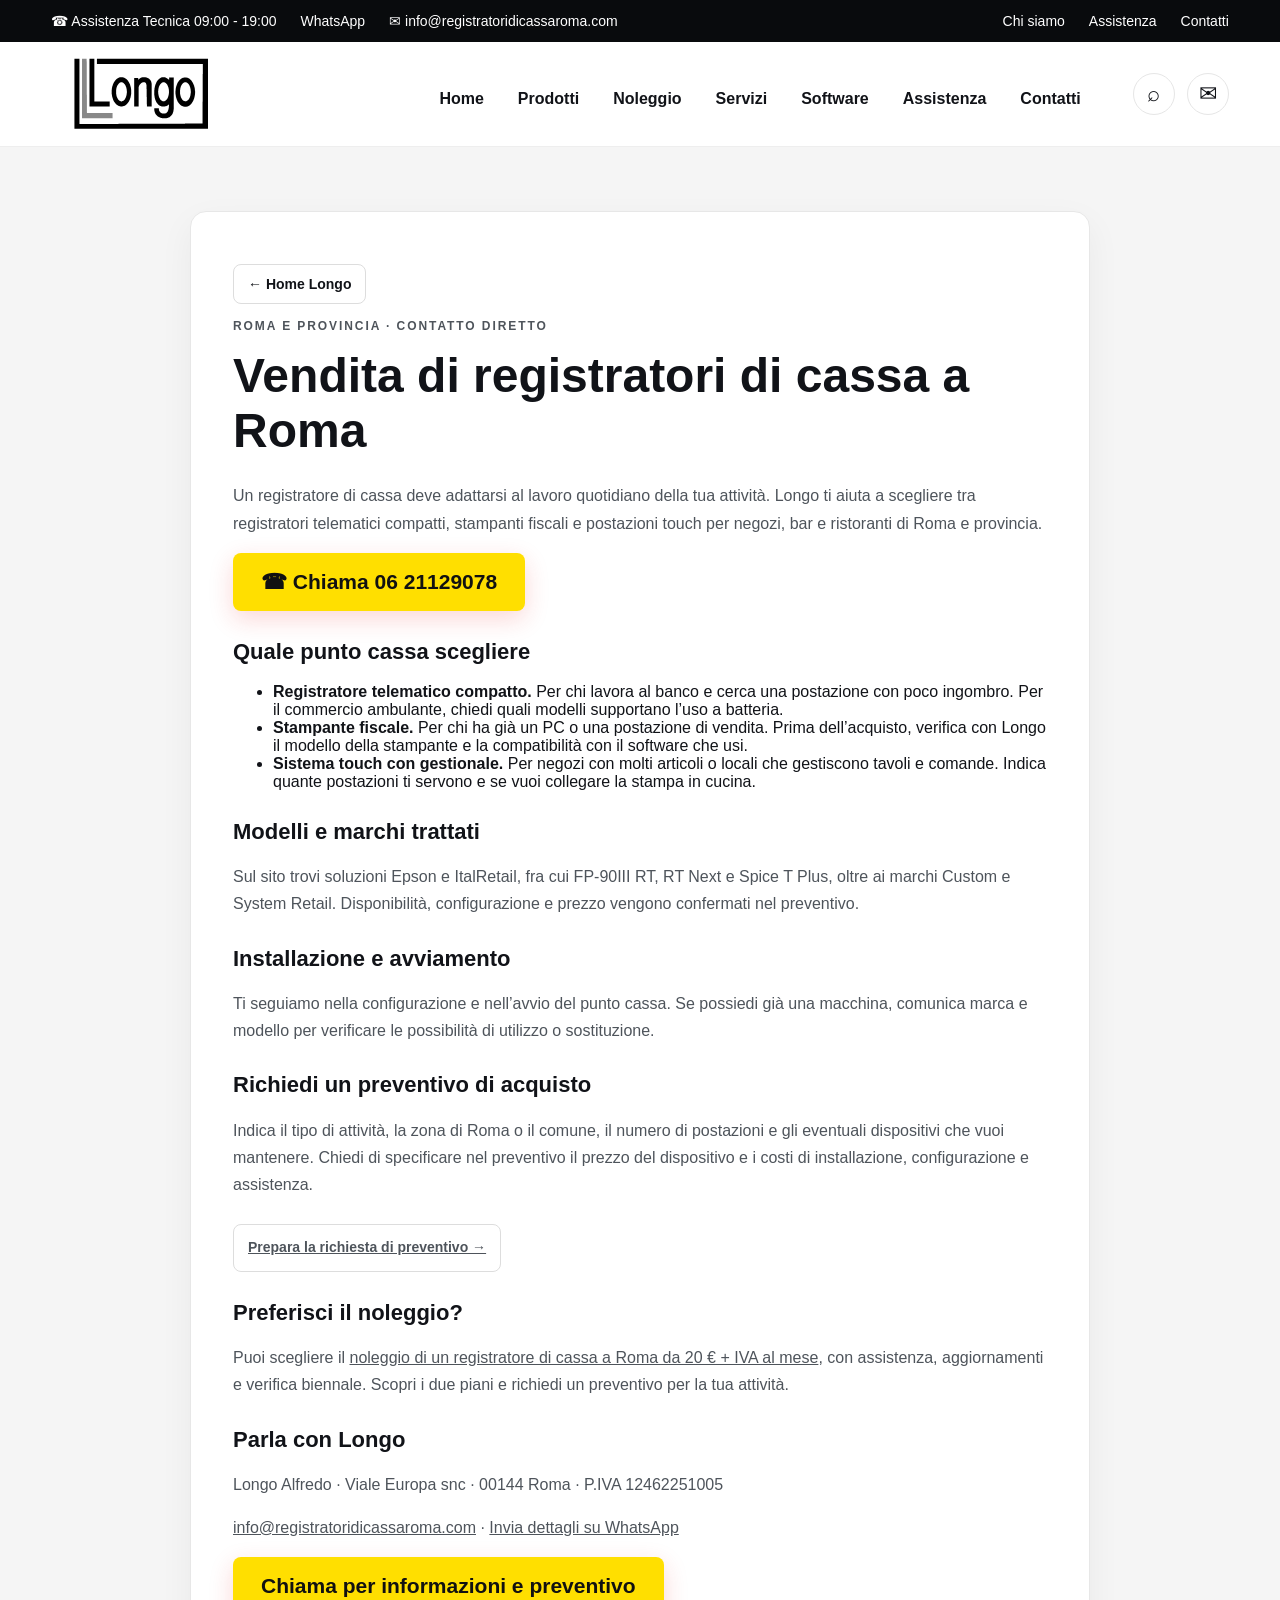
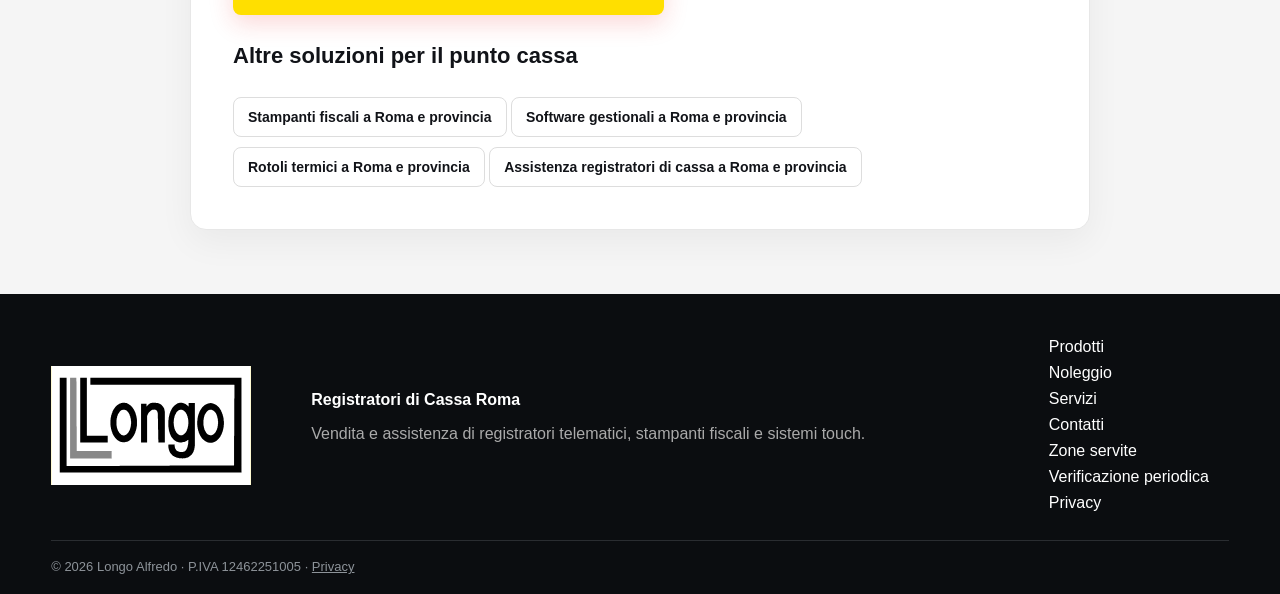
<file: registratori-di-cassa-roma.html>
<!doctype html><html lang="it"><head><meta charset="utf-8"><meta name="viewport" content="width=device-width,initial-scale=1"><title>Vendita di registratori di cassa a Roma | Longo</title><meta name="description" content="Confronta casse telematiche compatte, stampanti fiscali e sistemi touch. Longo configura il punto cassa per negozi, bar e ristoranti di Roma e provincia."><meta name="robots" content="index,follow,max-image-preview:large"><link rel="canonical" href="https://www.registratoridicassaroma.com/registratori-di-cassa-roma.html"><link rel="icon" href="assets/logo-longo.svg" type="image/svg+xml"><link rel="stylesheet" href="styles.css"><meta property="og:type" content="website"><meta property="og:locale" content="it_IT"><meta property="og:title" content="Vendita di registratori di cassa a Roma | Longo"><meta property="og:description" content="Confronta casse telematiche compatte, stampanti fiscali e sistemi touch. Longo configura il punto cassa per negozi, bar e ristoranti di Roma e provincia."><meta property="og:url" content="https://www.registratoridicassaroma.com/registratori-di-cassa-roma.html"><script type="application/ld+json">{"@context":"https://schema.org","@type":"Service","name":"Vendita di registratori di cassa a Roma","url":"https://www.registratoridicassaroma.com/registratori-di-cassa-roma.html","description":"Confronta casse telematiche compatte, stampanti fiscali e sistemi touch. Longo configura il punto cassa per negozi, bar e ristoranti di Roma e provincia.","areaServed":["Roma","Provincia di Roma"],"provider":{"@type":"LocalBusiness","name":"Longo Registratori di Cassa","url":"https://www.registratoridicassaroma.com/","telephone":"+390621129078","address":{"@type":"PostalAddress","streetAddress":"Viale Europa snc","postalCode":"00144","addressLocality":"Roma","addressCountry":"IT"}}}</script><script type="application/ld+json">{"@context":"https://schema.org","@type":"BreadcrumbList","itemListElement":[{"@type":"ListItem","position":1,"name":"Home","item":"https://www.registratoridicassaroma.com/"},{"@type":"ListItem","position":2,"name":"Vendita di registratori di cassa a Roma","item":"https://www.registratoridicassaroma.com/registratori-di-cassa-roma.html"}]}</script><meta property="og:site_name" content="Longo Registratori di Cassa">
<meta property="og:image" content="https://www.registratoridicassaroma.com/assets/hero-home-2026-09-18.webp">
<meta property="og:image:type" content="image/webp">
<meta property="og:image:width" content="1672">
<meta property="og:image:height" content="942">
<meta property="og:image:alt" content="Sistema touch POS con stampante fiscale e cassetto portadenaro">
<meta name="twitter:card" content="summary_large_image">
<meta name="twitter:title" content="Vendita di registratori di cassa a Roma | Longo">
<meta name="twitter:description" content="Confronta casse telematiche compatte, stampanti fiscali e sistemi touch. Longo configura il punto cassa per negozi, bar e ristoranti di Roma e provincia.">
<meta name="twitter:image" content="https://www.registratoridicassaroma.com/assets/hero-home-2026-09-18.webp">
<meta name="twitter:image:alt" content="Sistema touch POS con stampante fiscale e cassetto portadenaro">
</head><body>
<a class="skip-link" href="#contenuto">Vai al contenuto</a>
<div class="topbar"><div class="container topbar-inner"><div class="top-left"><span>☎ Assistenza Tecnica 09:00 - 19:00</span><a href="https://wa.me/390621129078" target="_blank" rel="noopener">WhatsApp</a><a href="mailto:info@registratoridicassaroma.com">✉ info@registratoridicassaroma.com</a></div><div class="top-right"><a href="/#azienda">Chi siamo</a><a href="/#assistenza">Assistenza</a><a href="/#contatti">Contatti</a></div></div></div>
<header class="header"><div class="container nav-row"><a class="logo" href="/" aria-label="Longo - Home"><img src="assets/logo-longo.svg" alt="Longo" width="180" height="108"></a><nav id="nav" aria-label="Navigazione principale"><a href="/">Home</a><a href="/#prodotti">Prodotti</a><a href="noleggio-registratori-di-cassa-roma.html">Noleggio</a><a href="/#servizi">Servizi</a><a href="/#software">Software</a><a href="/#assistenza">Assistenza</a><a href="/#contatti">Contatti</a></nav><div class="nav-actions"><a href="/#prodotti" aria-label="Vai ai prodotti">⌕</a><a href="/#contatti" aria-label="Richiedi informazioni">✉</a></div><button id="menu" aria-label="Apri menu" aria-controls="nav" aria-expanded="false">☰</button></div></header>
<main id="contenuto"><section class="legal-page"><div class="container legal-card"><a class="product-link" href="/">← Home Longo</a><p class="legal-kicker">ROMA E PROVINCIA · CONTATTO DIRETTO</p><h1>Vendita di registratori di cassa a Roma</h1><p>Un registratore di cassa deve adattarsi al lavoro quotidiano della tua attività. Longo ti aiuta a scegliere tra registratori telematici compatti, stampanti fiscali e postazioni touch per negozi, bar e ristoranti di Roma e provincia.</p><a class="cta dark" href="tel:+390621129078">☎ Chiama 06 21129078</a><h2>Quale punto cassa scegliere</h2>
<ul>
<li><strong>Registratore telematico compatto.</strong> Per chi lavora al banco e cerca una postazione con poco ingombro. Per il commercio ambulante, chiedi quali modelli supportano l’uso a batteria.</li>
<li><strong>Stampante fiscale.</strong> Per chi ha già un PC o una postazione di vendita. Prima dell’acquisto, verifica con Longo il modello della stampante e la compatibilità con il software che usi.</li>
<li><strong>Sistema touch con gestionale.</strong> Per negozi con molti articoli o locali che gestiscono tavoli e comande. Indica quante postazioni ti servono e se vuoi collegare la stampa in cucina.</li>
</ul><h2>Modelli e marchi trattati</h2><p>Sul sito trovi soluzioni Epson e ItalRetail, fra cui FP-90III RT, RT Next e Spice T Plus, oltre ai marchi Custom e System Retail. Disponibilità, configurazione e prezzo vengono confermati nel preventivo.</p><h2>Installazione e avviamento</h2><p>Ti seguiamo nella configurazione e nell’avvio del punto cassa. Se possiedi già una macchina, comunica marca e modello per verificare le possibilità di utilizzo o sostituzione.</p><h2>Richiedi un preventivo di acquisto</h2>
<p>Indica il tipo di attività, la zona di Roma o il comune, il numero di postazioni e gli eventuali dispositivi che vuoi mantenere. Chiedi di specificare nel preventivo il prezzo del dispositivo e i costi di installazione, configurazione e assistenza.</p>
<p><a class="product-link" href="/#preventivo-guidato">Prepara la richiesta di preventivo →</a></p><h2>Preferisci il noleggio?</h2><p>Puoi scegliere il <a href="noleggio-registratori-di-cassa-roma.html">noleggio di un registratore di cassa a Roma da 20 € + IVA al mese</a>, con assistenza, aggiornamenti e verifica biennale. Scopri i due piani e richiedi un preventivo per la tua attività.</p><h2>Parla con Longo</h2><p>Longo Alfredo · Viale Europa snc · 00144 Roma · P.IVA 12462251005</p><p><a href="mailto:info@registratoridicassaroma.com">info@registratoridicassaroma.com</a> · <a href="https://wa.me/390621129078" target="_blank" rel="noopener">Invia dettagli su WhatsApp</a></p><a class="cta dark" href="tel:+390621129078">Chiama per informazioni e preventivo</a><h2>Altre soluzioni per il punto cassa</h2><a class="product-link" href="stampanti-fiscali-roma.html">Stampanti fiscali a Roma e provincia</a> <a class="product-link" href="software-gestionali-roma.html">Software gestionali a Roma e provincia</a> <a class="product-link" href="rotoli-termici-roma.html">Rotoli termici a Roma e provincia</a> <a class="product-link" href="assistenza-registratori-roma-provincia.html">Assistenza registratori di cassa a Roma e provincia</a></div></section></main><footer><div class="container footer-row"><img src="assets/logo-longo.svg" alt="Longo" loading="lazy" decoding="async"><div><b>Registratori di Cassa Roma</b><p>Vendita e assistenza di registratori telematici, stampanti fiscali e sistemi touch.</p></div><div><a href="/#prodotti">Prodotti</a><a href="noleggio-registratori-di-cassa-roma.html">Noleggio</a><a href="/#servizi">Servizi</a><a href="/#contatti">Contatti</a><a href="zone-servite-roma-provincia.html">Zone servite</a><a href="verificazione-periodica-registratore-telematico-roma.html">Verificazione periodica</a><a href="privacy.html">Privacy</a></div></div><div class="container copyright">© 2026 Longo Alfredo · P.IVA 12462251005 · <a href="privacy.html">Privacy</a></div></footer>
<style>.call-mobile{display:none}@media(max-width:768px){body{padding-bottom:76px}.call-mobile{display:block;position:fixed;bottom:0;left:0;right:0;z-index:999;background:#ffdf00;color:#111;text-align:center;padding:18px 12px;font-size:20px;font-weight:800;text-decoration:none;box-shadow:0 -2px 10px #0002;padding-bottom:calc(18px + env(safe-area-inset-bottom))}}</style>
<a class="call-mobile" href="tel:+390621129078" aria-label="Chiama Longo al numero 06 21129078">☎ Chiama ora · 06 21129078</a>
<script src="script.js"></script>
</body>
</html>
</file>
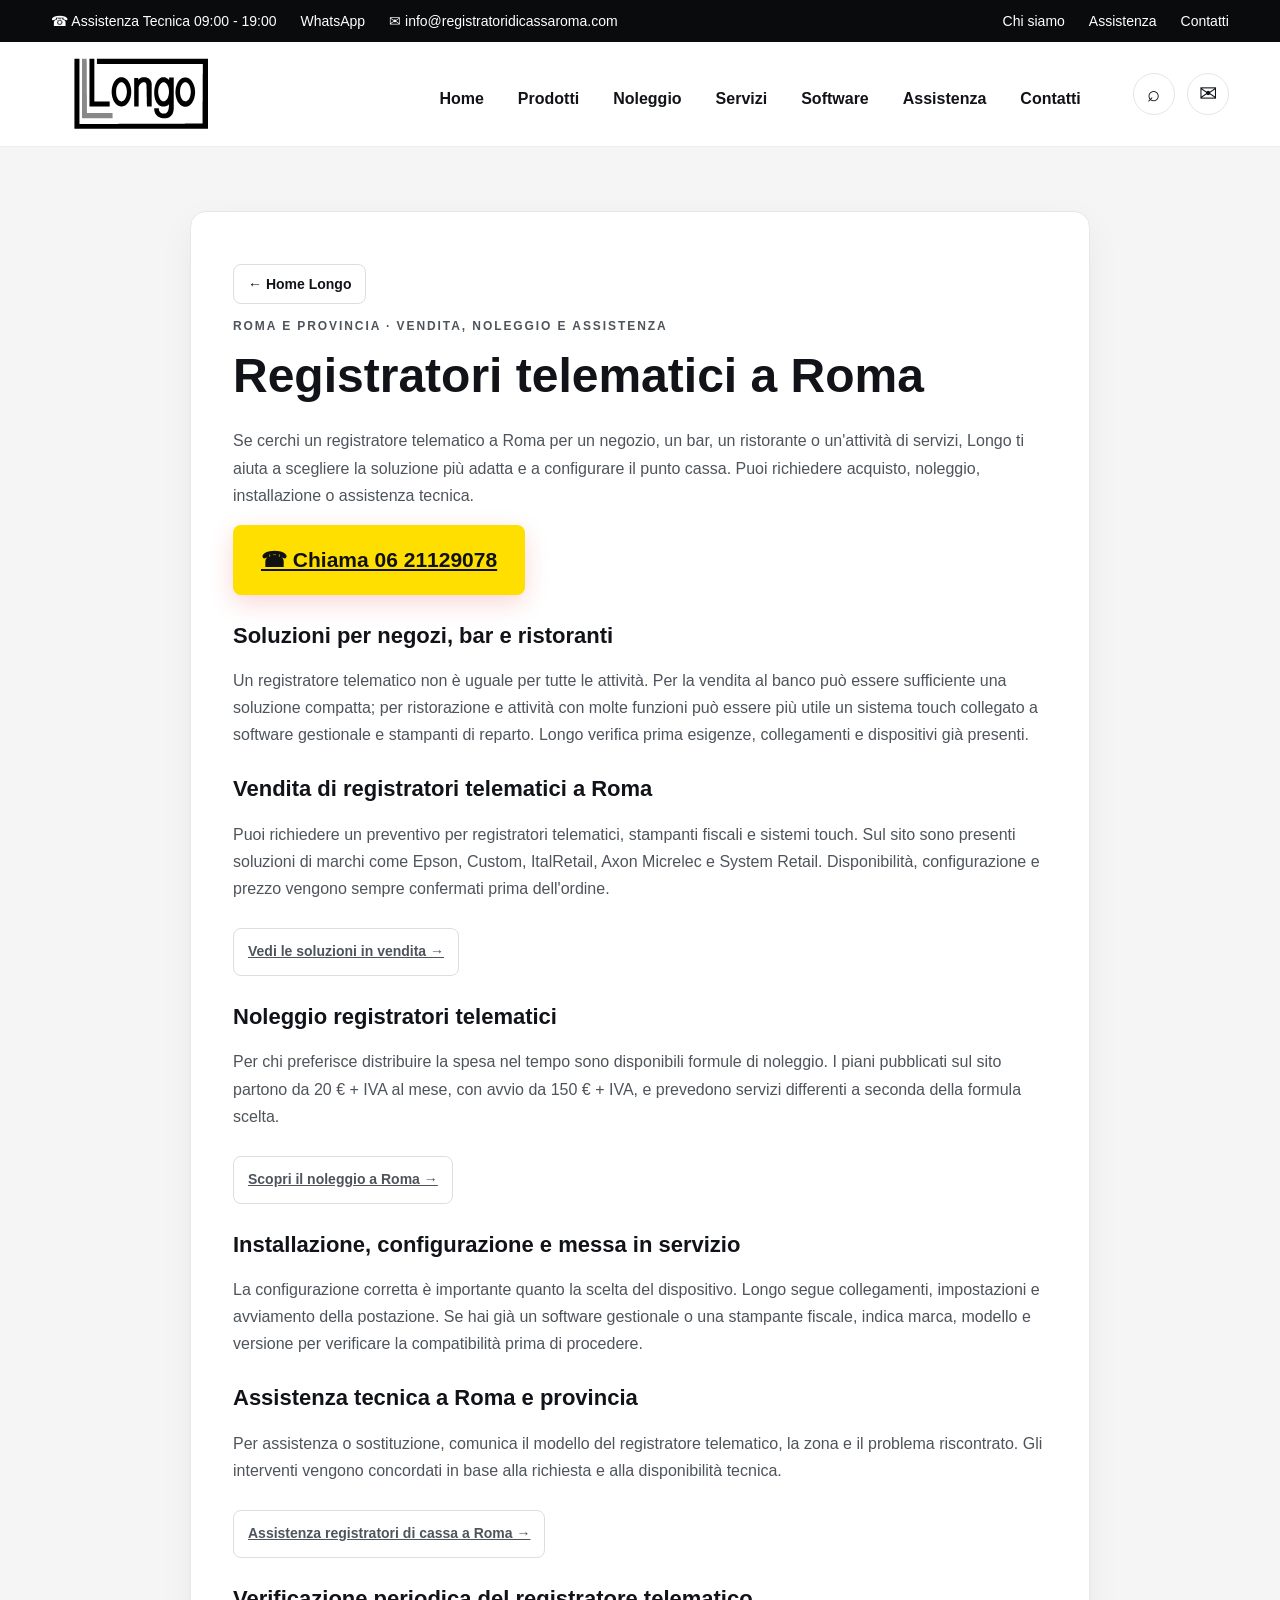
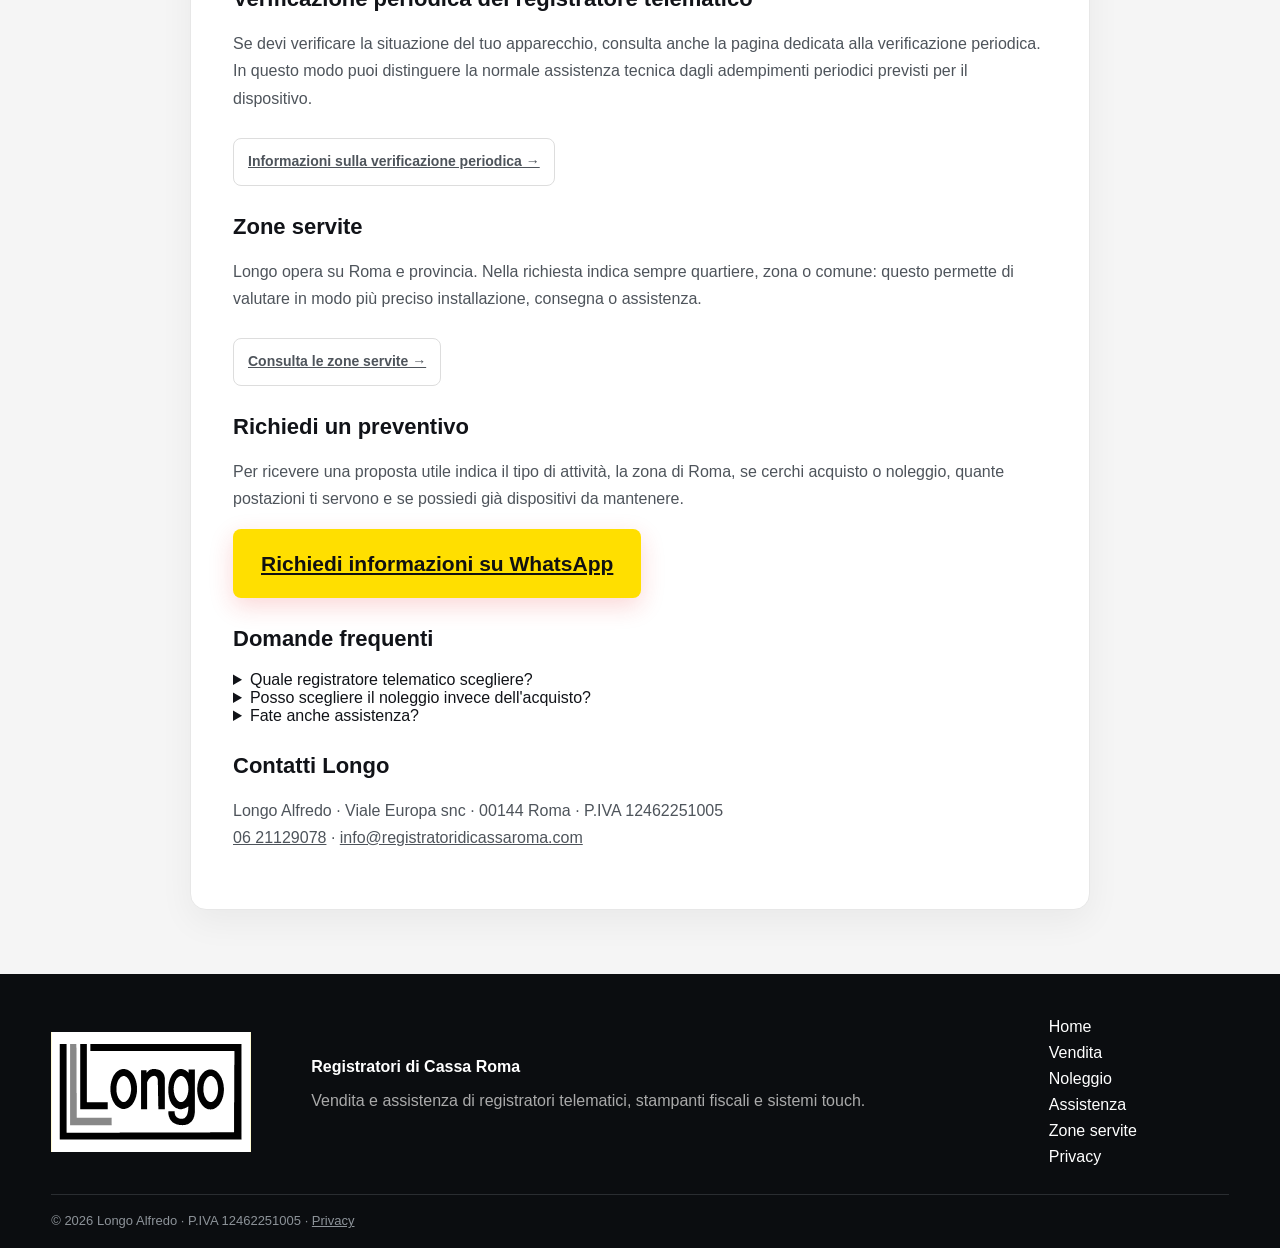
<file: registratori-telematici-roma.html>
<!doctype html><html lang="it"><head><meta charset="utf-8"><meta name="viewport" content="width=device-width,initial-scale=1"><title>Registratori telematici a Roma | Vendita, noleggio e assistenza | Longo</title><meta name="description" content="Registratori telematici a Roma per negozi, bar e ristoranti. Vendita, noleggio, installazione, configurazione e assistenza tecnica con Longo."><meta name="robots" content="index,follow,max-image-preview:large"><link rel="canonical" href="https://www.registratoridicassaroma.com/registratori-telematici-roma.html"><link rel="icon" href="assets/logo-longo.svg" type="image/svg+xml"><link rel="stylesheet" href="styles.css"><meta property="og:type" content="website"><meta property="og:locale" content="it_IT"><meta property="og:title" content="Registratori telematici a Roma | Longo"><meta property="og:description" content="Vendita, noleggio, installazione e assistenza di registratori telematici a Roma e provincia."><meta property="og:url" content="https://www.registratoridicassaroma.com/registratori-telematici-roma.html"><meta property="og:site_name" content="Longo Registratori di Cassa"><meta property="og:image" content="https://www.registratoridicassaroma.com/assets/hero-home-2026-09-18.webp"><meta name="twitter:card" content="summary_large_image"><meta name="twitter:title" content="Registratori telematici a Roma | Longo"><meta name="twitter:description" content="Vendita, noleggio, installazione e assistenza di registratori telematici a Roma e provincia."><meta name="twitter:image" content="https://www.registratoridicassaroma.com/assets/hero-home-2026-09-18.webp"><script type="application/ld+json">{"@context":"https://schema.org","@type":"Service","name":"Registratori telematici a Roma","url":"https://www.registratoridicassaroma.com/registratori-telematici-roma.html","description":"Vendita, noleggio, installazione, configurazione e assistenza di registratori telematici a Roma e provincia.","areaServed":[{"@type":"City","name":"Roma"},{"@type":"AdministrativeArea","name":"Provincia di Roma"}],"provider":{"@type":"LocalBusiness","@id":"https://www.registratoridicassaroma.com/#azienda","name":"Longo Registratori di Cassa","url":"https://www.registratoridicassaroma.com/","telephone":"+390621129078","address":{"@type":"PostalAddress","streetAddress":"Viale Europa snc","postalCode":"00144","addressLocality":"Roma","addressRegion":"RM","addressCountry":"IT"}}}</script><script type="application/ld+json">{"@context":"https://schema.org","@type":"BreadcrumbList","itemListElement":[{"@type":"ListItem","position":1,"name":"Home","item":"https://www.registratoridicassaroma.com/"},{"@type":"ListItem","position":2,"name":"Registratori telematici a Roma","item":"https://www.registratoridicassaroma.com/registratori-telematici-roma.html"}]}</script><script type="application/ld+json">{"@context":"https://schema.org","@type":"FAQPage","mainEntity":[{"@type":"Question","name":"Quale registratore telematico scegliere per un'attività a Roma?","acceptedAnswer":{"@type":"Answer","text":"La scelta dipende dal tipo di attività, dallo spazio disponibile, dal volume di lavoro e dall'eventuale software gestionale. Longo verifica le esigenze e propone una configurazione adatta."}},{"@type":"Question","name":"È possibile noleggiare un registratore telematico a Roma?","acceptedAnswer":{"@type":"Answer","text":"Sì. Sul sito sono disponibili formule di noleggio con assistenza e servizi inclusi, da valutare in base alla configurazione richiesta."}},{"@type":"Question","name":"Offrite assistenza sui registratori telematici a Roma?","acceptedAnswer":{"@type":"Answer","text":"Sì. Longo offre installazione, configurazione e assistenza tecnica a Roma e provincia, con condizioni e tempi da concordare in base alla richiesta."}}]}</script></head><body><a class="skip-link" href="#contenuto">Vai al contenuto</a><div class="topbar"><div class="container topbar-inner"><div class="top-left"><span>☎ Assistenza Tecnica 09:00 - 19:00</span><a href="https://wa.me/390621129078" target="_blank" rel="noopener">WhatsApp</a><a href="mailto:info@registratoridicassaroma.com">✉ info@registratoridicassaroma.com</a></div><div class="top-right"><a href="/#azienda">Chi siamo</a><a href="/#assistenza">Assistenza</a><a href="/#contatti">Contatti</a></div></div></div><header class="header"><div class="container nav-row"><a class="logo" href="/" aria-label="Longo - Home"><img src="assets/logo-longo.svg" alt="Longo" width="180" height="108"></a><nav id="nav" aria-label="Navigazione principale"><a href="/">Home</a><a href="/#prodotti">Prodotti</a><a href="noleggio-registratori-di-cassa-roma.html">Noleggio</a><a href="/#servizi">Servizi</a><a href="/#software">Software</a><a href="/#assistenza">Assistenza</a><a href="/#contatti">Contatti</a></nav><div class="nav-actions"><a href="/#prodotti" aria-label="Vai ai prodotti">⌕</a><a href="/#contatti" aria-label="Richiedi informazioni">✉</a></div><button id="menu" aria-label="Apri menu" aria-controls="nav" aria-expanded="false">☰</button></div></header><main id="contenuto"><section class="legal-page"><div class="container legal-card"><a class="product-link" href="/">← Home Longo</a><p class="legal-kicker">ROMA E PROVINCIA · VENDITA, NOLEGGIO E ASSISTENZA</p><h1>Registratori telematici a Roma</h1><p>Se cerchi un registratore telematico a Roma per un negozio, un bar, un ristorante o un'attività di servizi, Longo ti aiuta a scegliere la soluzione più adatta e a configurare il punto cassa. Puoi richiedere acquisto, noleggio, installazione o assistenza tecnica.</p><p><a class="cta dark" href="tel:+390621129078">☎ Chiama 06 21129078</a></p><h2>Soluzioni per negozi, bar e ristoranti</h2><p>Un registratore telematico non è uguale per tutte le attività. Per la vendita al banco può essere sufficiente una soluzione compatta; per ristorazione e attività con molte funzioni può essere più utile un sistema touch collegato a software gestionale e stampanti di reparto. Longo verifica prima esigenze, collegamenti e dispositivi già presenti.</p><h2>Vendita di registratori telematici a Roma</h2><p>Puoi richiedere un preventivo per registratori telematici, stampanti fiscali e sistemi touch. Sul sito sono presenti soluzioni di marchi come Epson, Custom, ItalRetail, Axon Micrelec e System Retail. Disponibilità, configurazione e prezzo vengono sempre confermati prima dell'ordine.</p><p><a class="product-link" href="registratori-di-cassa-roma.html">Vedi le soluzioni in vendita →</a></p><h2>Noleggio registratori telematici</h2><p>Per chi preferisce distribuire la spesa nel tempo sono disponibili formule di noleggio. I piani pubblicati sul sito partono da 20 € + IVA al mese, con avvio da 150 € + IVA, e prevedono servizi differenti a seconda della formula scelta.</p><p><a class="product-link" href="noleggio-registratori-di-cassa-roma.html">Scopri il noleggio a Roma →</a></p><h2>Installazione, configurazione e messa in servizio</h2><p>La configurazione corretta è importante quanto la scelta del dispositivo. Longo segue collegamenti, impostazioni e avviamento della postazione. Se hai già un software gestionale o una stampante fiscale, indica marca, modello e versione per verificare la compatibilità prima di procedere.</p><h2>Assistenza tecnica a Roma e provincia</h2><p>Per assistenza o sostituzione, comunica il modello del registratore telematico, la zona e il problema riscontrato. Gli interventi vengono concordati in base alla richiesta e alla disponibilità tecnica.</p><p><a class="product-link" href="assistenza-registratori-roma-provincia.html">Assistenza registratori di cassa a Roma →</a></p><h2>Verificazione periodica del registratore telematico</h2><p>Se devi verificare la situazione del tuo apparecchio, consulta anche la pagina dedicata alla verificazione periodica. In questo modo puoi distinguere la normale assistenza tecnica dagli adempimenti periodici previsti per il dispositivo.</p><p><a class="product-link" href="verificazione-periodica-registratore-telematico-roma.html">Informazioni sulla verificazione periodica →</a></p><h2>Zone servite</h2><p>Longo opera su Roma e provincia. Nella richiesta indica sempre quartiere, zona o comune: questo permette di valutare in modo più preciso installazione, consegna o assistenza.</p><p><a class="product-link" href="zone-servite-roma-provincia.html">Consulta le zone servite →</a></p><h2>Richiedi un preventivo</h2><p>Per ricevere una proposta utile indica il tipo di attività, la zona di Roma, se cerchi acquisto o noleggio, quante postazioni ti servono e se possiedi già dispositivi da mantenere.</p><p><a class="cta dark" href="https://wa.me/390621129078?text=Buongiorno%2C%20cerco%20un%20registratore%20telematico%20a%20Roma.%20La%20mia%20attivit%C3%A0%20%C3%A8%3A%20" target="_blank" rel="noopener">Richiedi informazioni su WhatsApp</a></p><h2>Domande frequenti</h2><details><summary>Quale registratore telematico scegliere?</summary><p>Dipende dal tipo di attività, dallo spazio disponibile, dal volume di lavoro e dalle funzioni necessarie. Se hai già una cassa o un gestionale, indica marca e modello per verificare la compatibilità.</p></details><details><summary>Posso scegliere il noleggio invece dell'acquisto?</summary><p>Sì. Sul sito trovi una pagina dedicata ai piani di noleggio disponibili per Roma e provincia.</p></details><details><summary>Fate anche assistenza?</summary><p>Sì. Sono disponibili installazione, configurazione e assistenza tecnica a Roma e provincia, da concordare in base alla richiesta.</p></details><h2>Contatti Longo</h2><p>Longo Alfredo · Viale Europa snc · 00144 Roma · P.IVA 12462251005<br><a href="tel:+390621129078">06 21129078</a> · <a href="mailto:info@registratoridicassaroma.com">info@registratoridicassaroma.com</a></p></div></section></main><footer><div class="container footer-row"><img src="assets/logo-longo.svg" alt="Longo" loading="lazy" decoding="async"><div><b>Registratori di Cassa Roma</b><p>Vendita e assistenza di registratori telematici, stampanti fiscali e sistemi touch.</p></div><div><a href="/">Home</a><a href="registratori-di-cassa-roma.html">Vendita</a><a href="noleggio-registratori-di-cassa-roma.html">Noleggio</a><a href="assistenza-registratori-roma-provincia.html">Assistenza</a><a href="zone-servite-roma-provincia.html">Zone servite</a><a href="privacy.html">Privacy</a></div></div><div class="container copyright">© 2026 Longo Alfredo · P.IVA 12462251005 · <a href="privacy.html">Privacy</a></div></footer><style>.call-mobile{display:none}@media(max-width:768px){body{padding-bottom:76px}.call-mobile{display:block;position:fixed;bottom:0;left:0;right:0;z-index:999;background:#ffdf00;color:#111;text-align:center;padding:18px 12px;font-size:20px;font-weight:800;text-decoration:none;box-shadow:0 -2px 10px #0002;padding-bottom:calc(18px + env(safe-area-inset-bottom))}}</style><a class="call-mobile" href="tel:+390621129078" aria-label="Chiama Longo al numero 06 21129078">☎ Chiama ora · 06 21129078</a><script src="script.js"></script></body></html>
</file>
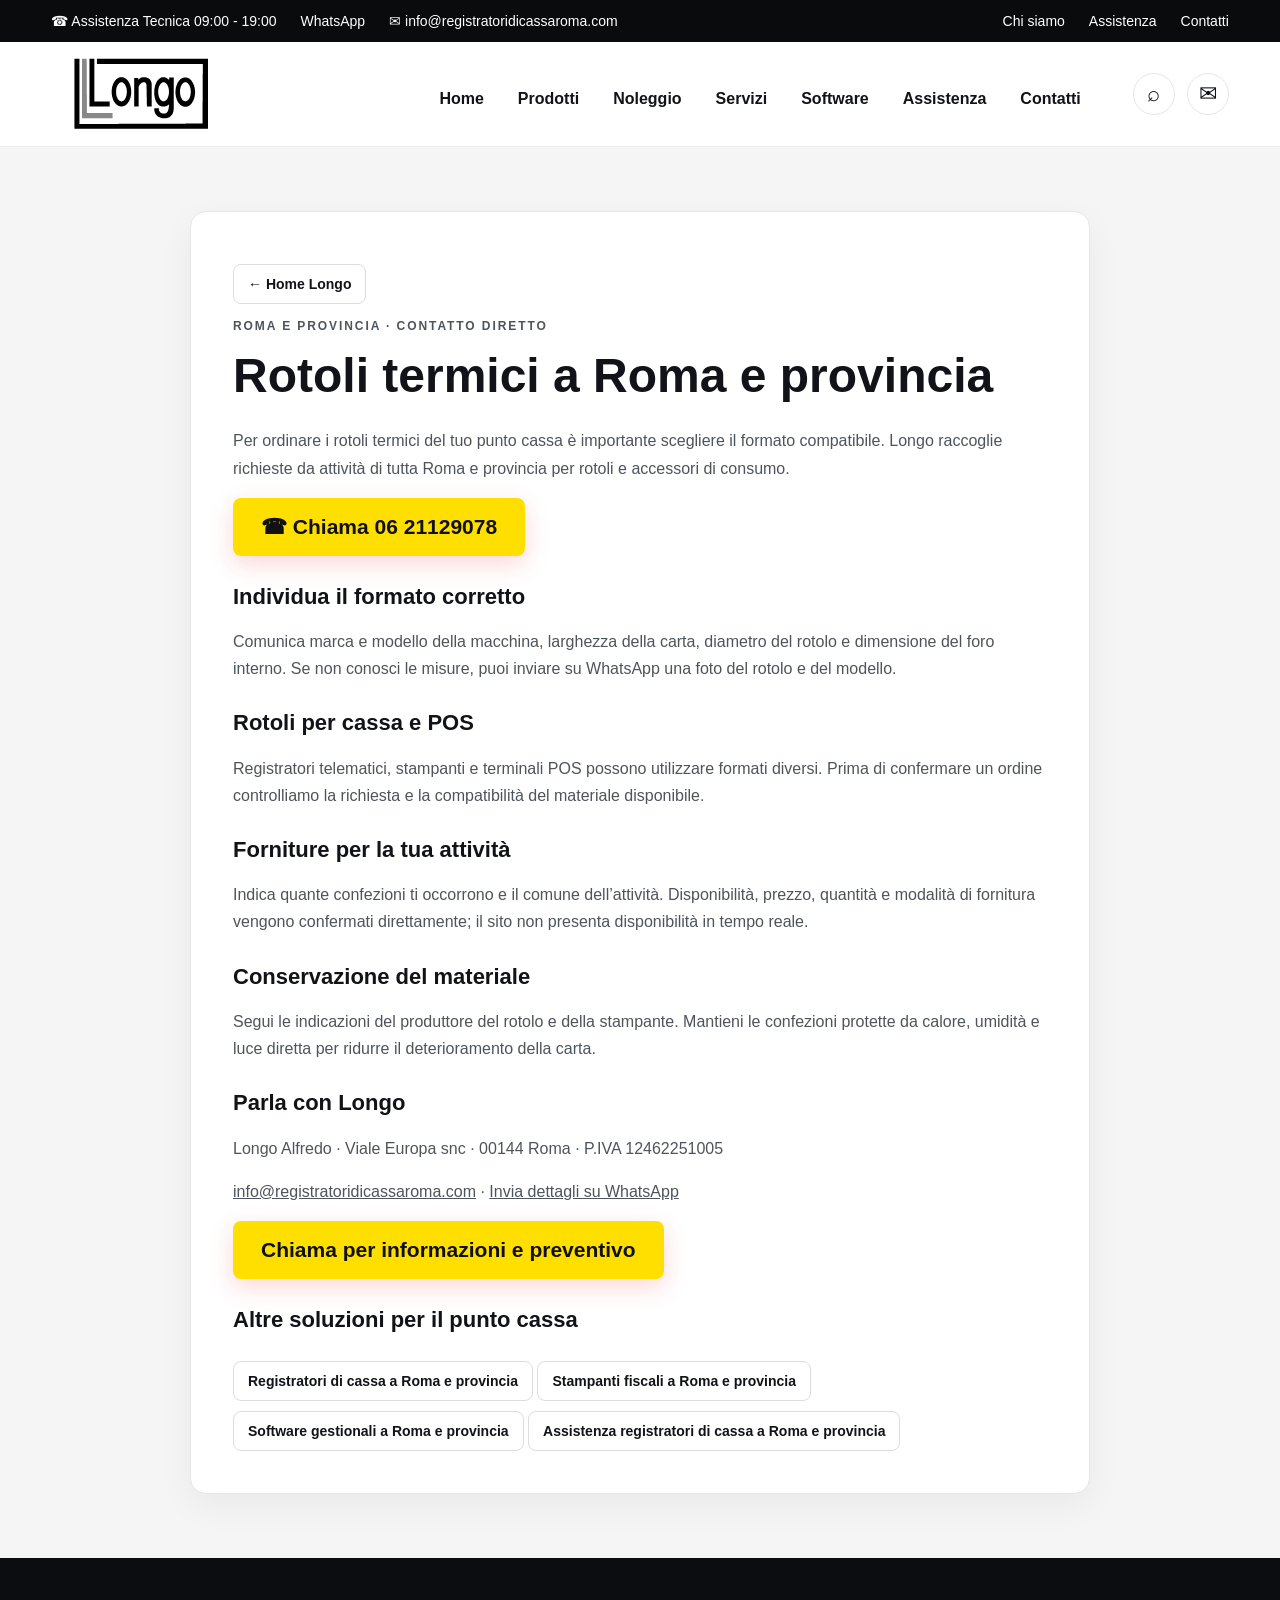
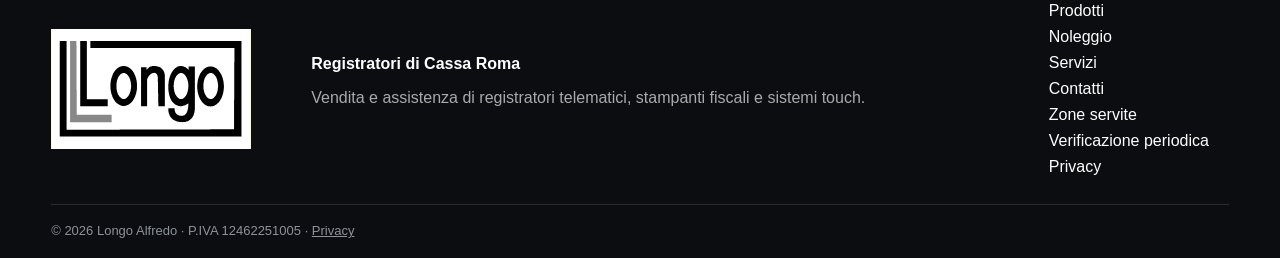
<file: rotoli-termici-roma.html>
<!doctype html><html lang="it"><head><meta charset="utf-8"><meta name="viewport" content="width=device-width,initial-scale=1"><title>Rotoli termici a Roma e provincia | Longo</title><meta name="description" content="Rotoli termici per registratori di cassa, stampanti e POS a Roma e provincia. Verifica formato e disponibilità con Longo: 06 21129078."><meta name="robots" content="index,follow,max-image-preview:large"><link rel="canonical" href="https://www.registratoridicassaroma.com/rotoli-termici-roma.html"><link rel="icon" href="assets/logo-longo.svg" type="image/svg+xml"><link rel="stylesheet" href="styles.css"><meta property="og:type" content="website"><meta property="og:locale" content="it_IT"><meta property="og:title" content="Rotoli termici a Roma e provincia | Longo"><meta property="og:description" content="Rotoli termici per registratori di cassa, stampanti e POS a Roma e provincia. Verifica formato e disponibilità con Longo: 06 21129078."><meta property="og:url" content="https://www.registratoridicassaroma.com/rotoli-termici-roma.html"><script type="application/ld+json">{"@context":"https://schema.org","@type":"Service","name":"Rotoli termici a Roma e provincia","url":"https://www.registratoridicassaroma.com/rotoli-termici-roma.html","description":"Rotoli termici per registratori di cassa, stampanti e POS a Roma e provincia. Verifica formato e disponibilità con Longo: 06 21129078.","areaServed":["Roma","Provincia di Roma"],"provider":{"@type":"LocalBusiness","name":"Longo Registratori di Cassa","url":"https://www.registratoridicassaroma.com/","telephone":"+390621129078","address":{"@type":"PostalAddress","streetAddress":"Viale Europa snc","postalCode":"00144","addressLocality":"Roma","addressCountry":"IT"}}}</script><script type="application/ld+json">{"@context":"https://schema.org","@type":"BreadcrumbList","itemListElement":[{"@type":"ListItem","position":1,"name":"Home","item":"https://www.registratoridicassaroma.com/"},{"@type":"ListItem","position":2,"name":"Rotoli termici a Roma e provincia","item":"https://www.registratoridicassaroma.com/rotoli-termici-roma.html"}]}</script><meta property="og:site_name" content="Longo Registratori di Cassa">
<meta property="og:image" content="https://www.registratoridicassaroma.com/assets/hero-home-2026-09-18.webp">
<meta property="og:image:type" content="image/webp">
<meta property="og:image:width" content="1672">
<meta property="og:image:height" content="942">
<meta property="og:image:alt" content="Sistema touch POS con stampante fiscale e cassetto portadenaro">
<meta name="twitter:card" content="summary_large_image">
<meta name="twitter:title" content="Rotoli termici a Roma e provincia | Longo">
<meta name="twitter:description" content="Rotoli termici per registratori di cassa, stampanti e POS a Roma e provincia. Verifica formato e disponibilità con Longo: 06 21129078.">
<meta name="twitter:image" content="https://www.registratoridicassaroma.com/assets/hero-home-2026-09-18.webp">
<meta name="twitter:image:alt" content="Sistema touch POS con stampante fiscale e cassetto portadenaro">
</head><body>
<a class="skip-link" href="#contenuto">Vai al contenuto</a>
<div class="topbar"><div class="container topbar-inner"><div class="top-left"><span>☎ Assistenza Tecnica 09:00 - 19:00</span><a href="https://wa.me/390621129078" target="_blank" rel="noopener">WhatsApp</a><a href="mailto:info@registratoridicassaroma.com">✉ info@registratoridicassaroma.com</a></div><div class="top-right"><a href="/#azienda">Chi siamo</a><a href="/#assistenza">Assistenza</a><a href="/#contatti">Contatti</a></div></div></div>
<header class="header"><div class="container nav-row"><a class="logo" href="/" aria-label="Longo - Home"><img src="assets/logo-longo.svg" alt="Longo" width="180" height="108"></a><nav id="nav" aria-label="Navigazione principale"><a href="/">Home</a><a href="/#prodotti">Prodotti</a><a href="noleggio-registratori-di-cassa-roma.html">Noleggio</a><a href="/#servizi">Servizi</a><a href="/#software">Software</a><a href="/#assistenza">Assistenza</a><a href="/#contatti">Contatti</a></nav><div class="nav-actions"><a href="/#prodotti" aria-label="Vai ai prodotti">⌕</a><a href="/#contatti" aria-label="Richiedi informazioni">✉</a></div><button id="menu" aria-label="Apri menu" aria-controls="nav" aria-expanded="false">☰</button></div></header>
<main id="contenuto"><section class="legal-page"><div class="container legal-card"><a class="product-link" href="/">← Home Longo</a><p class="legal-kicker">ROMA E PROVINCIA · CONTATTO DIRETTO</p><h1>Rotoli termici a Roma e provincia</h1><p>Per ordinare i rotoli termici del tuo punto cassa è importante scegliere il formato compatibile. Longo raccoglie richieste da attività di tutta Roma e provincia per rotoli e accessori di consumo.</p><a class="cta dark" href="tel:+390621129078">☎ Chiama 06 21129078</a><h2>Individua il formato corretto</h2><p>Comunica marca e modello della macchina, larghezza della carta, diametro del rotolo e dimensione del foro interno. Se non conosci le misure, puoi inviare su WhatsApp una foto del rotolo e del modello.</p><h2>Rotoli per cassa e POS</h2><p>Registratori telematici, stampanti e terminali POS possono utilizzare formati diversi. Prima di confermare un ordine controlliamo la richiesta e la compatibilità del materiale disponibile.</p><h2>Forniture per la tua attività</h2><p>Indica quante confezioni ti occorrono e il comune dell’attività. Disponibilità, prezzo, quantità e modalità di fornitura vengono confermati direttamente; il sito non presenta disponibilità in tempo reale.</p><h2>Conservazione del materiale</h2><p>Segui le indicazioni del produttore del rotolo e della stampante. Mantieni le confezioni protette da calore, umidità e luce diretta per ridurre il deterioramento della carta.</p><h2>Parla con Longo</h2><p>Longo Alfredo · Viale Europa snc · 00144 Roma · P.IVA 12462251005</p><p><a href="mailto:info@registratoridicassaroma.com">info@registratoridicassaroma.com</a> · <a href="https://wa.me/390621129078" target="_blank" rel="noopener">Invia dettagli su WhatsApp</a></p><a class="cta dark" href="tel:+390621129078">Chiama per informazioni e preventivo</a><h2>Altre soluzioni per il punto cassa</h2><a class="product-link" href="registratori-di-cassa-roma.html">Registratori di cassa a Roma e provincia</a> <a class="product-link" href="stampanti-fiscali-roma.html">Stampanti fiscali a Roma e provincia</a> <a class="product-link" href="software-gestionali-roma.html">Software gestionali a Roma e provincia</a> <a class="product-link" href="assistenza-registratori-roma-provincia.html">Assistenza registratori di cassa a Roma e provincia</a></div></section></main><footer><div class="container footer-row"><img src="assets/logo-longo.svg" alt="Longo" loading="lazy" decoding="async"><div><b>Registratori di Cassa Roma</b><p>Vendita e assistenza di registratori telematici, stampanti fiscali e sistemi touch.</p></div><div><a href="/#prodotti">Prodotti</a><a href="noleggio-registratori-di-cassa-roma.html">Noleggio</a><a href="/#servizi">Servizi</a><a href="/#contatti">Contatti</a><a href="zone-servite-roma-provincia.html">Zone servite</a><a href="verificazione-periodica-registratore-telematico-roma.html">Verificazione periodica</a><a href="privacy.html">Privacy</a></div></div><div class="container copyright">© 2026 Longo Alfredo · P.IVA 12462251005 · <a href="privacy.html">Privacy</a></div></footer>
<style>.call-mobile{display:none}@media(max-width:768px){body{padding-bottom:76px}.call-mobile{display:block;position:fixed;bottom:0;left:0;right:0;z-index:999;background:#ffdf00;color:#111;text-align:center;padding:18px 12px;font-size:20px;font-weight:800;text-decoration:none;box-shadow:0 -2px 10px #0002;padding-bottom:calc(18px + env(safe-area-inset-bottom))}}</style>
<a class="call-mobile" href="tel:+390621129078" aria-label="Chiama Longo al numero 06 21129078">☎ Chiama ora · 06 21129078</a>
<script src="script.js"></script>
</body>
</html>
</file>
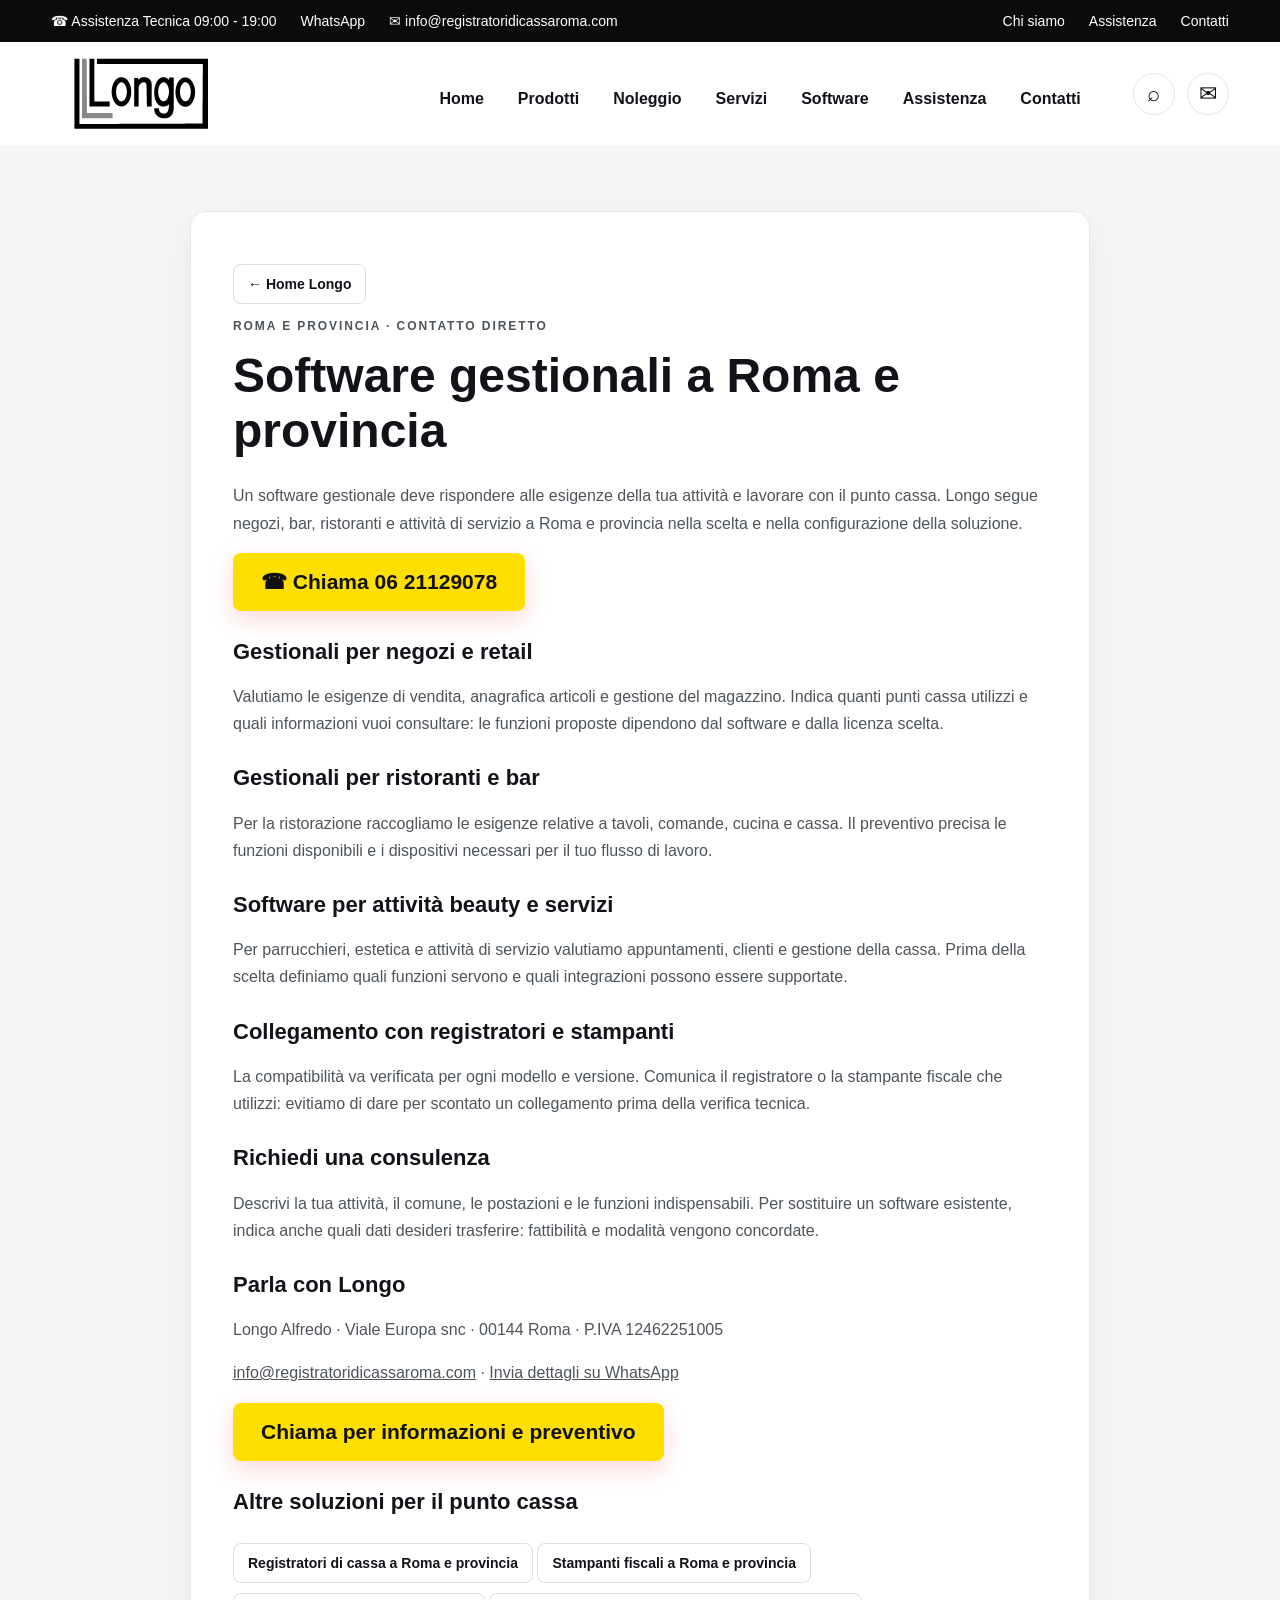
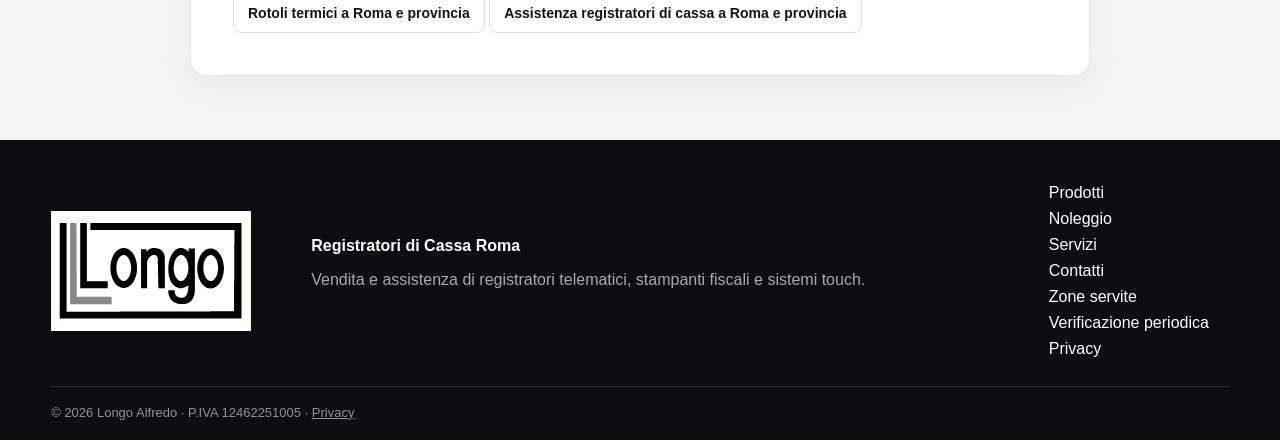
<file: software-gestionali-roma.html>
<!doctype html><html lang="it"><head><meta charset="utf-8"><meta name="viewport" content="width=device-width,initial-scale=1"><title>Software gestionali a Roma e provincia | Longo</title><meta name="description" content="Software gestionali per negozi, ristorazione e attività di servizio a Roma e provincia. Consulenza e configurazione del punto cassa: 06 21129078."><meta name="robots" content="index,follow,max-image-preview:large"><link rel="canonical" href="https://www.registratoridicassaroma.com/software-gestionali-roma.html"><link rel="icon" href="assets/logo-longo.svg" type="image/svg+xml"><link rel="stylesheet" href="styles.css"><meta property="og:type" content="website"><meta property="og:locale" content="it_IT"><meta property="og:title" content="Software gestionali a Roma e provincia | Longo"><meta property="og:description" content="Software gestionali per negozi, ristorazione e attività di servizio a Roma e provincia. Consulenza e configurazione del punto cassa: 06 21129078."><meta property="og:url" content="https://www.registratoridicassaroma.com/software-gestionali-roma.html"><script type="application/ld+json">{"@context":"https://schema.org","@type":"Service","name":"Software gestionali a Roma e provincia","url":"https://www.registratoridicassaroma.com/software-gestionali-roma.html","description":"Software gestionali per negozi, ristorazione e attività di servizio a Roma e provincia. Consulenza e configurazione del punto cassa: 06 21129078.","areaServed":["Roma","Provincia di Roma"],"provider":{"@type":"LocalBusiness","name":"Longo Registratori di Cassa","url":"https://www.registratoridicassaroma.com/","telephone":"+390621129078","address":{"@type":"PostalAddress","streetAddress":"Viale Europa snc","postalCode":"00144","addressLocality":"Roma","addressCountry":"IT"}}}</script><script type="application/ld+json">{"@context":"https://schema.org","@type":"BreadcrumbList","itemListElement":[{"@type":"ListItem","position":1,"name":"Home","item":"https://www.registratoridicassaroma.com/"},{"@type":"ListItem","position":2,"name":"Software gestionali a Roma e provincia","item":"https://www.registratoridicassaroma.com/software-gestionali-roma.html"}]}</script><meta property="og:site_name" content="Longo Registratori di Cassa">
<meta property="og:image" content="https://www.registratoridicassaroma.com/assets/hero-home-2026-09-18.webp">
<meta property="og:image:type" content="image/webp">
<meta property="og:image:width" content="1672">
<meta property="og:image:height" content="942">
<meta property="og:image:alt" content="Sistema touch POS con stampante fiscale e cassetto portadenaro">
<meta name="twitter:card" content="summary_large_image">
<meta name="twitter:title" content="Software gestionali a Roma e provincia | Longo">
<meta name="twitter:description" content="Software gestionali per negozi, ristorazione e attività di servizio a Roma e provincia. Consulenza e configurazione del punto cassa: 06 21129078.">
<meta name="twitter:image" content="https://www.registratoridicassaroma.com/assets/hero-home-2026-09-18.webp">
<meta name="twitter:image:alt" content="Sistema touch POS con stampante fiscale e cassetto portadenaro">
</head><body>
<a class="skip-link" href="#contenuto">Vai al contenuto</a>
<div class="topbar"><div class="container topbar-inner"><div class="top-left"><span>☎ Assistenza Tecnica 09:00 - 19:00</span><a href="https://wa.me/390621129078" target="_blank" rel="noopener">WhatsApp</a><a href="mailto:info@registratoridicassaroma.com">✉ info@registratoridicassaroma.com</a></div><div class="top-right"><a href="/#azienda">Chi siamo</a><a href="/#assistenza">Assistenza</a><a href="/#contatti">Contatti</a></div></div></div>
<header class="header"><div class="container nav-row"><a class="logo" href="/" aria-label="Longo - Home"><img src="assets/logo-longo.svg" alt="Longo" width="180" height="108"></a><nav id="nav" aria-label="Navigazione principale"><a href="/">Home</a><a href="/#prodotti">Prodotti</a><a href="noleggio-registratori-di-cassa-roma.html">Noleggio</a><a href="/#servizi">Servizi</a><a href="/#software">Software</a><a href="/#assistenza">Assistenza</a><a href="/#contatti">Contatti</a></nav><div class="nav-actions"><a href="/#prodotti" aria-label="Vai ai prodotti">⌕</a><a href="/#contatti" aria-label="Richiedi informazioni">✉</a></div><button id="menu" aria-label="Apri menu" aria-controls="nav" aria-expanded="false">☰</button></div></header>
<main id="contenuto"><section class="legal-page"><div class="container legal-card"><a class="product-link" href="/">← Home Longo</a><p class="legal-kicker">ROMA E PROVINCIA · CONTATTO DIRETTO</p><h1>Software gestionali a Roma e provincia</h1><p>Un software gestionale deve rispondere alle esigenze della tua attività e lavorare con il punto cassa. Longo segue negozi, bar, ristoranti e attività di servizio a Roma e provincia nella scelta e nella configurazione della soluzione.</p><a class="cta dark" href="tel:+390621129078">☎ Chiama 06 21129078</a><h2>Gestionali per negozi e retail</h2><p>Valutiamo le esigenze di vendita, anagrafica articoli e gestione del magazzino. Indica quanti punti cassa utilizzi e quali informazioni vuoi consultare: le funzioni proposte dipendono dal software e dalla licenza scelta.</p><h2>Gestionali per ristoranti e bar</h2><p>Per la ristorazione raccogliamo le esigenze relative a tavoli, comande, cucina e cassa. Il preventivo precisa le funzioni disponibili e i dispositivi necessari per il tuo flusso di lavoro.</p><h2>Software per attività beauty e servizi</h2><p>Per parrucchieri, estetica e attività di servizio valutiamo appuntamenti, clienti e gestione della cassa. Prima della scelta definiamo quali funzioni servono e quali integrazioni possono essere supportate.</p><h2>Collegamento con registratori e stampanti</h2><p>La compatibilità va verificata per ogni modello e versione. Comunica il registratore o la stampante fiscale che utilizzi: evitiamo di dare per scontato un collegamento prima della verifica tecnica.</p><h2>Richiedi una consulenza</h2><p>Descrivi la tua attività, il comune, le postazioni e le funzioni indispensabili. Per sostituire un software esistente, indica anche quali dati desideri trasferire: fattibilità e modalità vengono concordate.</p><h2>Parla con Longo</h2><p>Longo Alfredo · Viale Europa snc · 00144 Roma · P.IVA 12462251005</p><p><a href="mailto:info@registratoridicassaroma.com">info@registratoridicassaroma.com</a> · <a href="https://wa.me/390621129078" target="_blank" rel="noopener">Invia dettagli su WhatsApp</a></p><a class="cta dark" href="tel:+390621129078">Chiama per informazioni e preventivo</a><h2>Altre soluzioni per il punto cassa</h2><a class="product-link" href="registratori-di-cassa-roma.html">Registratori di cassa a Roma e provincia</a> <a class="product-link" href="stampanti-fiscali-roma.html">Stampanti fiscali a Roma e provincia</a> <a class="product-link" href="rotoli-termici-roma.html">Rotoli termici a Roma e provincia</a> <a class="product-link" href="assistenza-registratori-roma-provincia.html">Assistenza registratori di cassa a Roma e provincia</a></div></section></main><footer><div class="container footer-row"><img src="assets/logo-longo.svg" alt="Longo" loading="lazy" decoding="async"><div><b>Registratori di Cassa Roma</b><p>Vendita e assistenza di registratori telematici, stampanti fiscali e sistemi touch.</p></div><div><a href="/#prodotti">Prodotti</a><a href="noleggio-registratori-di-cassa-roma.html">Noleggio</a><a href="/#servizi">Servizi</a><a href="/#contatti">Contatti</a><a href="zone-servite-roma-provincia.html">Zone servite</a><a href="verificazione-periodica-registratore-telematico-roma.html">Verificazione periodica</a><a href="privacy.html">Privacy</a></div></div><div class="container copyright">© 2026 Longo Alfredo · P.IVA 12462251005 · <a href="privacy.html">Privacy</a></div></footer>
<style>.call-mobile{display:none}@media(max-width:768px){body{padding-bottom:76px}.call-mobile{display:block;position:fixed;bottom:0;left:0;right:0;z-index:999;background:#ffdf00;color:#111;text-align:center;padding:18px 12px;font-size:20px;font-weight:800;text-decoration:none;box-shadow:0 -2px 10px #0002;padding-bottom:calc(18px + env(safe-area-inset-bottom))}}</style>
<a class="call-mobile" href="tel:+390621129078" aria-label="Chiama Longo al numero 06 21129078">☎ Chiama ora · 06 21129078</a>
<script src="script.js"></script>
</body>
</html>
</file>
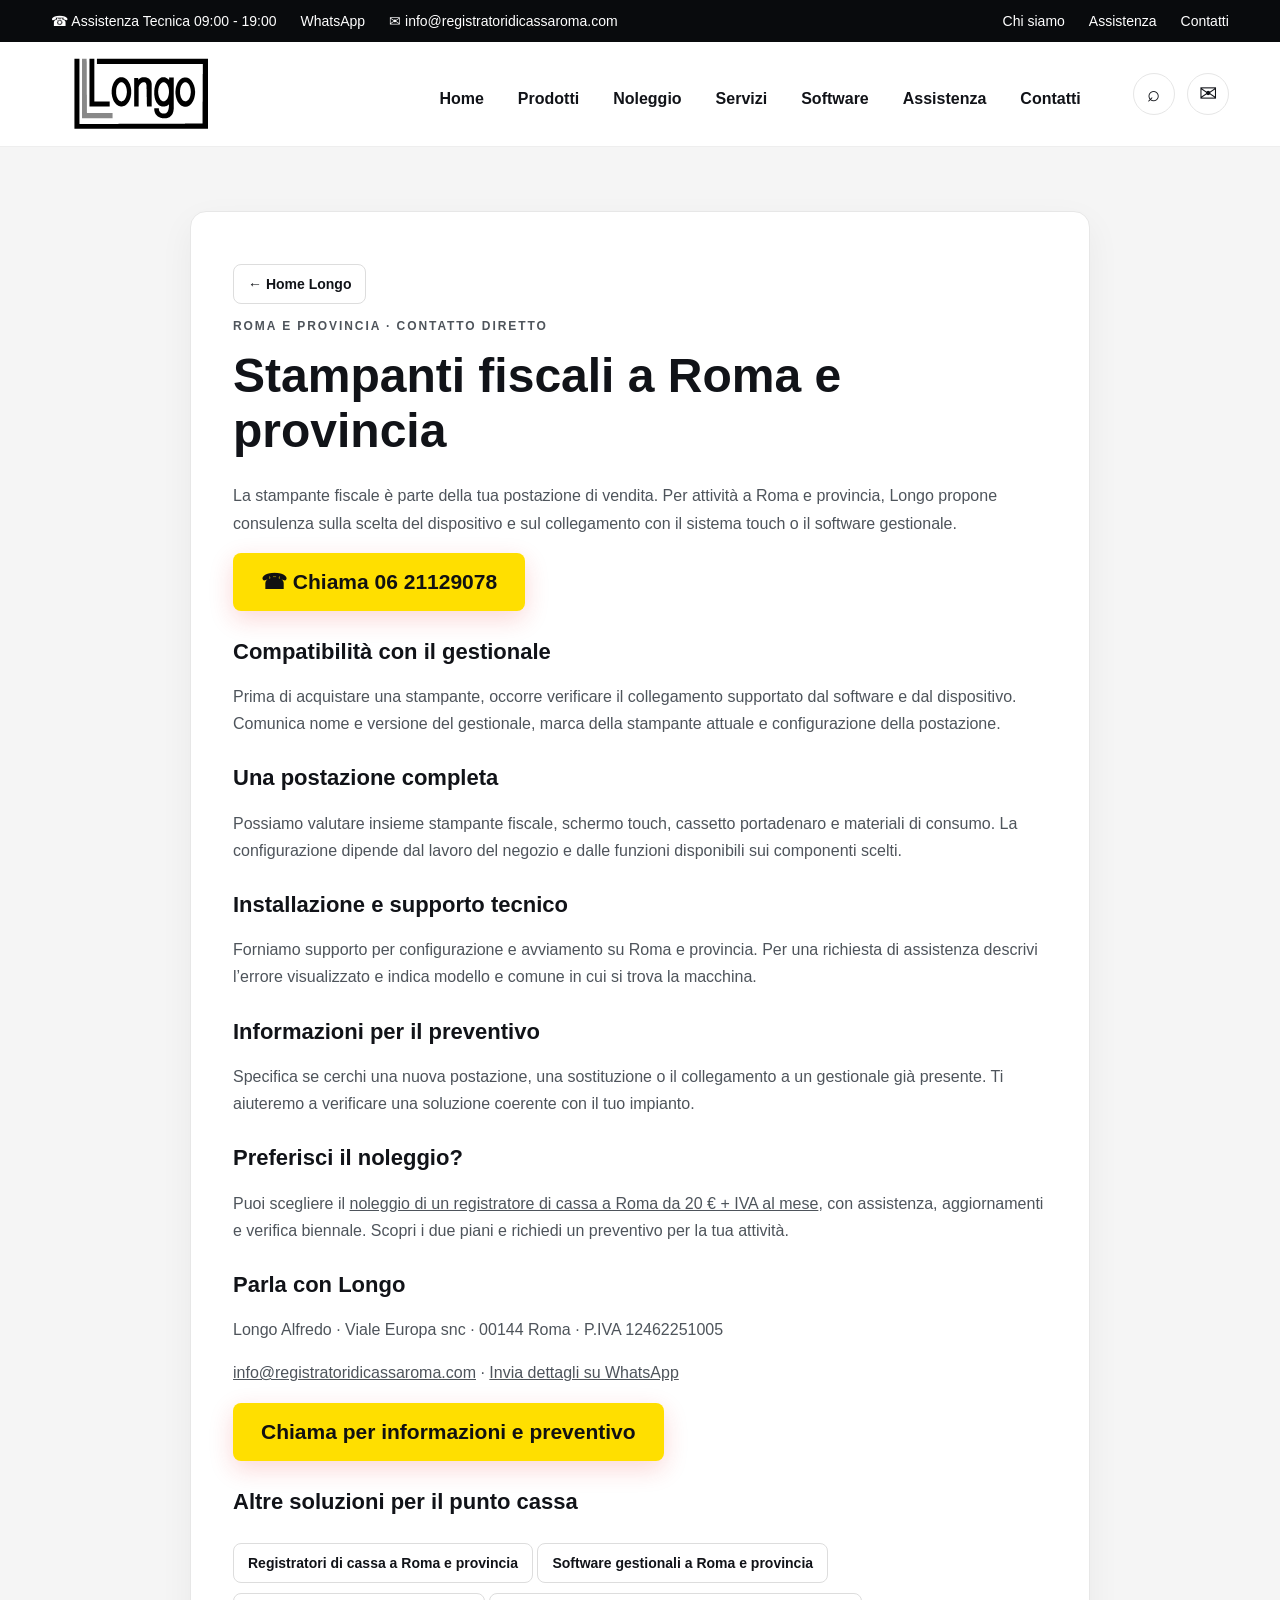
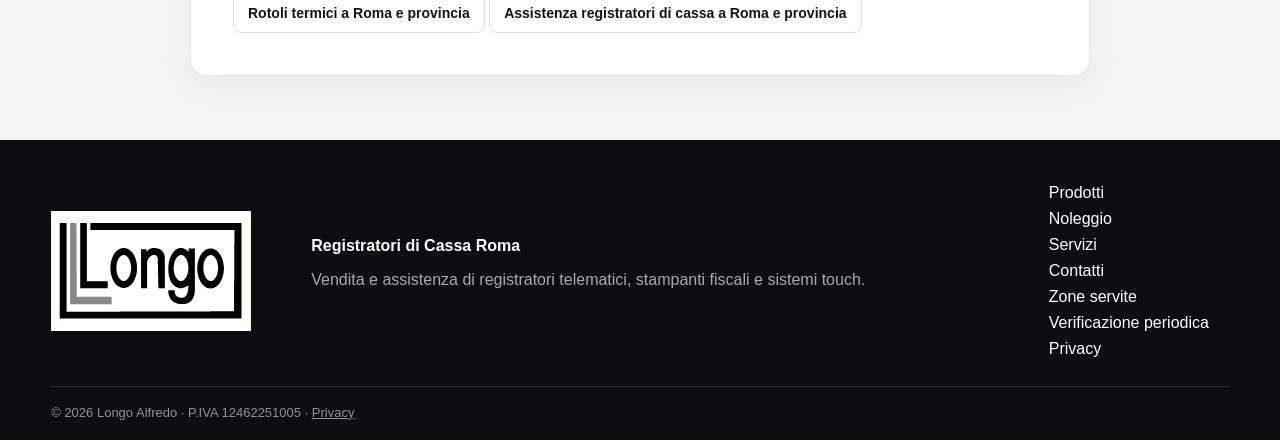
<file: stampanti-fiscali-roma.html>
<!doctype html><html lang="it"><head><meta charset="utf-8"><meta name="viewport" content="width=device-width,initial-scale=1"><title>Stampanti fiscali a Roma e provincia | Longo</title><meta name="description" content="Stampanti fiscali per punti cassa a Roma e provincia. Consulenza su compatibilità, installazione e assistenza. Chiama Longo al 06 21129078."><meta name="robots" content="index,follow,max-image-preview:large"><link rel="canonical" href="https://www.registratoridicassaroma.com/stampanti-fiscali-roma.html"><link rel="icon" href="assets/logo-longo.svg" type="image/svg+xml"><link rel="stylesheet" href="styles.css"><meta property="og:type" content="website"><meta property="og:locale" content="it_IT"><meta property="og:title" content="Stampanti fiscali a Roma e provincia | Longo"><meta property="og:description" content="Stampanti fiscali per punti cassa a Roma e provincia. Consulenza su compatibilità, installazione e assistenza. Chiama Longo al 06 21129078."><meta property="og:url" content="https://www.registratoridicassaroma.com/stampanti-fiscali-roma.html"><script type="application/ld+json">{"@context":"https://schema.org","@type":"Service","name":"Stampanti fiscali a Roma e provincia","url":"https://www.registratoridicassaroma.com/stampanti-fiscali-roma.html","description":"Stampanti fiscali per punti cassa a Roma e provincia. Consulenza su compatibilità, installazione e assistenza. Chiama Longo al 06 21129078.","areaServed":["Roma","Provincia di Roma"],"provider":{"@type":"LocalBusiness","name":"Longo Registratori di Cassa","url":"https://www.registratoridicassaroma.com/","telephone":"+390621129078","address":{"@type":"PostalAddress","streetAddress":"Viale Europa snc","postalCode":"00144","addressLocality":"Roma","addressCountry":"IT"}}}</script><script type="application/ld+json">{"@context":"https://schema.org","@type":"BreadcrumbList","itemListElement":[{"@type":"ListItem","position":1,"name":"Home","item":"https://www.registratoridicassaroma.com/"},{"@type":"ListItem","position":2,"name":"Stampanti fiscali a Roma e provincia","item":"https://www.registratoridicassaroma.com/stampanti-fiscali-roma.html"}]}</script><meta property="og:site_name" content="Longo Registratori di Cassa">
<meta property="og:image" content="https://www.registratoridicassaroma.com/assets/hero-home-2026-09-18.webp">
<meta property="og:image:type" content="image/webp">
<meta property="og:image:width" content="1672">
<meta property="og:image:height" content="942">
<meta property="og:image:alt" content="Sistema touch POS con stampante fiscale e cassetto portadenaro">
<meta name="twitter:card" content="summary_large_image">
<meta name="twitter:title" content="Stampanti fiscali a Roma e provincia | Longo">
<meta name="twitter:description" content="Stampanti fiscali per punti cassa a Roma e provincia. Consulenza su compatibilità, installazione e assistenza. Chiama Longo al 06 21129078.">
<meta name="twitter:image" content="https://www.registratoridicassaroma.com/assets/hero-home-2026-09-18.webp">
<meta name="twitter:image:alt" content="Sistema touch POS con stampante fiscale e cassetto portadenaro">
</head><body>
<a class="skip-link" href="#contenuto">Vai al contenuto</a>
<div class="topbar"><div class="container topbar-inner"><div class="top-left"><span>☎ Assistenza Tecnica 09:00 - 19:00</span><a href="https://wa.me/390621129078" target="_blank" rel="noopener">WhatsApp</a><a href="mailto:info@registratoridicassaroma.com">✉ info@registratoridicassaroma.com</a></div><div class="top-right"><a href="/#azienda">Chi siamo</a><a href="/#assistenza">Assistenza</a><a href="/#contatti">Contatti</a></div></div></div>
<header class="header"><div class="container nav-row"><a class="logo" href="/" aria-label="Longo - Home"><img src="assets/logo-longo.svg" alt="Longo" width="180" height="108"></a><nav id="nav" aria-label="Navigazione principale"><a href="/">Home</a><a href="/#prodotti">Prodotti</a><a href="noleggio-registratori-di-cassa-roma.html">Noleggio</a><a href="/#servizi">Servizi</a><a href="/#software">Software</a><a href="/#assistenza">Assistenza</a><a href="/#contatti">Contatti</a></nav><div class="nav-actions"><a href="/#prodotti" aria-label="Vai ai prodotti">⌕</a><a href="/#contatti" aria-label="Richiedi informazioni">✉</a></div><button id="menu" aria-label="Apri menu" aria-controls="nav" aria-expanded="false">☰</button></div></header>
<main id="contenuto"><section class="legal-page"><div class="container legal-card"><a class="product-link" href="/">← Home Longo</a><p class="legal-kicker">ROMA E PROVINCIA · CONTATTO DIRETTO</p><h1>Stampanti fiscali a Roma e provincia</h1><p>La stampante fiscale è parte della tua postazione di vendita. Per attività a Roma e provincia, Longo propone consulenza sulla scelta del dispositivo e sul collegamento con il sistema touch o il software gestionale.</p><a class="cta dark" href="tel:+390621129078">☎ Chiama 06 21129078</a><h2>Compatibilità con il gestionale</h2><p>Prima di acquistare una stampante, occorre verificare il collegamento supportato dal software e dal dispositivo. Comunica nome e versione del gestionale, marca della stampante attuale e configurazione della postazione.</p><h2>Una postazione completa</h2><p>Possiamo valutare insieme stampante fiscale, schermo touch, cassetto portadenaro e materiali di consumo. La configurazione dipende dal lavoro del negozio e dalle funzioni disponibili sui componenti scelti.</p><h2>Installazione e supporto tecnico</h2><p>Forniamo supporto per configurazione e avviamento su Roma e provincia. Per una richiesta di assistenza descrivi l’errore visualizzato e indica modello e comune in cui si trova la macchina.</p><h2>Informazioni per il preventivo</h2><p>Specifica se cerchi una nuova postazione, una sostituzione o il collegamento a un gestionale già presente. Ti aiuteremo a verificare una soluzione coerente con il tuo impianto.</p><h2>Preferisci il noleggio?</h2><p>Puoi scegliere il <a href="noleggio-registratori-di-cassa-roma.html">noleggio di un registratore di cassa a Roma da 20 € + IVA al mese</a>, con assistenza, aggiornamenti e verifica biennale. Scopri i due piani e richiedi un preventivo per la tua attività.</p><h2>Parla con Longo</h2><p>Longo Alfredo · Viale Europa snc · 00144 Roma · P.IVA 12462251005</p><p><a href="mailto:info@registratoridicassaroma.com">info@registratoridicassaroma.com</a> · <a href="https://wa.me/390621129078" target="_blank" rel="noopener">Invia dettagli su WhatsApp</a></p><a class="cta dark" href="tel:+390621129078">Chiama per informazioni e preventivo</a><h2>Altre soluzioni per il punto cassa</h2><a class="product-link" href="registratori-di-cassa-roma.html">Registratori di cassa a Roma e provincia</a> <a class="product-link" href="software-gestionali-roma.html">Software gestionali a Roma e provincia</a> <a class="product-link" href="rotoli-termici-roma.html">Rotoli termici a Roma e provincia</a> <a class="product-link" href="assistenza-registratori-roma-provincia.html">Assistenza registratori di cassa a Roma e provincia</a></div></section></main><footer><div class="container footer-row"><img src="assets/logo-longo.svg" alt="Longo" loading="lazy" decoding="async"><div><b>Registratori di Cassa Roma</b><p>Vendita e assistenza di registratori telematici, stampanti fiscali e sistemi touch.</p></div><div><a href="/#prodotti">Prodotti</a><a href="noleggio-registratori-di-cassa-roma.html">Noleggio</a><a href="/#servizi">Servizi</a><a href="/#contatti">Contatti</a><a href="zone-servite-roma-provincia.html">Zone servite</a><a href="verificazione-periodica-registratore-telematico-roma.html">Verificazione periodica</a><a href="privacy.html">Privacy</a></div></div><div class="container copyright">© 2026 Longo Alfredo · P.IVA 12462251005 · <a href="privacy.html">Privacy</a></div></footer>
<style>.call-mobile{display:none}@media(max-width:768px){body{padding-bottom:76px}.call-mobile{display:block;position:fixed;bottom:0;left:0;right:0;z-index:999;background:#ffdf00;color:#111;text-align:center;padding:18px 12px;font-size:20px;font-weight:800;text-decoration:none;box-shadow:0 -2px 10px #0002;padding-bottom:calc(18px + env(safe-area-inset-bottom))}}</style>
<a class="call-mobile" href="tel:+390621129078" aria-label="Chiama Longo al numero 06 21129078">☎ Chiama ora · 06 21129078</a>
<script src="script.js"></script>
</body>
</html>
</file>
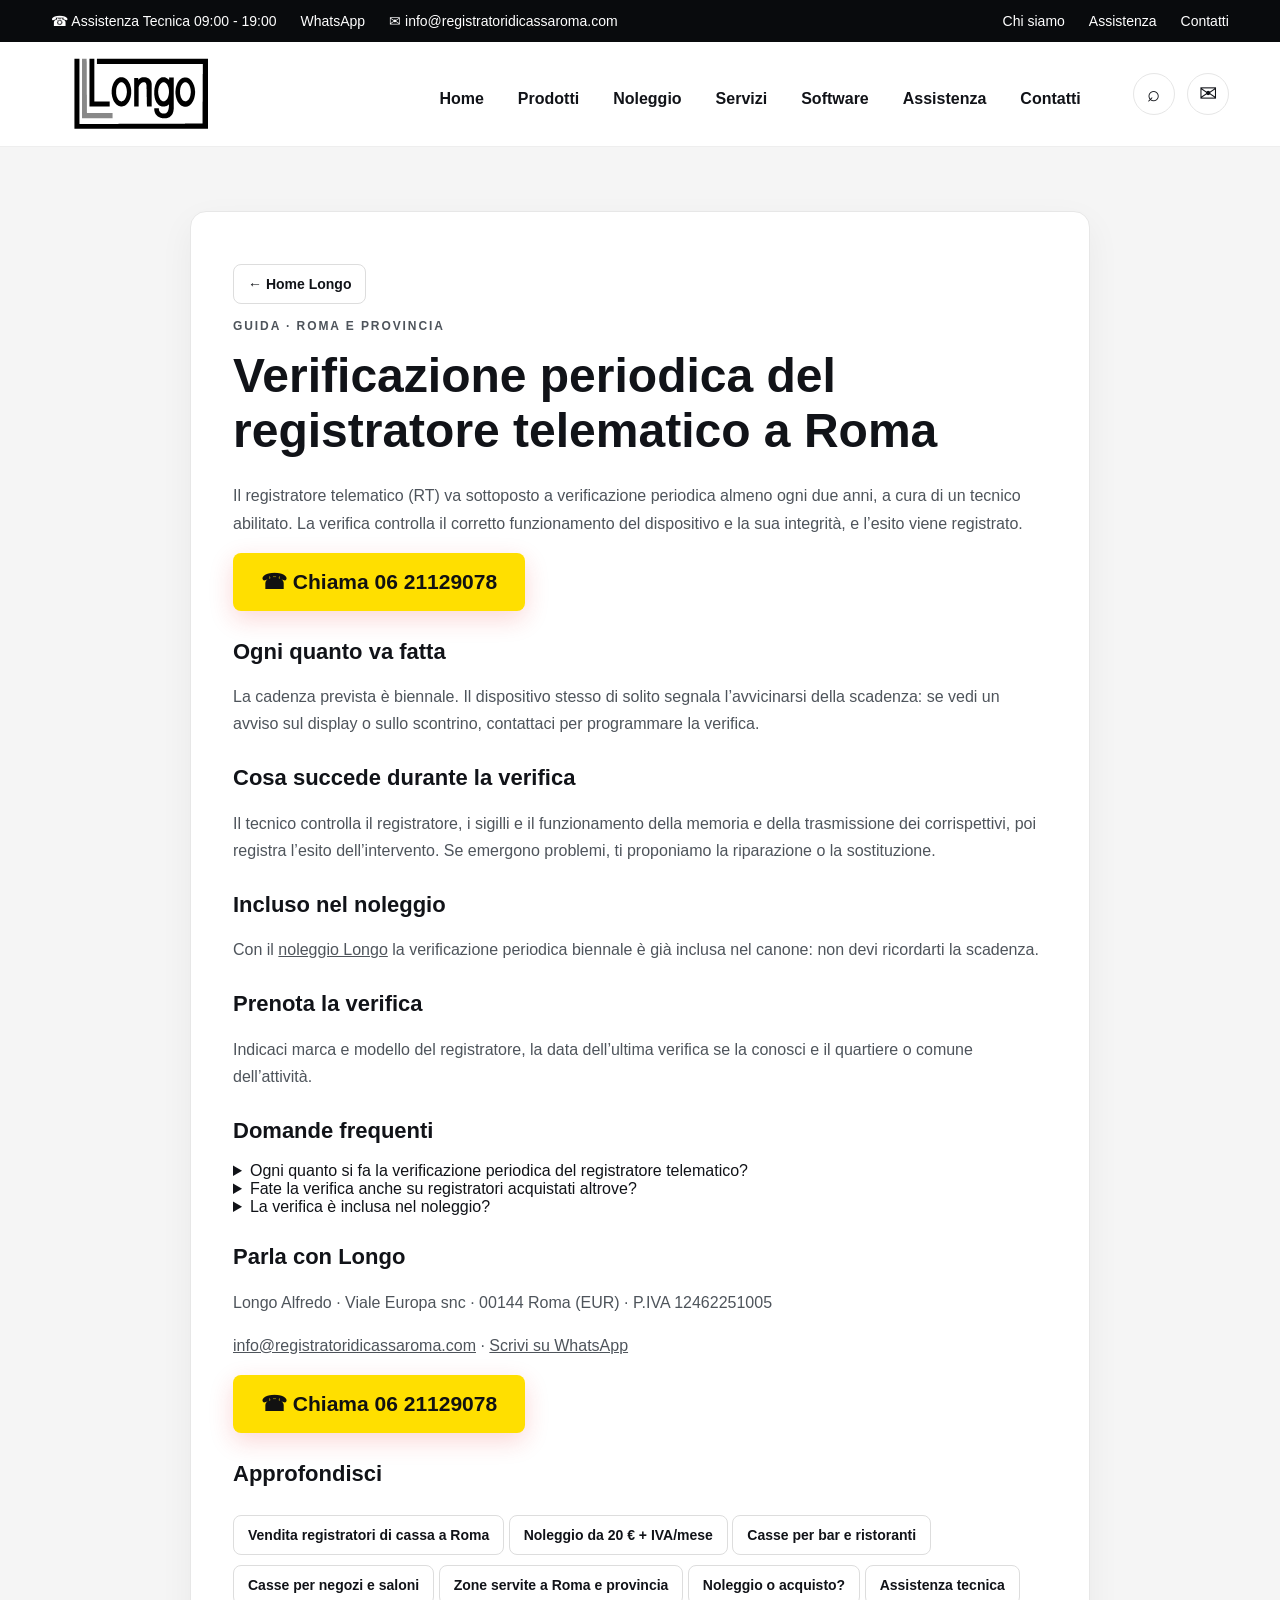
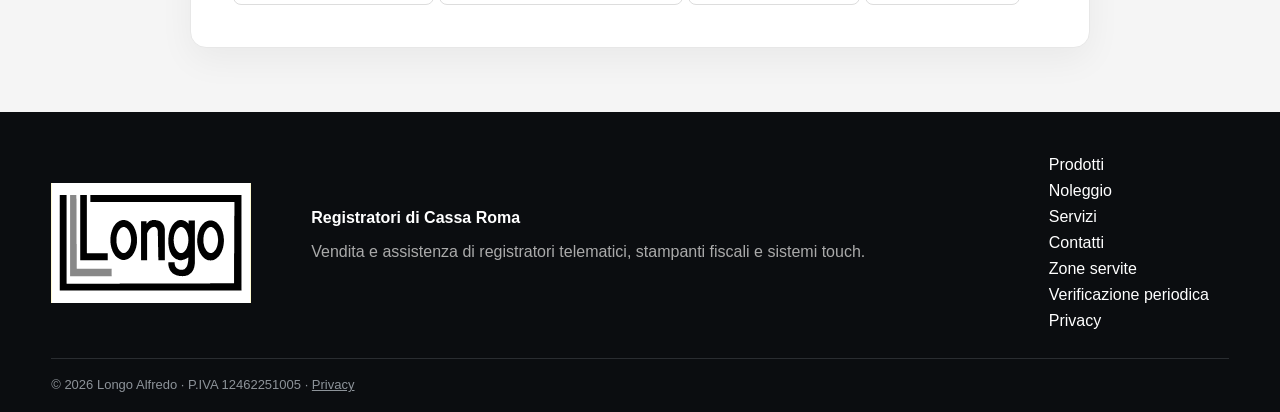
<file: verificazione-periodica-registratore-telematico-roma.html>
<!doctype html><html lang="it"><head><meta charset="utf-8"><meta name="viewport" content="width=device-width,initial-scale=1"><title>Verificazione periodica registratore telematico a Roma | Longo</title><meta name="description" content="Verificazione periodica biennale del registratore telematico a Roma e provincia: cos’è, ogni quanto va fatta e come prenotarla con un tecnico Longo."><meta name="robots" content="index,follow,max-image-preview:large"><link rel="canonical" href="https://www.registratoridicassaroma.com/verificazione-periodica-registratore-telematico-roma.html"><link rel="icon" href="assets/logo-longo.svg" type="image/svg+xml"><link rel="stylesheet" href="styles.css"><meta property="og:type" content="article"><meta property="og:locale" content="it_IT"><meta property="og:title" content="Verificazione periodica registratore telematico a Roma | Longo"><meta property="og:description" content="Verificazione periodica biennale del registratore telematico a Roma e provincia: cos’è, ogni quanto va fatta e come prenotarla con un tecnico Longo."><meta property="og:url" content="https://www.registratoridicassaroma.com/verificazione-periodica-registratore-telematico-roma.html"><script type="application/ld+json">{"@context":"https://schema.org","@type":"Article","headline":"Verificazione periodica del registratore telematico a Roma","description":"Verificazione periodica biennale del registratore telematico a Roma e provincia: cos’è, ogni quanto va fatta e come prenotarla con un tecnico Longo.","url":"https://www.registratoridicassaroma.com/verificazione-periodica-registratore-telematico-roma.html","inLanguage":"it-IT","dateModified":"2026-11-23","author":{"@type":"Organization","name":"Longo Registratori di Cassa"},"publisher":{"@type":"LocalBusiness","name":"Longo Registratori di Cassa","url":"https://www.registratoridicassaroma.com/","telephone":"+390621129078","address":{"@type":"PostalAddress","streetAddress":"Viale Europa snc","postalCode":"00144","addressLocality":"Roma","addressCountry":"IT"}}}</script><script type="application/ld+json">{"@context":"https://schema.org","@type":"BreadcrumbList","itemListElement":[{"@type":"ListItem","position":1,"name":"Home","item":"https://www.registratoridicassaroma.com/"},{"@type":"ListItem","position":2,"name":"Verificazione periodica del registratore telematico a Roma","item":"https://www.registratoridicassaroma.com/verificazione-periodica-registratore-telematico-roma.html"}]}</script><script type="application/ld+json">{"@context":"https://schema.org","@type":"FAQPage","mainEntity":[{"@type":"Question","name":"Ogni quanto si fa la verificazione periodica del registratore telematico?","acceptedAnswer":{"@type":"Answer","text":"Almeno ogni due anni, a cura di un tecnico abilitato."}},{"@type":"Question","name":"Fate la verifica anche su registratori acquistati altrove?","acceptedAnswer":{"@type":"Answer","text":"Indicaci marca e modello: verifichiamo se possiamo intervenire sul tuo dispositivo."}},{"@type":"Question","name":"La verifica è inclusa nel noleggio?","acceptedAnswer":{"@type":"Answer","text":"Sì, nei piani di noleggio Longo la verificazione periodica biennale è inclusa."}}]}</script><meta property="og:site_name" content="Longo Registratori di Cassa">
<meta property="og:image" content="https://www.registratoridicassaroma.com/assets/hero-home-2026-09-18.webp">
<meta name="twitter:card" content="summary_large_image">
<meta name="twitter:title" content="Verificazione periodica registratore telematico a Roma | Longo">
<meta name="twitter:description" content="Verificazione periodica biennale del registratore telematico a Roma e provincia: cos’è, ogni quanto va fatta e come prenotarla con un tecnico Longo.">
<meta name="twitter:image" content="https://www.registratoridicassaroma.com/assets/hero-home-2026-09-18.webp">
</head><body>
<a class="skip-link" href="#contenuto">Vai al contenuto</a>
<div class="topbar"><div class="container topbar-inner"><div class="top-left"><span>☎ Assistenza Tecnica 09:00 - 19:00</span><a href="https://wa.me/390621129078" target="_blank" rel="noopener">WhatsApp</a><a href="mailto:info@registratoridicassaroma.com">✉ info@registratoridicassaroma.com</a></div><div class="top-right"><a href="/#azienda">Chi siamo</a><a href="/#assistenza">Assistenza</a><a href="/#contatti">Contatti</a></div></div></div>
<header class="header"><div class="container nav-row"><a class="logo" href="/" aria-label="Longo - Home"><img src="assets/logo-longo.svg" alt="Longo" width="180" height="108"></a><nav id="nav" aria-label="Navigazione principale"><a href="/">Home</a><a href="/#prodotti">Prodotti</a><a href="noleggio-registratori-di-cassa-roma.html">Noleggio</a><a href="/#servizi">Servizi</a><a href="/#software">Software</a><a href="/#assistenza">Assistenza</a><a href="/#contatti">Contatti</a></nav><div class="nav-actions"><a href="/#prodotti" aria-label="Vai ai prodotti">⌕</a><a href="/#contatti" aria-label="Richiedi informazioni">✉</a></div><button id="menu" aria-label="Apri menu" aria-controls="nav" aria-expanded="false">☰</button></div></header>
<main id="contenuto"><section class="legal-page"><div class="container legal-card"><a class="product-link" href="/">← Home Longo</a><p class="legal-kicker">GUIDA · ROMA E PROVINCIA</p><h1>Verificazione periodica del registratore telematico a Roma</h1><p>Il registratore telematico (RT) va sottoposto a verificazione periodica almeno ogni due anni, a cura di un tecnico abilitato. La verifica controlla il corretto funzionamento del dispositivo e la sua integrità, e l’esito viene registrato.</p><a class="cta dark" href="tel:+390621129078">☎ Chiama 06 21129078</a><h2>Ogni quanto va fatta</h2><p>La cadenza prevista è biennale. Il dispositivo stesso di solito segnala l’avvicinarsi della scadenza: se vedi un avviso sul display o sullo scontrino, contattaci per programmare la verifica.</p><h2>Cosa succede durante la verifica</h2><p>Il tecnico controlla il registratore, i sigilli e il funzionamento della memoria e della trasmissione dei corrispettivi, poi registra l’esito dell’intervento. Se emergono problemi, ti proponiamo la riparazione o la sostituzione.</p><h2>Incluso nel noleggio</h2><p>Con il <a href="noleggio-registratori-di-cassa-roma.html">noleggio Longo</a> la verificazione periodica biennale è già inclusa nel canone: non devi ricordarti la scadenza.</p><h2>Prenota la verifica</h2><p>Indicaci marca e modello del registratore, la data dell’ultima verifica se la conosci e il quartiere o comune dell’attività.</p><h2>Domande frequenti</h2><details><summary>Ogni quanto si fa la verificazione periodica del registratore telematico?</summary><p>Almeno ogni due anni, a cura di un tecnico abilitato.</p></details><details><summary>Fate la verifica anche su registratori acquistati altrove?</summary><p>Indicaci marca e modello: verifichiamo se possiamo intervenire sul tuo dispositivo.</p></details><details><summary>La verifica è inclusa nel noleggio?</summary><p>Sì, nei piani di noleggio Longo la verificazione periodica biennale è inclusa.</p></details><h2>Parla con Longo</h2><p>Longo Alfredo · Viale Europa snc · 00144 Roma (EUR) · P.IVA 12462251005</p><p><a href="mailto:info@registratoridicassaroma.com">info@registratoridicassaroma.com</a> · <a href="https://wa.me/390621129078" target="_blank" rel="noopener">Scrivi su WhatsApp</a></p><a class="cta dark" href="tel:+390621129078">☎ Chiama 06 21129078</a><h2>Approfondisci</h2><a class="product-link" href="registratori-di-cassa-roma.html">Vendita registratori di cassa a Roma</a> <a class="product-link" href="noleggio-registratori-di-cassa-roma.html">Noleggio da 20 € + IVA/mese</a> <a class="product-link" href="registratori-di-cassa-bar-ristoranti-roma.html">Casse per bar e ristoranti</a> <a class="product-link" href="registratori-di-cassa-negozi-roma.html">Casse per negozi e saloni</a> <a class="product-link" href="zone-servite-roma-provincia.html">Zone servite a Roma e provincia</a> <a class="product-link" href="noleggio-o-acquisto-registratore-di-cassa.html">Noleggio o acquisto?</a> <a class="product-link" href="assistenza-registratori-roma-provincia.html">Assistenza tecnica</a></div></section></main><footer><div class="container footer-row"><img src="assets/logo-longo.svg" alt="Longo" loading="lazy" decoding="async"><div><b>Registratori di Cassa Roma</b><p>Vendita e assistenza di registratori telematici, stampanti fiscali e sistemi touch.</p></div><div><a href="/#prodotti">Prodotti</a><a href="noleggio-registratori-di-cassa-roma.html">Noleggio</a><a href="/#servizi">Servizi</a><a href="/#contatti">Contatti</a><a href="zone-servite-roma-provincia.html">Zone servite</a><a href="verificazione-periodica-registratore-telematico-roma.html">Verificazione periodica</a><a href="privacy.html">Privacy</a></div></div><div class="container copyright">© 2026 Longo Alfredo · P.IVA 12462251005 · <a href="privacy.html">Privacy</a></div></footer>
<style>.call-mobile{display:none}@media(max-width:768px){body{padding-bottom:76px}.call-mobile{display:block;position:fixed;bottom:0;left:0;right:0;z-index:999;background:#ffdf00;color:#111;text-align:center;padding:18px 12px;font-size:20px;font-weight:800;text-decoration:none;box-shadow:0 -2px 10px #0002;padding-bottom:calc(18px + env(safe-area-inset-bottom))}}</style>
<a class="call-mobile" href="tel:+390621129078" aria-label="Chiama Longo al numero 06 21129078">☎ Chiama ora · 06 21129078</a>
<script src="script.js"></script>
</body>
</html>
</file>
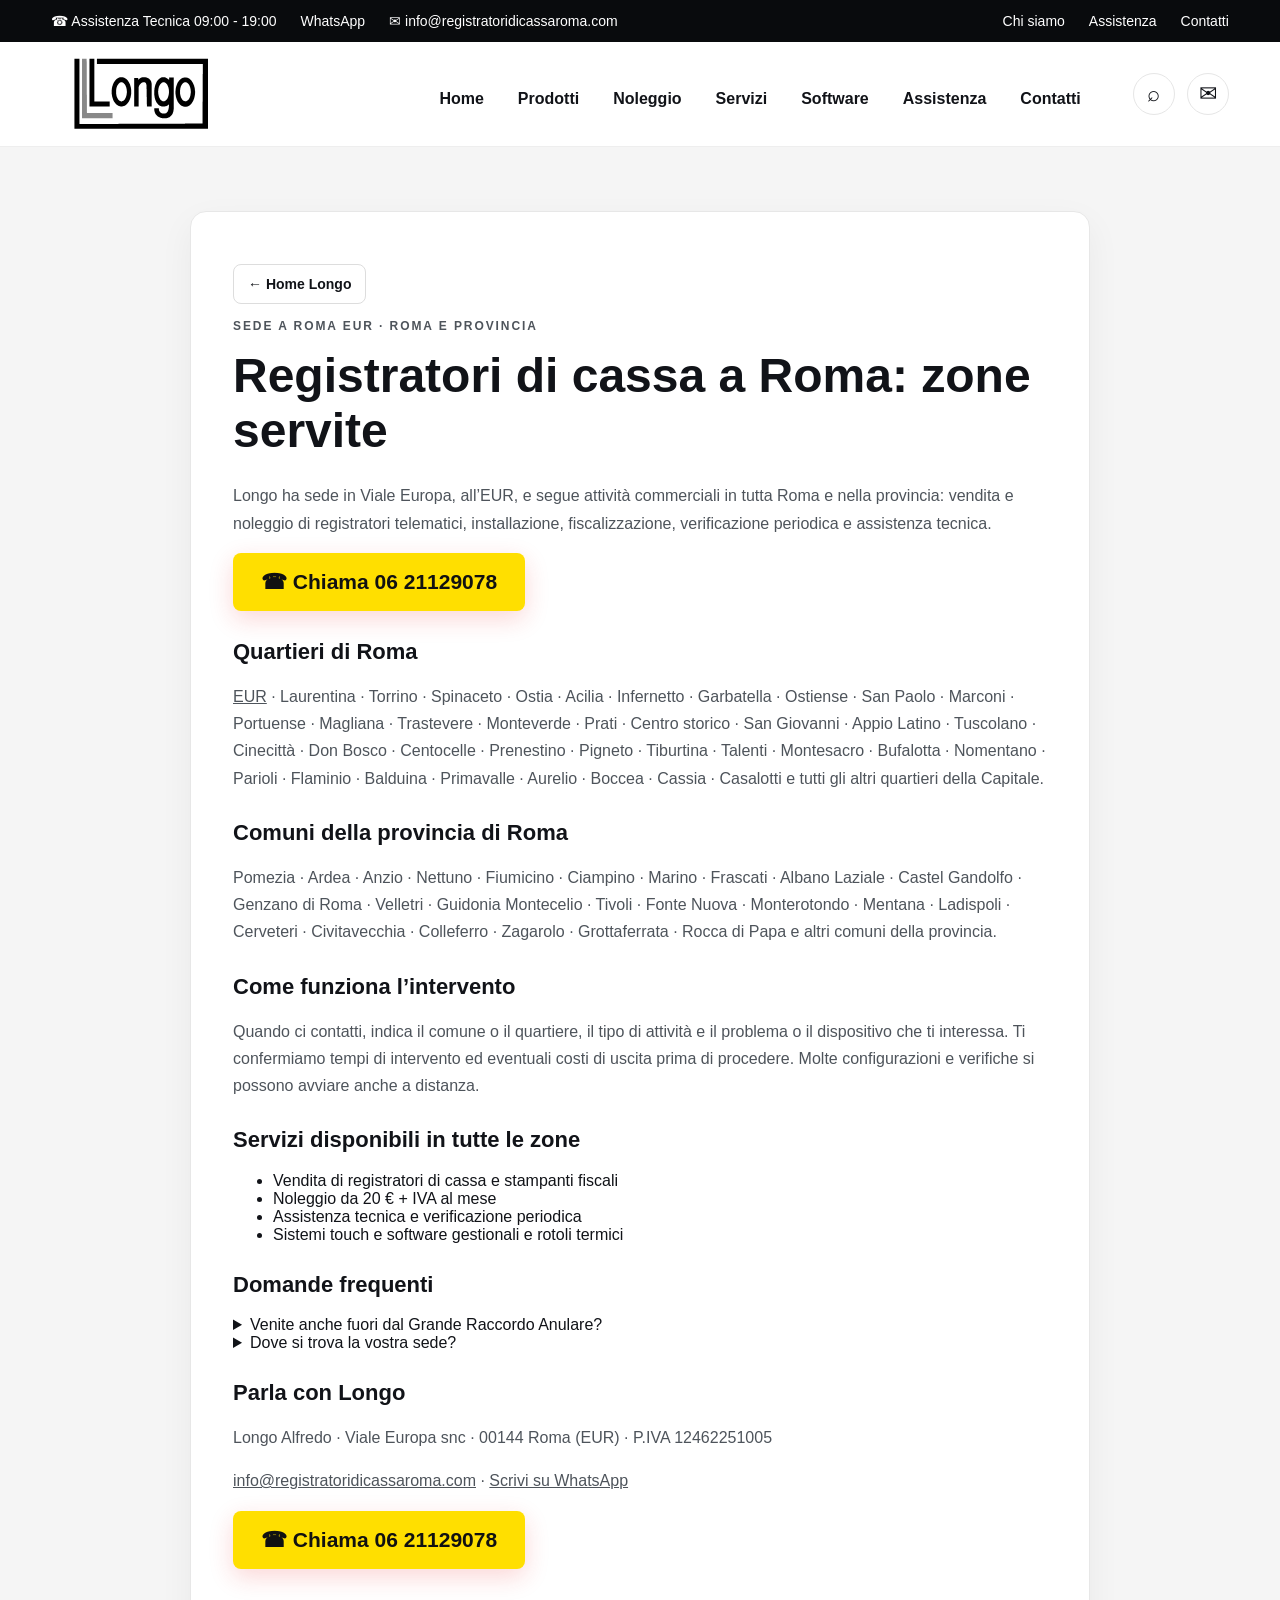
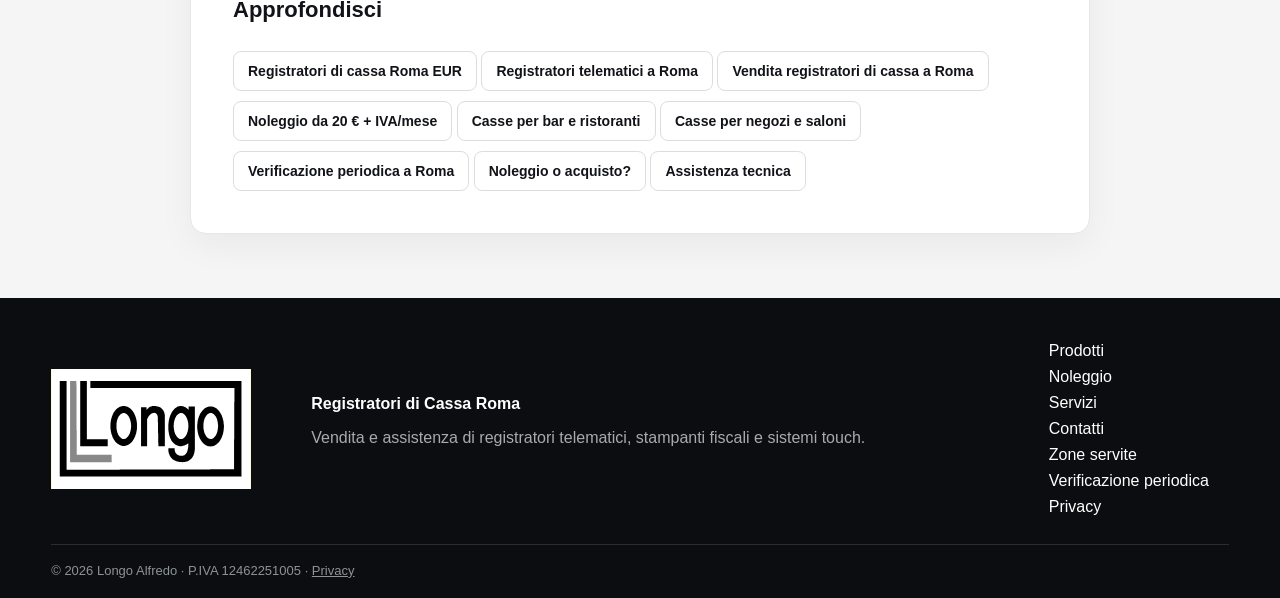
<file: zone-servite-roma-provincia.html>
<!doctype html><html lang="it"><head><meta charset="utf-8"><meta name="viewport" content="width=device-width,initial-scale=1"><title>Registratori di cassa a Roma: quartieri e comuni serviti | Longo</title><meta name="description" content="Vendita, noleggio, installazione e assistenza di registratori di cassa a Roma (EUR, Ostia, Tuscolano, Prati…) e nei comuni della provincia: Pomezia, Fiumicino, Tivoli e altri."><meta name="robots" content="index,follow,max-image-preview:large"><link rel="canonical" href="https://www.registratoridicassaroma.com/zone-servite-roma-provincia.html"><link rel="icon" href="assets/logo-longo.svg" type="image/svg+xml"><link rel="stylesheet" href="styles.css"><meta property="og:type" content="website"><meta property="og:locale" content="it_IT"><meta property="og:title" content="Registratori di cassa a Roma: quartieri e comuni serviti | Longo"><meta property="og:description" content="Vendita, noleggio, installazione e assistenza di registratori di cassa a Roma (EUR, Ostia, Tuscolano, Prati…) e nei comuni della provincia: Pomezia, Fiumicino, Tivoli e altri."><meta property="og:url" content="https://www.registratoridicassaroma.com/zone-servite-roma-provincia.html"><script type="application/ld+json">{"@context":"https://schema.org","@type":"Service","name":"Registratori di cassa a Roma: zone servite","url":"https://www.registratoridicassaroma.com/zone-servite-roma-provincia.html","description":"Vendita, noleggio, installazione e assistenza di registratori di cassa a Roma (EUR, Ostia, Tuscolano, Prati…) e nei comuni della provincia: Pomezia, Fiumicino, Tivoli e altri.","areaServed":["Roma","Provincia di Roma"],"provider":{"@type":"LocalBusiness","name":"Longo Registratori di Cassa","url":"https://www.registratoridicassaroma.com/","telephone":"+390621129078","address":{"@type":"PostalAddress","streetAddress":"Viale Europa snc","postalCode":"00144","addressLocality":"Roma","addressCountry":"IT"}}}</script><script type="application/ld+json">{"@context":"https://schema.org","@type":"BreadcrumbList","itemListElement":[{"@type":"ListItem","position":1,"name":"Home","item":"https://www.registratoridicassaroma.com/"},{"@type":"ListItem","position":2,"name":"Registratori di cassa a Roma: zone servite","item":"https://www.registratoridicassaroma.com/zone-servite-roma-provincia.html"}]}</script><script type="application/ld+json">{"@context":"https://schema.org","@type":"FAQPage","mainEntity":[{"@type":"Question","name":"Venite anche fuori dal Grande Raccordo Anulare?","acceptedAnswer":{"@type":"Answer","text":"Sì, lavoriamo in tutta la provincia di Roma. Tempi ed eventuali costi di uscita si concordano in base al comune."}},{"@type":"Question","name":"Dove si trova la vostra sede?","acceptedAnswer":{"@type":"Answer","text":"In Viale Europa snc, 00144 Roma, zona EUR."}}]}</script><meta property="og:site_name" content="Longo Registratori di Cassa">
<meta property="og:image" content="https://www.registratoridicassaroma.com/assets/hero-home-2026-09-18.webp">
<meta name="twitter:card" content="summary_large_image">
<meta name="twitter:title" content="Registratori di cassa a Roma: quartieri e comuni serviti | Longo">
<meta name="twitter:description" content="Vendita, noleggio, installazione e assistenza di registratori di cassa a Roma (EUR, Ostia, Tuscolano, Prati…) e nei comuni della provincia: Pomezia, Fiumicino, Tivoli e altri.">
<meta name="twitter:image" content="https://www.registratoridicassaroma.com/assets/hero-home-2026-09-18.webp">
</head><body>
<a class="skip-link" href="#contenuto">Vai al contenuto</a>
<div class="topbar"><div class="container topbar-inner"><div class="top-left"><span>☎ Assistenza Tecnica 09:00 - 19:00</span><a href="https://wa.me/390621129078" target="_blank" rel="noopener">WhatsApp</a><a href="mailto:info@registratoridicassaroma.com">✉ info@registratoridicassaroma.com</a></div><div class="top-right"><a href="/#azienda">Chi siamo</a><a href="/#assistenza">Assistenza</a><a href="/#contatti">Contatti</a></div></div></div>
<header class="header"><div class="container nav-row"><a class="logo" href="/" aria-label="Longo - Home"><img src="assets/logo-longo.svg" alt="Longo" width="180" height="108"></a><nav id="nav" aria-label="Navigazione principale"><a href="/">Home</a><a href="/#prodotti">Prodotti</a><a href="noleggio-registratori-di-cassa-roma.html">Noleggio</a><a href="/#servizi">Servizi</a><a href="/#software">Software</a><a href="/#assistenza">Assistenza</a><a href="/#contatti">Contatti</a></nav><div class="nav-actions"><a href="/#prodotti" aria-label="Vai ai prodotti">⌕</a><a href="/#contatti" aria-label="Richiedi informazioni">✉</a></div><button id="menu" aria-label="Apri menu" aria-controls="nav" aria-expanded="false">☰</button></div></header>
<main id="contenuto"><section class="legal-page"><div class="container legal-card"><a class="product-link" href="/">← Home Longo</a><p class="legal-kicker">SEDE A ROMA EUR · ROMA E PROVINCIA</p><h1>Registratori di cassa a Roma: zone servite</h1><p>Longo ha sede in Viale Europa, all’EUR, e segue attività commerciali in tutta Roma e nella provincia: vendita e noleggio di registratori telematici, installazione, fiscalizzazione, verificazione periodica e assistenza tecnica.</p><a class="cta dark" href="tel:+390621129078">☎ Chiama 06 21129078</a><h2>Quartieri di Roma</h2><p><a href="registratori-di-cassa-roma-eur.html">EUR</a> · Laurentina · Torrino · Spinaceto · Ostia · Acilia · Infernetto · Garbatella · Ostiense · San Paolo · Marconi · Portuense · Magliana · Trastevere · Monteverde · Prati · Centro storico · San Giovanni · Appio Latino · Tuscolano · Cinecittà · Don Bosco · Centocelle · Prenestino · Pigneto · Tiburtina · Talenti · Montesacro · Bufalotta · Nomentano · Parioli · Flaminio · Balduina · Primavalle · Aurelio · Boccea · Cassia · Casalotti e tutti gli altri quartieri della Capitale.</p><h2>Comuni della provincia di Roma</h2><p>Pomezia · Ardea · Anzio · Nettuno · Fiumicino · Ciampino · Marino · Frascati · Albano Laziale · Castel Gandolfo · Genzano di Roma · Velletri · Guidonia Montecelio · Tivoli · Fonte Nuova · Monterotondo · Mentana · Ladispoli · Cerveteri · Civitavecchia · Colleferro · Zagarolo · Grottaferrata · Rocca di Papa e altri comuni della provincia.</p><h2>Come funziona l’intervento</h2><p>Quando ci contatti, indica il comune o il quartiere, il tipo di attività e il problema o il dispositivo che ti interessa. Ti confermiamo tempi di intervento ed eventuali costi di uscita prima di procedere. Molte configurazioni e verifiche si possono avviare anche a distanza.</p><h2>Servizi disponibili in tutte le zone</h2><ul><li><a href="registratori-di-cassa-roma.html">Vendita di registratori di cassa</a> e <a href="stampanti-fiscali-roma.html">stampanti fiscali</a></li><li><a href="noleggio-registratori-di-cassa-roma.html">Noleggio da 20 € + IVA al mese</a></li><li><a href="assistenza-registratori-roma-provincia.html">Assistenza tecnica</a> e <a href="verificazione-periodica-registratore-telematico-roma.html">verificazione periodica</a></li><li><a href="software-gestionali-roma.html">Sistemi touch e software gestionali</a> e <a href="rotoli-termici-roma.html">rotoli termici</a></li></ul><h2>Domande frequenti</h2><details><summary>Venite anche fuori dal Grande Raccordo Anulare?</summary><p>Sì, lavoriamo in tutta la provincia di Roma. Tempi ed eventuali costi di uscita si concordano in base al comune.</p></details><details><summary>Dove si trova la vostra sede?</summary><p>In Viale Europa snc, 00144 Roma, zona EUR.</p></details><h2>Parla con Longo</h2><p>Longo Alfredo · Viale Europa snc · 00144 Roma (EUR) · P.IVA 12462251005</p><p><a href="mailto:info@registratoridicassaroma.com">info@registratoridicassaroma.com</a> · <a href="https://wa.me/390621129078" target="_blank" rel="noopener">Scrivi su WhatsApp</a></p><a class="cta dark" href="tel:+390621129078">☎ Chiama 06 21129078</a><h2>Approfondisci</h2><a class="product-link" href="registratori-di-cassa-roma-eur.html">Registratori di cassa Roma EUR</a> <a class="product-link" href="registratori-telematici-roma.html">Registratori telematici a Roma</a> <a class="product-link" href="registratori-di-cassa-roma.html">Vendita registratori di cassa a Roma</a> <a class="product-link" href="noleggio-registratori-di-cassa-roma.html">Noleggio da 20 € + IVA/mese</a> <a class="product-link" href="registratori-di-cassa-bar-ristoranti-roma.html">Casse per bar e ristoranti</a> <a class="product-link" href="registratori-di-cassa-negozi-roma.html">Casse per negozi e saloni</a> <a class="product-link" href="verificazione-periodica-registratore-telematico-roma.html">Verificazione periodica a Roma</a> <a class="product-link" href="noleggio-o-acquisto-registratore-di-cassa.html">Noleggio o acquisto?</a> <a class="product-link" href="assistenza-registratori-roma-provincia.html">Assistenza tecnica</a></div></section></main><footer><div class="container footer-row"><img src="assets/logo-longo.svg" alt="Longo" loading="lazy" decoding="async"><div><b>Registratori di Cassa Roma</b><p>Vendita e assistenza di registratori telematici, stampanti fiscali e sistemi touch.</p></div><div><a href="/#prodotti">Prodotti</a><a href="noleggio-registratori-di-cassa-roma.html">Noleggio</a><a href="/#servizi">Servizi</a><a href="/#contatti">Contatti</a><a href="zone-servite-roma-provincia.html">Zone servite</a><a href="verificazione-periodica-registratore-telematico-roma.html">Verificazione periodica</a><a href="privacy.html">Privacy</a></div></div><div class="container copyright">© 2026 Longo Alfredo · P.IVA 12462251005 · <a href="privacy.html">Privacy</a></div></footer>
<style>.call-mobile{display:none}@media(max-width:768px){body{padding-bottom:76px}.call-mobile{display:block;position:fixed;bottom:0;left:0;right:0;z-index:999;background:#ffdf00;color:#111;text-align:center;padding:18px 12px;font-size:20px;font-weight:800;text-decoration:none;box-shadow:0 -2px 10px #0002;padding-bottom:calc(18px + env(safe-area-inset-bottom))}}</style>
<a class="call-mobile" href="tel:+390621129078" aria-label="Chiama Longo al numero 06 21129078">☎ Chiama ora · 06 21129078</a>
<script src="script.js"></script>
</body>
</html>
</file>
<file: styles.css>
:root{--red:#e82020;--black:#0b0d10;--yellow:#ffdf00;--text:#111318;--muted:#5e646c;--line:#e7e7e7}
*{box-sizing:border-box}
html{scroll-behavior:smooth;scroll-padding-top:120px}
body{margin:0;font-family:Arial,Helvetica,sans-serif;color:var(--text);background:#fff}
a{color:inherit;text-decoration:none}
img{display:block;max-width:100%}
.skip-link{position:fixed;left:12px;top:12px;z-index:9999;background:#111;color:#fff;padding:10px 14px;border-radius:8px;transform:translateY(-160%);transition:.2s}
.skip-link:focus{transform:translateY(0)}
a:focus-visible,button:focus-visible{outline:3px solid #1d64d8;outline-offset:3px}
.container{width:min(1410px,92%);margin:auto}
.topbar{background:#090b0d;color:#fff;font-size:14px}
.topbar-inner{min-height:42px;display:flex;align-items:center;justify-content:space-between;gap:20px}
.top-left,.top-right{display:flex;align-items:center;gap:24px}
.topbar a:hover{color:#ffdf00}
.header{position:sticky;top:0;z-index:50;background:#fff;border-bottom:1px solid #eee}
.nav-row{height:104px;display:flex;align-items:center;gap:36px}
.logo{width:180px;flex:0 0 auto}
.logo img{width:100%;height:88px;object-fit:contain;background:#fff}
nav{display:flex;gap:34px;align-items:center;margin-left:auto}
nav a{font-weight:700;font-size:16px;padding:38px 0 28px;position:relative}
nav a.active,nav a:hover{color:var(--red)}
nav a.active:after{content:"";position:absolute;left:0;right:0;bottom:18px;height:3px;background:var(--red)}
.nav-actions{display:flex;gap:12px;margin-left:16px}
.nav-actions a{display:grid;place-items:center;width:42px;height:42px;border:1px solid #e6e6e6;border-radius:50%;font-size:22px;transition:.2s}
.nav-actions a:hover{background:#111;color:#fff;border-color:#111}
#menu{display:none;border:0;background:#111;color:#fff;border-radius:8px;font-size:24px;padding:8px 11px}
.hero{position:relative;background:linear-gradient(90deg,#fff 0%,#fff 42%,#f4f1ec 73%,#e6ded2 100%);overflow:hidden}
.hero-contact-overlay{position:absolute;z-index:4;left:max(4%,calc((100% - 1410px)/2));top:50%;transform:translateY(-50%);display:flex;flex-direction:column;gap:12px;min-width:390px;padding:27px 30px 28px;color:#fff;background:linear-gradient(135deg,rgba(9,11,14,.94),rgba(22,24,28,.82));border:1px solid rgba(255,255,255,.2);border-left:5px solid var(--red);border-radius:14px;box-shadow:0 18px 50px rgba(0,0,0,.38);backdrop-filter:blur(12px)}
.hero-contact-kicker{font-size:12px;font-weight:900;letter-spacing:.18em;color:#ffdf00}
.hero-contact-overlay a{display:flex;align-items:center;gap:12px;color:#fff;line-height:1.15}
.hero-contact-overlay a:hover{color:#ffdf00}
.hero-contact-icon{display:grid;place-items:center;flex:0 0 38px;width:38px;height:38px;border-radius:50%;background:var(--red);font-size:18px}
.hero-contact-overlay b{font-size:clamp(24px,2vw,34px);letter-spacing:-.02em}
.hero-contact-overlay .hero-email b{font-size:17px;letter-spacing:0}
.hero-grid{min-height:500px;display:grid;grid-template-columns:1fr 1.18fr;align-items:center}
.hero-copy{padding:54px 0 34px}
.hero-copy h1{font-size:clamp(54px,5.2vw,84px);line-height:.96;letter-spacing:-4px;margin:0 0 20px;max-width:720px}
.hero-copy h1 strong{display:block;color:var(--red);font-weight:800}
.hero-copy>p{font-size:23px;line-height:1.4;max-width:690px;margin:0 0 28px}
.cta{display:inline-flex;gap:18px;align-items:center;background:linear-gradient(180deg,#f32929,#df1616);color:#fff;font-size:21px;font-weight:800;border-radius:8px;padding:17px 28px;box-shadow:0 8px 24px rgba(232,32,32,.18)}
.cta:hover{transform:translateY(-1px)}
.hero-benefits{display:flex;gap:34px;flex-wrap:wrap;margin-top:48px}
.hero-benefits div{display:flex;flex-direction:column;gap:2px}
.hero-benefits b{font-size:17px}
.hero-benefits small{font-size:15px;color:#42474d}
.hero-visual{position:relative;min-height:500px;display:grid;place-items:center;background:radial-gradient(circle at 68% 56%,rgba(255,255,255,.85),transparent 42%)}
.hero-visual:after{content:"";position:absolute;inset:0;background:linear-gradient(90deg,rgba(255,255,255,.72),rgba(255,255,255,0) 22%);pointer-events:none}
.visual-glow{position:absolute;width:72%;height:72%;border-radius:50%;background:rgba(255,255,255,.7);filter:blur(28px)}
.hero-visual img{position:relative;z-index:2;width:min(620px,85%);max-height:420px;object-fit:contain;filter:drop-shadow(0 26px 30px rgba(0,0,0,.26))}
.hero-note{position:absolute;z-index:3;right:18px;top:125px;color:#fff;font-size:44px;line-height:1.05;font-family:cursive;font-style:italic;text-align:left;text-shadow:0 2px 7px rgba(0,0,0,.4)}
.hero-note:after{content:"";display:block;width:190px;height:6px;background:var(--red);margin-top:18px;transform:rotate(-8deg)}
.brand-strip{background:linear-gradient(180deg,#f7f8fa 0%,#fff 100%);border-top:1px solid #eceef1;border-bottom:1px solid #e3e6ea;padding:26px 0}
.brands-row{min-height:0;display:grid;grid-template-columns:repeat(6,minmax(0,1fr));align-items:stretch;gap:16px}
.brand-slot,.brand-slot.think{height:92px;display:flex;align-items:center;justify-content:center;padding:16px 20px;background:#fff;border:1px solid #e3e6ea;border-radius:12px;box-shadow:0 5px 18px rgba(11,13,16,.055);transition:transform .2s ease,box-shadow .2s ease,border-color .2s ease}
.brand-slot:hover{transform:translateY(-3px);border-color:#d5d9df;box-shadow:0 10px 24px rgba(11,13,16,.1)}
.brand-slot img,.brand-slot.think img{display:block;width:100%;height:54px;max-width:180px;max-height:54px;object-fit:contain}
.brand-slot.think{background:#111;border-color:#111}
.brand-slot.wordmark{flex-direction:column;line-height:1}
.brand-slot.wordmark b{font-size:27px}
.brand-slot.wordmark small{margin-top:8px;font-size:12px;font-weight:800;color:#555}
.categories{padding:26px 0 58px}
.category-grid{display:grid;grid-template-columns:repeat(4,1fr);gap:22px}
.category-card{height:220px;border-radius:9px;overflow:hidden;position:relative;background:#222}
.category-card img{width:100%;height:100%;object-fit:cover;background:#efe9df}
.category-card .shade{position:absolute;inset:0;background:linear-gradient(90deg,rgba(0,0,0,.78),rgba(0,0,0,.12))}
.category-card h2{position:absolute;left:24px;bottom:50px;color:#fff;font-size:31px;line-height:1.05;margin:0}
.category-card span{position:absolute;left:22px;bottom:18px;width:43px;height:43px;border-radius:50%;background:#fff;color:#111;display:grid;place-items:center;font-size:26px}
.dark-card{background:linear-gradient(145deg,#3a3026,#181818)}
.drawer-art{position:absolute;left:18%;right:8%;bottom:35px;height:84px;background:#111;border-radius:8px;box-shadow:0 18px 24px rgba(0,0,0,.4)}
.drawer-art:after{content:"";position:absolute;width:14px;height:14px;border:3px solid #aa7a38;border-radius:50%;left:55%;top:34px}
.section-title span,.software span,.assistance span,.contact span{font-size:13px;color:var(--red);font-weight:900;letter-spacing:.16em}
.section-title h2,.software h2,.assistance h2,.contact h2{font-size:42px;line-height:1.05;margin:8px 0 28px}
.products-section{padding:70px 0;background:#f7f7f7}
.product-grid{display:grid;grid-template-columns:repeat(3,1fr);gap:22px}
.product-grid article{background:#fff;border:1px solid var(--line);border-radius:14px;padding:22px;box-shadow:0 10px 28px rgba(0,0,0,.05);display:flex;flex-direction:column}
.product-grid img{height:230px;width:100%;object-fit:contain}
.product-grid b{color:var(--red);font-size:12px;letter-spacing:.12em}
.product-grid h3{font-size:25px;margin:7px 0}
.product-grid p{color:var(--muted);flex:1}
.product-link{display:inline-flex;align-items:center;justify-content:center;margin-top:10px;border:1px solid #ddd;border-radius:8px;padding:11px 14px;font-weight:800;font-size:14px}
.product-link:hover{border-color:#111;background:#111;color:#fff}
.services{padding:72px 0}
.service-grid{display:grid;grid-template-columns:repeat(4,1fr);gap:18px}
.service-grid article{border:1px solid var(--line);padding:25px;border-radius:12px}
.service-grid article>b{font-size:28px;color:var(--red)}
.service-grid h3{font-size:22px;margin:10px 0 5px}
.service-grid p{color:var(--muted);margin:0}
.software{padding:60px 0;background:#111;color:#fff}
.split{display:flex;align-items:center;justify-content:space-between;gap:40px}
.software p,.assistance p{font-size:18px;max-width:700px}
.cta.dark{background:var(--yellow);color:#111}
.assistance{padding:64px 0;background:#f3f3f3}
.phone-card{display:flex;align-items:center;gap:10px;background:#fff;border:2px solid #1b873d;border-radius:12px;padding:16px 22px;color:#126f34;font-size:24px}
.phone-card small{font-size:13px;color:#555}
.contact{padding:70px 0;background:var(--yellow)}
.contact-grid{display:grid;grid-template-columns:1fr 1fr;gap:60px;align-items:center}
.contact p{font-size:18px;line-height:1.6}
.contact-cards{display:grid;gap:14px}
.contact-cards a{background:#fff;border-radius:10px;padding:18px 20px;display:flex;flex-direction:column}
.contact-cards small{font-size:11px;color:#777;letter-spacing:.12em}
.contact-cards b{font-size:20px}
footer{background:#0b0d10;color:#fff;padding:44px 0 20px}
.footer-row{display:grid;grid-template-columns:220px 1fr 180px;gap:40px;align-items:center}
.footer-row img{width:200px;height:auto;object-fit:contain;background:var(--yellow)}
.footer-row p{color:#aaa;max-width:620px}
.footer-row>div:last-child{display:flex;flex-direction:column;gap:8px}
.copyright{border-top:1px solid #2a2d31;margin-top:28px;padding-top:18px;color:#8d9399;font-size:13px}
.copyright a{text-decoration:underline}
.legal-page{background:#f5f5f5;padding:64px 0}
.legal-card{max-width:900px;background:#fff;border:1px solid var(--line);border-radius:16px;padding:42px;box-shadow:0 12px 35px rgba(0,0,0,.05)}
.legal-kicker{color:var(--red);font-size:12px;font-weight:900;letter-spacing:.16em}
.legal-card h1{font-size:48px;margin:8px 0 24px}
.legal-card h2{font-size:22px;margin-top:28px}
.legal-card p{color:#4e545b;line-height:1.7}
.legal-card p a{text-decoration:underline}
.legal-note{font-size:13px}
@media(max-width:1180px){nav{gap:18px}
.nav-actions{display:none}
.hero-grid{grid-template-columns:1fr 1fr}
.hero-copy h1{font-size:58px}
.hero-note{font-size:34px}
.brands-row{grid-template-columns:repeat(3,minmax(0,1fr));padding:0}
.category-grid{grid-template-columns:repeat(2,1fr)}
}
@media(max-width:820px){.top-right{display:none}
.hero-contact-overlay{left:4%;right:4%;top:auto;bottom:12px;transform:none;min-width:0;padding:12px 14px;gap:7px;border-left-width:4px;border-radius:10px}
.hero-contact-kicker{display:none}
.hero-contact-overlay a{gap:8px}
.hero-contact-icon{flex-basis:30px;width:30px;height:30px;font-size:14px}
.hero-contact-overlay b{font-size:19px}
.hero-contact-overlay .hero-email b{font-size:13px}
.top-left{gap:12px;flex-wrap:wrap;padding:8px 0}
.nav-row{height:84px}
.logo{width:150px}
.logo img{height:70px}
#menu{display:block;margin-left:auto}
nav{display:none;position:absolute;top:84px;left:4%;right:4%;background:#fff;border:1px solid #eee;border-radius:10px;padding:12px;flex-direction:column;align-items:stretch;box-shadow:0 16px 30px rgba(0,0,0,.12)}
nav.open{display:flex}
nav a{padding:12px}
nav a.active:after{display:none}
.hero-grid{grid-template-columns:1fr}
.hero-copy{padding-top:40px}
.hero-visual{min-height:380px}
.hero-note{right:12px;top:80px}
.hero-benefits{margin-top:32px}
.brands-row{grid-template-columns:repeat(2,minmax(0,1fr))}
.category-grid,.product-grid,.service-grid,.contact-grid{grid-template-columns:1fr}
.split{flex-direction:column;align-items:flex-start}
.footer-row{grid-template-columns:1fr}
.footer-row img{width:170px}
.legal-card{padding:28px}
.legal-card h1{font-size:38px}
}
@media(max-width:520px){.top-left a:nth-child(3){display:none}
.hero-copy h1{font-size:44px;letter-spacing:-2px}
.hero-copy>p{font-size:18px}
.hero-note{font-size:27px}
.hero-benefits{display:grid;grid-template-columns:1fr 1fr;gap:16px}
.brand-strip{padding:18px 0}
.brands-row{grid-template-columns:repeat(2,minmax(0,1fr));gap:10px}
.brand-slot,.brand-slot.think{height:78px;padding:12px 14px}
.brand-slot img,.brand-slot.think img{height:46px;max-height:46px}
.brand-slot.wordmark b{font-size:20px}
.category-card{height:190px}
.category-card h2{font-size:26px}
.section-title h2,.software h2,.assistance h2,.contact h2{font-size:34px}
.contact-cards b{font-size:16px;word-break:break-word}
.legal-card h1{font-size:32px}
}

/* Percorso commerciale homepage: contatto diretto, senza tracker aggiuntivi. */
.sales-intro{padding-top:32px;padding-bottom:32px}.sales-kicker{font-size:13px;font-weight:800;letter-spacing:.06em}.sales-intro h1{font-size:clamp(28px,4vw,44px);line-height:1.15;margin:0 0 16px;max-width:950px}.sales-intro>p{max-width:900px;line-height:1.6}.sales-actions{display:flex;gap:20px;align-items:center;flex-wrap:wrap;margin:24px 0 12px}.sales-phone{font-weight:700;text-decoration:underline}.sales-note{font-size:14px;color:#555}.sales-paths{display:grid;position:static;grid-template-columns:repeat(3,minmax(0,1fr));gap:16px;margin:24px 0 0;padding:0;background:none;border:0;box-shadow:none}.sales-paths a{display:block;border:1px solid #ddd;border-radius:12px;padding:20px;color:#111;background:#fafafa;text-decoration:none}.sales-paths strong,.sales-paths span{display:block}.sales-paths strong{font-size:19px;margin-bottom:8px}.sales-paths span{font-size:14px;line-height:1.5}.sales-paths a:hover{border-color:#111;background:#fff9cf}.sales-actions a:focus-visible,.sales-paths a:focus-visible,.sales-mobile a:focus-visible{outline:3px solid #245cdb;outline-offset:3px}.sales-mobile{display:none}
@media(max-width:820px){.sales-paths{display:grid;grid-template-columns:1fr}.sales-actions{align-items:stretch;flex-direction:column}.sales-actions .cta{text-align:center;white-space:normal}}
@media(max-width:768px){body:has(.sales-mobile){padding-bottom:calc(90px + env(safe-area-inset-bottom))}.sales-mobile{display:grid;grid-template-columns:1fr 1fr;position:fixed;bottom:0;left:0;right:0;z-index:999;gap:8px;padding:10px 12px calc(10px + env(safe-area-inset-bottom));background:#fff;box-shadow:0 -2px 10px #0002}.sales-mobile a{display:flex;align-items:center;justify-content:center;min-height:48px;padding:8px;border-radius:8px;background:#111;color:#fff;text-align:center;font-size:15px;font-weight:800;text-decoration:none}.sales-mobile a:last-child{background:#ffdf00;color:#111}}

.buying-guide{background:#f7f7f7;padding:56px 0}.buying-grid{display:grid;grid-template-columns:repeat(3,minmax(0,1fr));gap:20px}.buying-grid article{background:#fff;padding:26px;border:1px solid var(--line);border-radius:14px}.buying-grid h3{font-size:24px;margin:0 0 14px}.buying-grid p,.quote-section p,.quote-steps li{line-height:1.65}.quote-section{background:#fffae0;padding:64px 0;scroll-margin-top:120px}.quote-layout{display:grid;grid-template-columns:1fr 1fr;gap:48px;align-items:start}.quote-layout h2,.buying-faq h2{font-size:clamp(27px,3vw,38px);line-height:1.15}.quote-steps{padding-left:24px}.quote-steps li{padding:8px 0}.quote-steps strong{display:block}.quote-form{background:#fff;padding:28px;border:1px solid #ddd;border-radius:16px;box-shadow:0 10px 30px #00000008}.quote-form label{display:block;font-weight:700;margin:0 0 9px}.quote-form label span{font-weight:400;font-size:14px}.quote-form select,.quote-form input,.quote-form textarea{display:block;width:100%;min-width:0;font:inherit;font-size:16px;line-height:1.4;border:1px solid #999;border-radius:8px;padding:13px 12px;margin-bottom:20px;background:#fff;color:#111}.quote-form textarea{resize:vertical}.quote-form :is(input,select,textarea):focus-visible{outline:3px solid #245cdb;outline-offset:2px}.quote-form .cta{border:0;width:100%;justify-content:center;font-size:17px;cursor:pointer}.quote-form .sales-note a,.buying-faq a:not(.cta){text-decoration:underline}.quote-email{display:block;width:100%;padding:15px 10px;margin-top:10px;border:1px solid #ccc;border-radius:8px;background:#fff;color:#111;font-size:16px;cursor:pointer}.quote-form #quote-status{font-size:14px;line-height:1.5}.buying-faq{padding-top:56px;padding-bottom:64px;max-width:1000px}.buying-faq details{border-bottom:1px solid #ddd;padding:20px 0}.buying-faq summary{font-size:19px;font-weight:700;cursor:pointer;line-height:1.5}.buying-faq details p{line-height:1.7;color:#444}.buying-faq>.cta{margin-top:28px}@media(max-width:820px){.buying-grid,.quote-layout{grid-template-columns:1fr}.quote-layout{gap:24px}.quote-form{padding:22px}.quote-section,.buying-guide{padding:40px 0}}@media(prefers-reduced-motion:reduce){html{scroll-behavior:auto}*{transition:none!important}}

/* Noleggio */
.rental-home{background:#111;color:#fff;padding:42px 0}.rental-home p{font-size:18px;line-height:1.6;max-width:850px}.rental-home .section-title span{color:#ffdf00}.rental-home h2{margin-bottom:18px}
.rental-hero{padding:64px 0;background:#f5f5f5}.rental-intro{display:grid;grid-template-columns:1.25fr 1fr;gap:48px;align-items:center}.rental-intro h1{font-size:clamp(32px,4vw,58px);line-height:1.08;margin:14px 0 24px}.rental-intro p{font-size:18px;line-height:1.65}.rental-intro img{width:100%;height:auto;max-height:420px;object-fit:contain;border-radius:16px}.rental-section{padding:64px 0}.rental-light{background:#f5f5f5}.rental-plans{display:grid;grid-template-columns:1fr 1fr;gap:24px}.rental-plan{border:2px solid #ddd;border-radius:16px;padding:32px}.rental-plus{border-color:#111;background:#111;color:#fff}.rental-plus .legal-kicker{color:#ffdf00}.rental-plan h3{font-size:26px;margin:12px 0}.rental-price{font-size:48px;font-weight:800;margin:18px 0}.rental-price span{font-size:18px;font-weight:400;display:block}.rental-plan li{margin:12px 0;line-height:1.5}.rental-plan p:not(.rental-price){line-height:1.6}.rental-note{font-size:16px;line-height:1.6;color:#555}.rental-reading{max-width:940px}.rental-reading h2{font-size:32px;line-height:1.2;margin:32px 0 18px}.rental-reading p,.rental-reading li{font-size:18px;line-height:1.7}.rental-reading li{margin-bottom:18px}.rental-faq details{padding:20px 0;border-bottom:1px solid #ddd}.rental-faq summary{font-size:18px;font-weight:700;cursor:pointer}.rental-faq details p{margin-bottom:0}
@media(min-width:821px) and (max-width:1020px){nav{gap:12px}.nav-row{gap:18px}.logo{width:140px}nav a{font-size:14px}}
@media(max-width:820px){.rental-intro,.rental-plans{grid-template-columns:1fr}.rental-hero,.rental-section{padding:40px 0}.rental-intro{gap:28px}.rental-plan{padding:24px}.rental-intro img{max-height:280px}.rental-intro .cta,.rental-reading .cta{font-size:18px;padding:16px 20px}.rental-reading h2{font-size:28px}}
</file>
